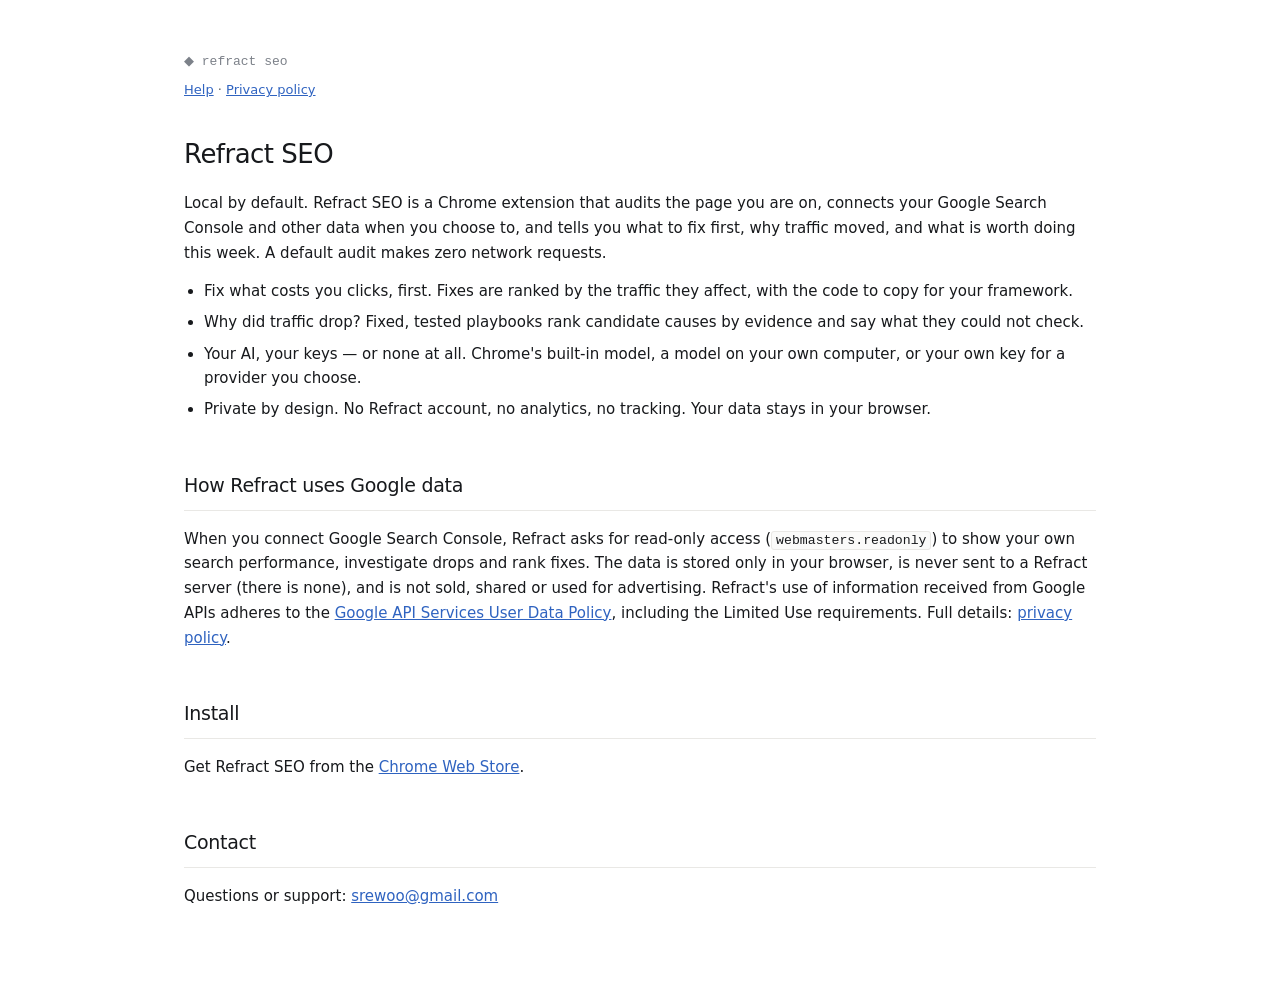
<file: index.html>
<!doctype html>
<html lang="en">
  <head>
    <meta charset="utf-8" />
    <meta name="viewport" content="width=device-width,initial-scale=1" />
    <title>Refract SEO — the SEO assistant that stays on your machine</title>
    <meta name="description" content="Refract SEO is a Chrome extension that audits the page you are on, explains your Search Console data and tells you what to fix first. Local by default." />
    <link rel="icon" href="site/refract-seo/icon.png" />
    <link rel="stylesheet" href="site/refract-seo/help.css" />
  </head>
  <body>
    <header>
      <span class="mark">&#9670; refract seo</span>
      <p class="sub"><a href="site/refract-seo/help.html">Help</a> · <a href="site/refract-seo/privacy.html">Privacy policy</a></p>
    </header>
    <main>
      <h1>Refract SEO</h1>
      <p><strong>Local by default.</strong> Refract SEO is a Chrome extension that audits the page you are on, connects your Google Search Console and other data when you choose to, and tells you what to fix first, why traffic moved, and what is worth doing this week. A default audit makes zero network requests.</p>
      <ul>
        <li><strong>Fix what costs you clicks, first.</strong> Fixes are ranked by the traffic they affect, with the code to copy for your framework.</li>
        <li><strong>Why did traffic drop?</strong> Fixed, tested playbooks rank candidate causes by evidence and say what they could not check.</li>
        <li><strong>Your AI, your keys — or none at all.</strong> Chrome's built-in model, a model on your own computer, or your own key for a provider you choose.</li>
        <li><strong>Private by design.</strong> No Refract account, no analytics, no tracking. Your data stays in your browser.</li>
      </ul>
      <h2 id="google-data">How Refract uses Google data</h2>
      <p>When you connect Google Search Console, Refract asks for read-only access (<code>webmasters.readonly</code>) to show your own search performance, investigate drops and rank fixes. The data is stored only in your browser, is never sent to a Refract server (there is none), and is not sold, shared or used for advertising. Refract's use of information received from Google APIs adheres to the <a href="https://developers.google.com/terms/api-services-user-data-policy" target="_blank" rel="noopener">Google API Services User Data Policy</a>, including the Limited Use requirements. Full details: <a href="site/refract-seo/privacy.html">privacy policy</a>.</p>
      <h2 id="install">Install</h2>
      <p>Get Refract SEO from the <a href="https://chromewebstore.google.com/detail/gdoeifncbiempdonipllfidelkaehkdg" target="_blank" rel="noopener">Chrome Web Store</a>.</p>
      <h2 id="contact">Contact</h2>
      <p>Questions or support: <a href="mailto:srewoo@gmail.com">srewoo@gmail.com</a></p>
    </main>
  </body>
</html>
</file>
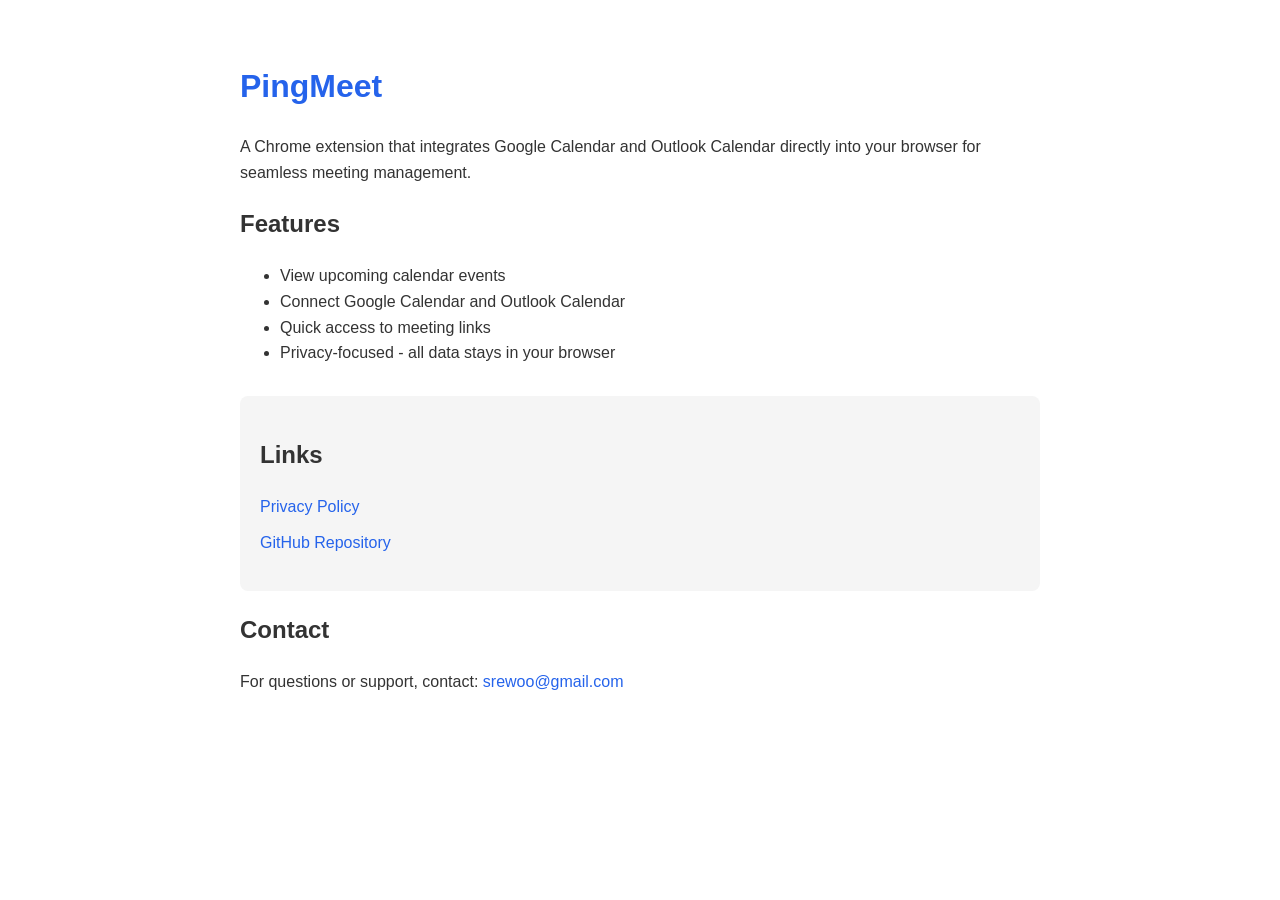
<file: pingmeet/index.html>
<!DOCTYPE html>
<html lang="en">
<head>
    <meta charset="UTF-8">
    <meta name="viewport" content="width=device-width, initial-scale=1.0">
    <meta name="google-site-verification" content="google839272f6c29a7b73" />
    <title>PingMeet - Calendar Integration Chrome Extension</title>
    <style>
        body {
            font-family: -apple-system, BlinkMacSystemFont, 'Segoe UI', Roboto, Oxygen, Ubuntu, sans-serif;
            max-width: 800px;
            margin: 0 auto;
            padding: 40px 21px;
            line-height: 1.6;
            color: #333;
        }
        h1 {
            color: #2563eb;
        }
        a {
            color: #2563eb;
            text-decoration: none;
        }
        a:hover {
            text-decoration: underline;
        }
        .links {
            margin-top: 30px;
            padding: 20px;
            background: #f5f5f5;
            border-radius: 8px;
        }
        .links ul {
            list-style: none;
            padding: 0;
        }
        .links li {
            margin: 10px 0;
        }
    </style>
</head>
<body>
    <h1>PingMeet</h1>
    <p>A Chrome extension that integrates Google Calendar and Outlook Calendar directly into your browser for seamless meeting management.</p>

    <h2>Features</h2>
    <ul>
        <li>View upcoming calendar events</li>
        <li>Connect Google Calendar and Outlook Calendar</li>
        <li>Quick access to meeting links</li>
        <li>Privacy-focused - all data stays in your browser</li>
    </ul>

    <div class="links">
        <h2>Links</h2>
        <ul>
            <li><a href="https://srewoo.github.io/pingmeet/privacy-policy.html">Privacy Policy</a></li>
            <li><a href="https://github.com/srewoo/PingMeet">GitHub Repository</a></li>
        </ul>
    </div>

    <h2>Contact</h2>
    <p>For questions or support, contact: <a href="mailto:srewoo@gmail.com">srewoo@gmail.com</a></p>
</body>
</html>
</file>
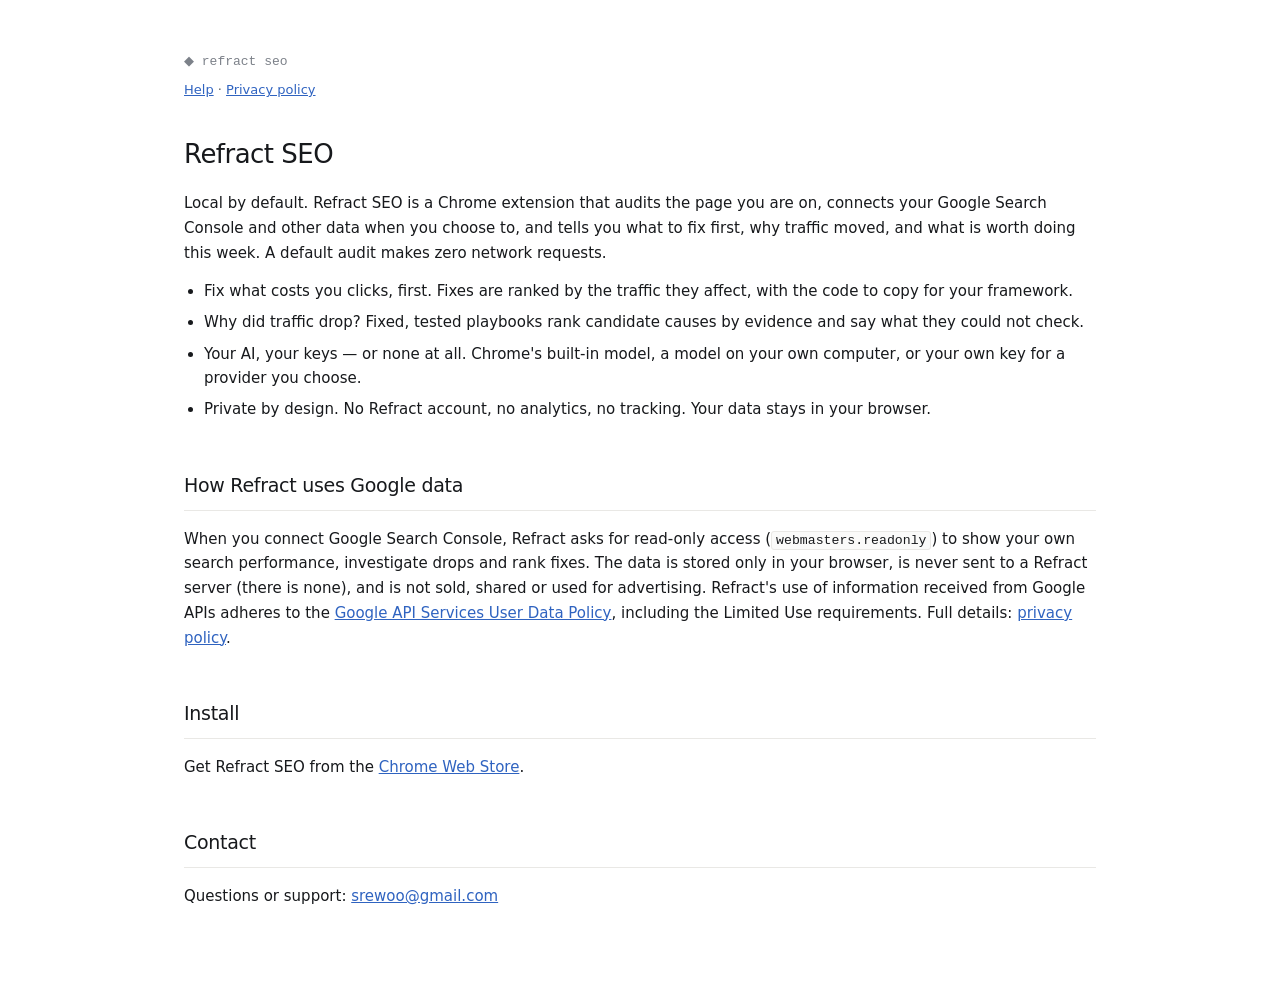
<file: site/refract-seo/index.html>
<!doctype html>
<html lang="en">
  <head>
    <meta charset="utf-8" />
    <meta name="viewport" content="width=device-width,initial-scale=1" />
    <title>Refract SEO — the SEO assistant that stays on your machine</title>
    <meta name="description" content="Refract SEO is a Chrome extension that audits the page you are on, explains your Search Console data and tells you what to fix first. Local by default." />
    <link rel="icon" href="icon.png" />
    <link rel="stylesheet" href="./help.css" />
  </head>
  <body>
    <header>
      <span class="mark">&#9670; refract seo</span>
      <p class="sub"><a href="help.html">Help</a> · <a href="privacy.html">Privacy policy</a></p>
    </header>
    <main>
      <h1>Refract SEO</h1>
      <p><strong>Local by default.</strong> Refract SEO is a Chrome extension that audits the page you are on, connects your Google Search Console and other data when you choose to, and tells you what to fix first, why traffic moved, and what is worth doing this week. A default audit makes zero network requests.</p>
      <ul>
        <li><strong>Fix what costs you clicks, first.</strong> Fixes are ranked by the traffic they affect, with the code to copy for your framework.</li>
        <li><strong>Why did traffic drop?</strong> Fixed, tested playbooks rank candidate causes by evidence and say what they could not check.</li>
        <li><strong>Your AI, your keys — or none at all.</strong> Chrome's built-in model, a model on your own computer, or your own key for a provider you choose.</li>
        <li><strong>Private by design.</strong> No Refract account, no analytics, no tracking. Your data stays in your browser.</li>
      </ul>
      <h2 id="google-data">How Refract uses Google data</h2>
      <p>When you connect Google Search Console, Refract asks for read-only access (<code>webmasters.readonly</code>) to show your own search performance, investigate drops and rank fixes. The data is stored only in your browser, is never sent to a Refract server (there is none), and is not sold, shared or used for advertising. Refract's use of information received from Google APIs adheres to the <a href="https://developers.google.com/terms/api-services-user-data-policy" target="_blank" rel="noopener">Google API Services User Data Policy</a>, including the Limited Use requirements. Full details: <a href="privacy.html">privacy policy</a>.</p>
      <h2 id="install">Install</h2>
      <p>Get Refract SEO from the <a href="https://chromewebstore.google.com/detail/gdoeifncbiempdonipllfidelkaehkdg" target="_blank" rel="noopener">Chrome Web Store</a>.</p>
      <h2 id="contact">Contact</h2>
      <p>Questions or support: <a href="mailto:srewoo@gmail.com">srewoo@gmail.com</a></p>
    </main>
  </body>
</html>
</file>
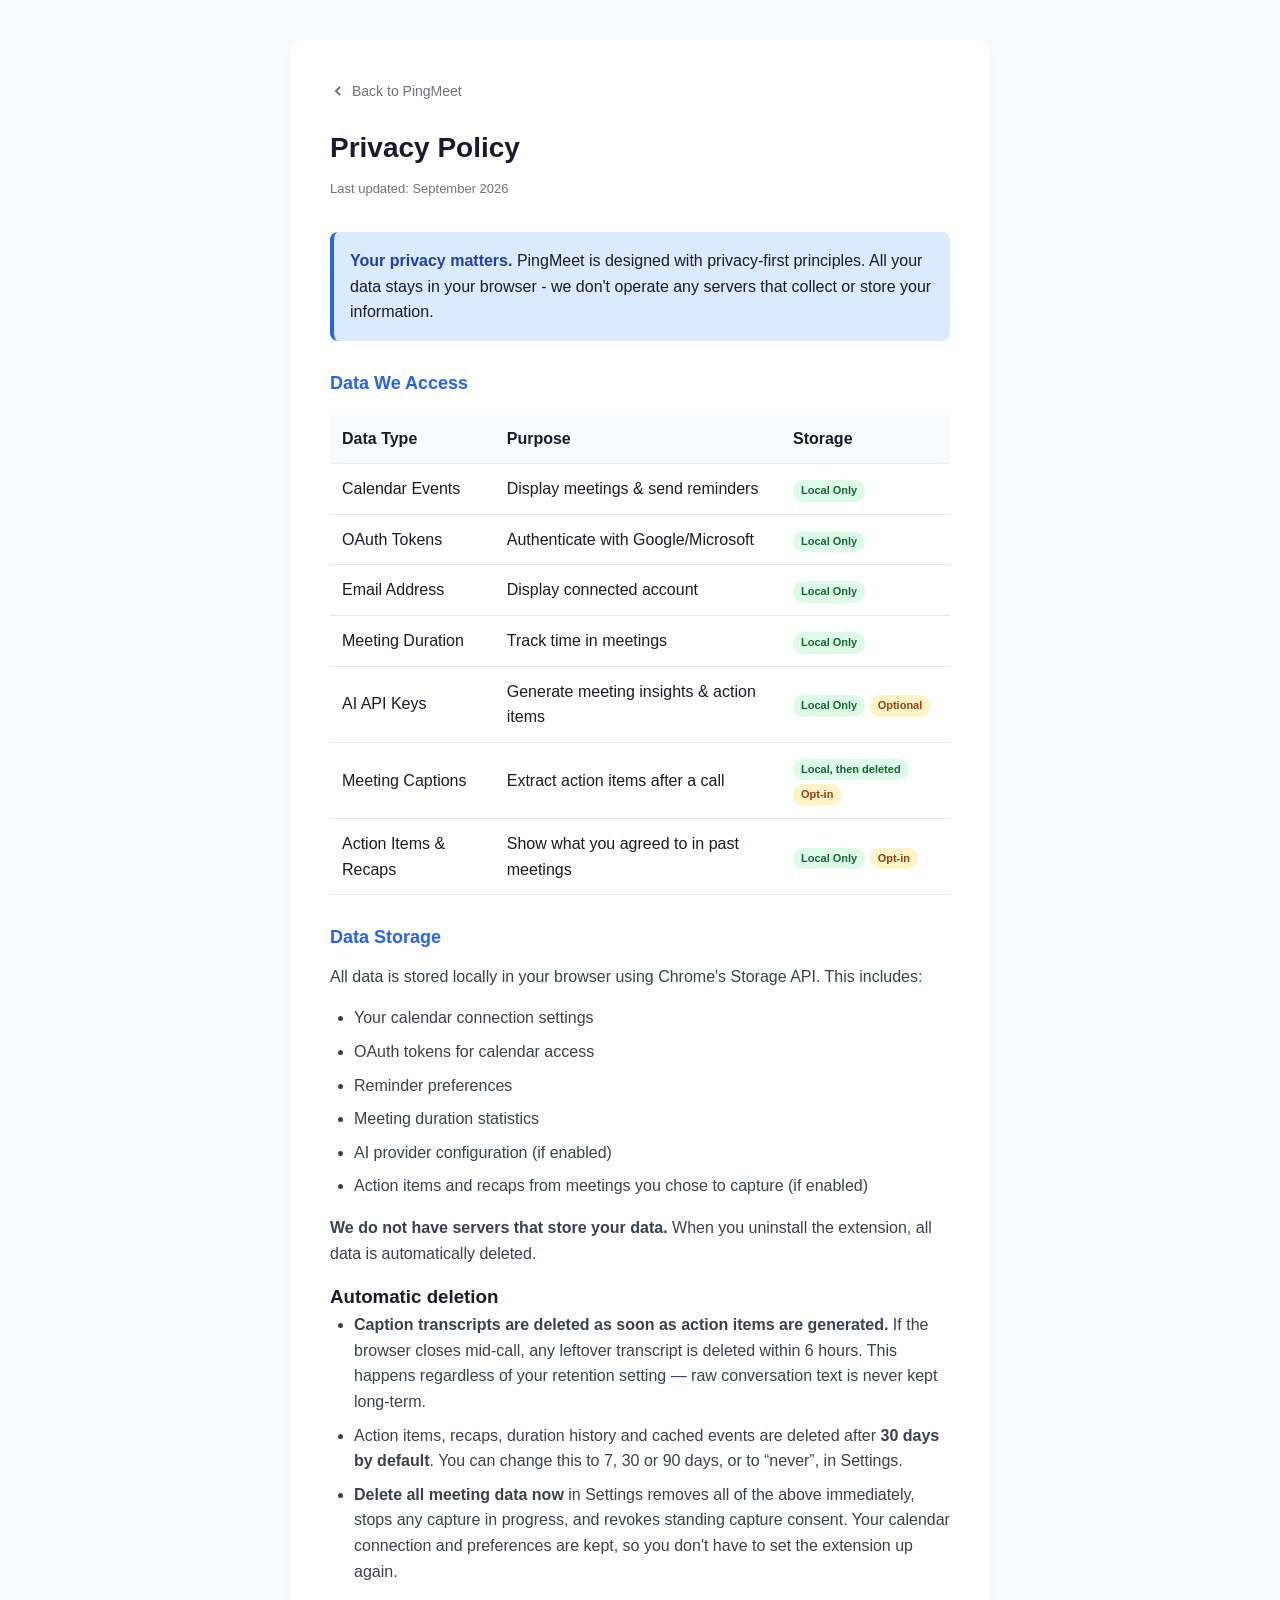
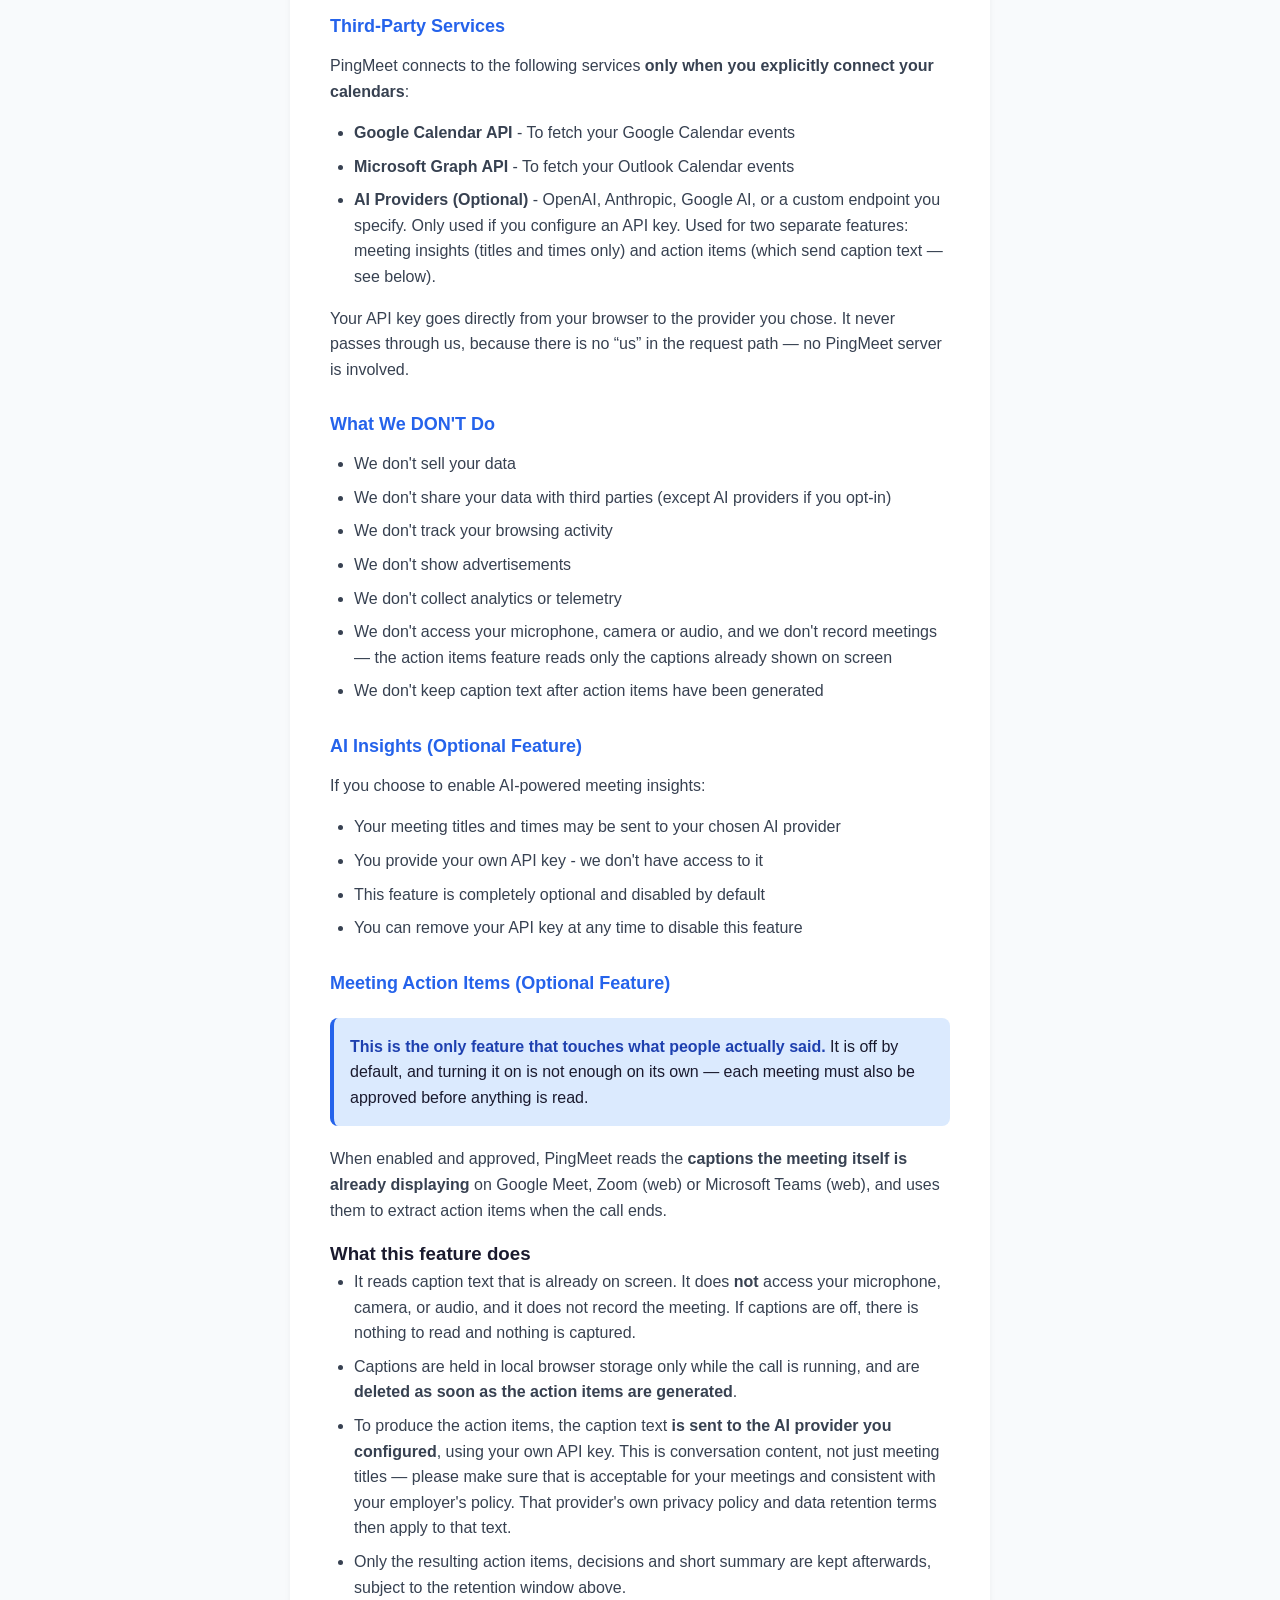
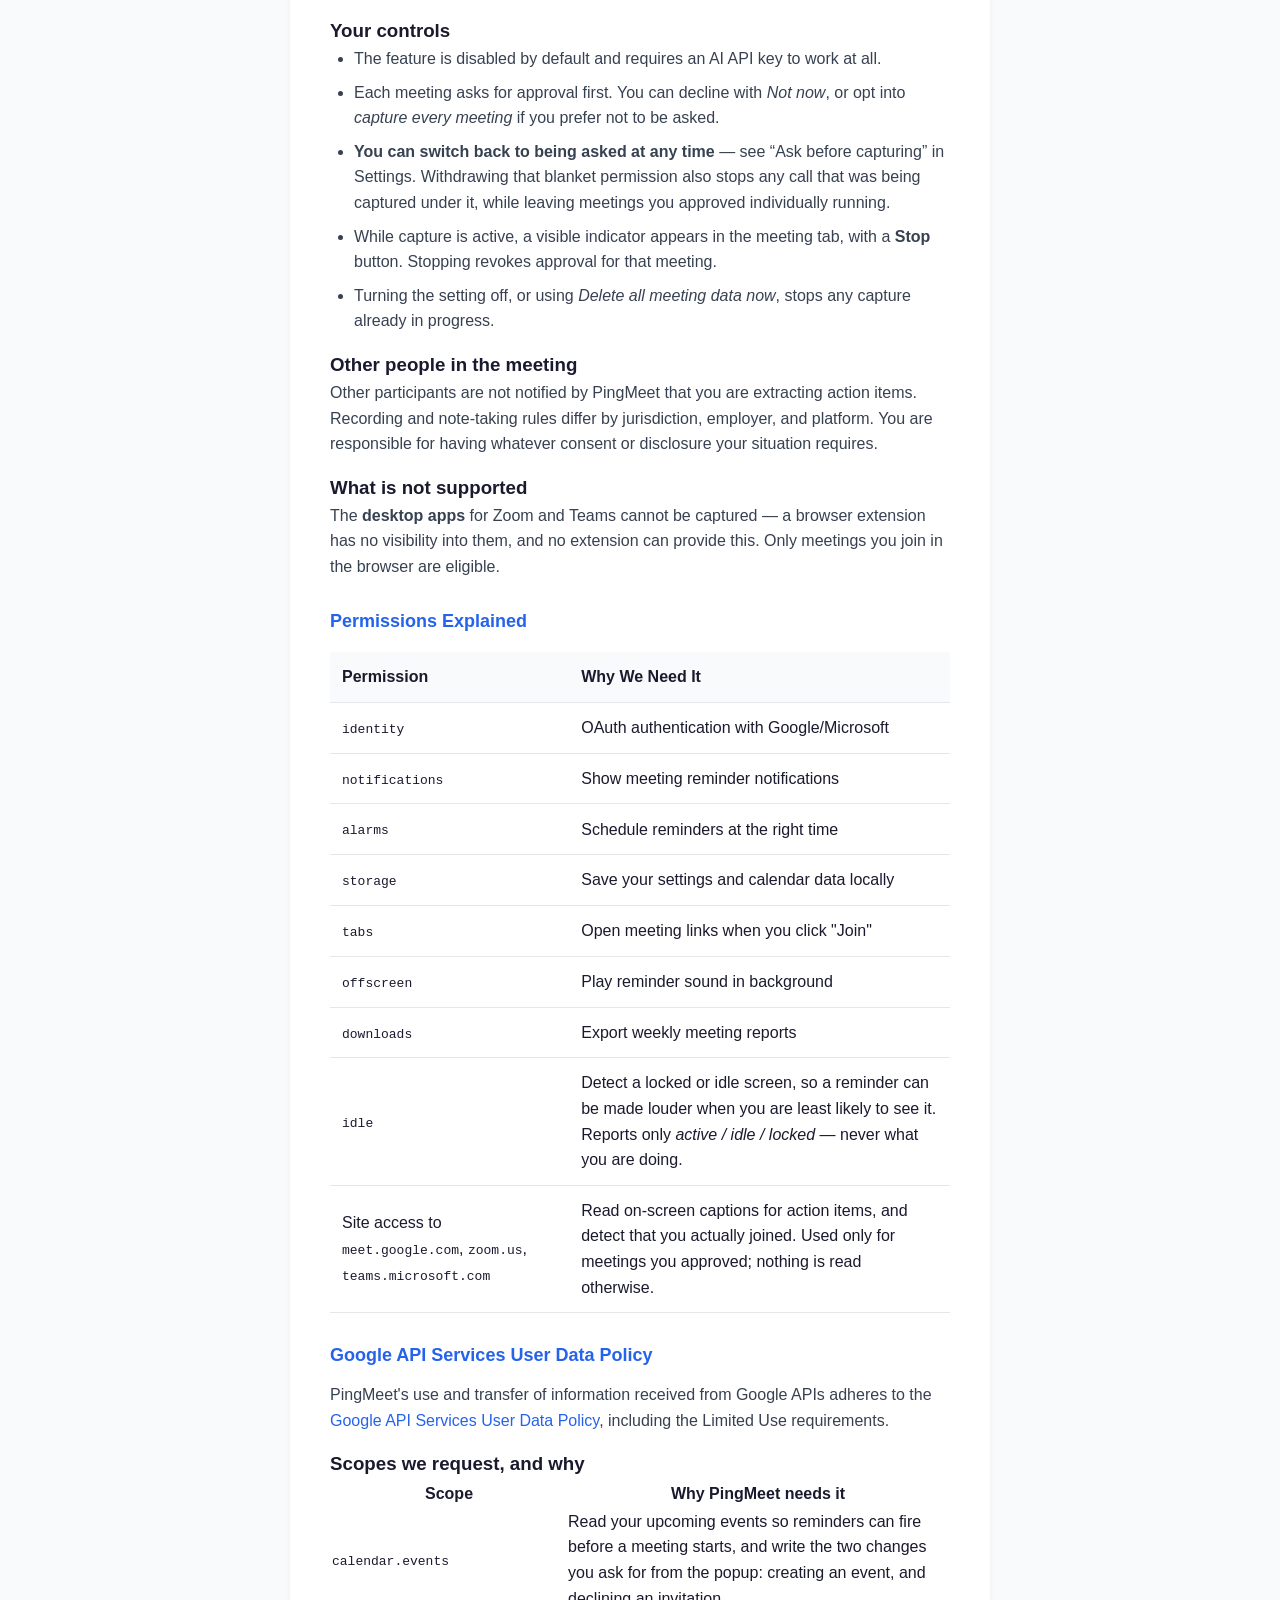
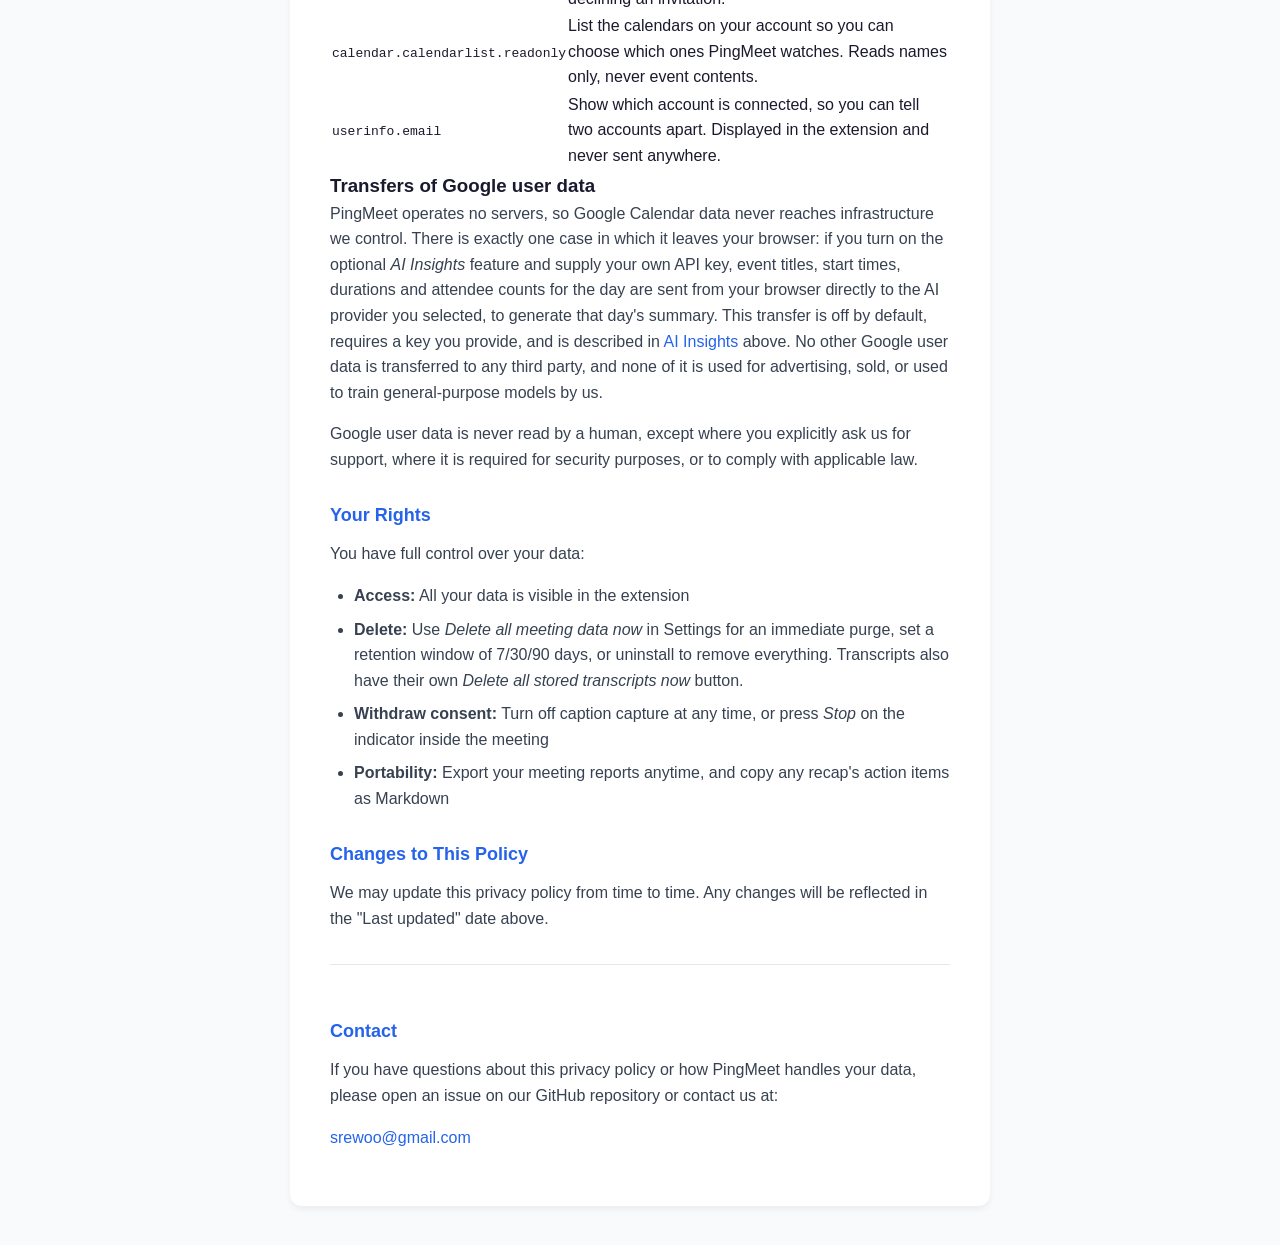
<file: pingmeet/privacy-policy.html>
<!doctype html>
<html lang="en">
  <head>
    <meta charset="UTF-8" />
    <meta name="viewport" content="width=device-width, initial-scale=1.0" />
    <title>PingMeet - Privacy Policy</title>
    <style>
      * {
        margin: 0;
        padding: 0;
        box-sizing: border-box;
      }

      body {
        font-family: -apple-system, BlinkMacSystemFont, 'Segoe UI', Roboto, sans-serif;
        background: #f8fafc;
        color: #1a1a2e;
        line-height: 1.6;
        padding: 40px 20px;
      }

      .container {
        max-width: 700px;
        margin: 0 auto;
        background: white;
        border-radius: 12px;
        box-shadow: 0 4px 6px rgba(0, 0, 0, 0.05);
        padding: 40px;
      }

      h1 {
        font-size: 28px;
        font-weight: 700;
        margin-bottom: 8px;
        color: #1a1a2e;
      }

      .last-updated {
        font-size: 13px;
        color: #6b7280;
        margin-bottom: 32px;
      }

      h2 {
        font-size: 18px;
        font-weight: 600;
        margin-top: 28px;
        margin-bottom: 12px;
        color: #2563eb;
      }

      p {
        margin-bottom: 16px;
        color: #374151;
      }

      ul {
        margin: 0 0 16px 24px;
        color: #374151;
      }

      li {
        margin-bottom: 8px;
      }

      .highlight {
        background: #dbeafe;
        padding: 16px;
        border-radius: 8px;
        margin: 20px 0;
        border-left: 4px solid #2563eb;
      }

      .highlight strong {
        color: #1e40af;
      }

      .data-table {
        width: 100%;
        border-collapse: collapse;
        margin: 16px 0;
      }

      .data-table th,
      .data-table td {
        padding: 12px;
        text-align: left;
        border-bottom: 1px solid #e5e7eb;
      }

      .data-table th {
        background: #f8fafc;
        font-weight: 600;
        color: #1a1a2e;
      }

      .badge {
        display: inline-block;
        padding: 2px 8px;
        border-radius: 12px;
        font-size: 11px;
        font-weight: 600;
      }

      .badge.local {
        background: #dcfce7;
        color: #166534;
      }

      .badge.optional {
        background: #fef3c7;
        color: #92400e;
      }

      .contact {
        margin-top: 32px;
        padding-top: 24px;
        border-top: 1px solid #e5e7eb;
      }

      a {
        color: #2563eb;
        text-decoration: none;
      }

      a:hover {
        text-decoration: underline;
      }

      .back-link {
        display: inline-flex;
        align-items: center;
        gap: 6px;
        margin-bottom: 24px;
        font-size: 14px;
        color: #6b7280;
      }

      .back-link:hover {
        color: #2563eb;
      }
    </style>
  </head>
  <body>
    <div class="container">
      <a href="https://srewoo.github.io/pingmeet/" class="back-link">
        <svg
          width="16"
          height="16"
          viewBox="0 0 16 16"
          fill="none"
          stroke="currentColor"
          stroke-width="2"
        >
          <path d="M10 12L6 8l4-4" />
        </svg>
        Back to PingMeet
      </a>

      <h1>Privacy Policy</h1>
      <p class="last-updated">Last updated: September 2026</p>

      <div class="highlight">
        <strong>Your privacy matters.</strong> PingMeet is designed with privacy-first principles.
        All your data stays in your browser - we don't operate any servers that collect or store
        your information.
      </div>

      <h2>Data We Access</h2>
      <table class="data-table">
        <thead>
          <tr>
            <th>Data Type</th>
            <th>Purpose</th>
            <th>Storage</th>
          </tr>
        </thead>
        <tbody>
          <tr>
            <td>Calendar Events</td>
            <td>Display meetings & send reminders</td>
            <td><span class="badge local">Local Only</span></td>
          </tr>
          <tr>
            <td>OAuth Tokens</td>
            <td>Authenticate with Google/Microsoft</td>
            <td><span class="badge local">Local Only</span></td>
          </tr>
          <tr>
            <td>Email Address</td>
            <td>Display connected account</td>
            <td><span class="badge local">Local Only</span></td>
          </tr>
          <tr>
            <td>Meeting Duration</td>
            <td>Track time in meetings</td>
            <td><span class="badge local">Local Only</span></td>
          </tr>
          <tr>
            <td>AI API Keys</td>
            <td>Generate meeting insights &amp; action items</td>
            <td>
              <span class="badge local">Local Only</span>
              <span class="badge optional">Optional</span>
            </td>
          </tr>
          <tr>
            <td>Meeting Captions</td>
            <td>Extract action items after a call</td>
            <td>
              <span class="badge local">Local, then deleted</span>
              <span class="badge optional">Opt-in</span>
            </td>
          </tr>
          <tr>
            <td>Action Items &amp; Recaps</td>
            <td>Show what you agreed to in past meetings</td>
            <td>
              <span class="badge local">Local Only</span>
              <span class="badge optional">Opt-in</span>
            </td>
          </tr>
        </tbody>
      </table>

      <h2>Data Storage</h2>
      <p>All data is stored locally in your browser using Chrome's Storage API. This includes:</p>
      <ul>
        <li>Your calendar connection settings</li>
        <li>OAuth tokens for calendar access</li>
        <li>Reminder preferences</li>
        <li>Meeting duration statistics</li>
        <li>AI provider configuration (if enabled)</li>
        <li>Action items and recaps from meetings you chose to capture (if enabled)</li>
      </ul>
      <p>
        <strong>We do not have servers that store your data.</strong> When you uninstall the
        extension, all data is automatically deleted.
      </p>

      <h3>Automatic deletion</h3>
      <ul>
        <li>
          <strong>Caption transcripts are deleted as soon as action items are generated.</strong>
          If the browser closes mid-call, any leftover transcript is deleted within 6 hours. This
          happens regardless of your retention setting — raw conversation text is never kept
          long-term.
        </li>
        <li>
          Action items, recaps, duration history and cached events are deleted after
          <strong>30 days by default</strong>. You can change this to 7, 30 or 90 days, or to
          &ldquo;never&rdquo;, in Settings.
        </li>
        <li>
          <strong>Delete all meeting data now</strong> in Settings removes all of the above
          immediately, stops any capture in progress, and revokes standing capture consent. Your
          calendar connection and preferences are kept, so you don't have to set the extension up
          again.
        </li>
      </ul>

      <h2>Third-Party Services</h2>
      <p>
        PingMeet connects to the following services
        <strong>only when you explicitly connect your calendars</strong>:
      </p>
      <ul>
        <li><strong>Google Calendar API</strong> - To fetch your Google Calendar events</li>
        <li><strong>Microsoft Graph API</strong> - To fetch your Outlook Calendar events</li>
        <li>
          <strong>AI Providers (Optional)</strong> - OpenAI, Anthropic, Google AI, or a custom
          endpoint you specify. Only used if you configure an API key. Used for two separate
          features: meeting insights (titles and times only) and action items (which send caption
          text &mdash; see below).
        </li>
      </ul>
      <p>
        Your API key goes directly from your browser to the provider you chose. It never passes
        through us, because there is no &ldquo;us&rdquo; in the request path &mdash; no PingMeet
        server is involved.
      </p>

      <h2>What We DON'T Do</h2>
      <ul>
        <li>We don't sell your data</li>
        <li>We don't share your data with third parties (except AI providers if you opt-in)</li>
        <li>We don't track your browsing activity</li>
        <li>We don't show advertisements</li>
        <li>We don't collect analytics or telemetry</li>
        <li>
          We don't access your microphone, camera or audio, and we don't record meetings &mdash; the
          action items feature reads only the captions already shown on screen
        </li>
        <li>We don't keep caption text after action items have been generated</li>
      </ul>

      <h2 id="ai-insights">AI Insights (Optional Feature)</h2>
      <p>If you choose to enable AI-powered meeting insights:</p>
      <ul>
        <li>Your meeting titles and times may be sent to your chosen AI provider</li>
        <li>You provide your own API key - we don't have access to it</li>
        <li>This feature is completely optional and disabled by default</li>
        <li>You can remove your API key at any time to disable this feature</li>
      </ul>

      <h2>Meeting Action Items (Optional Feature)</h2>
      <div class="highlight">
        <strong>This is the only feature that touches what people actually said.</strong> It is off
        by default, and turning it on is not enough on its own &mdash; each meeting must also be
        approved before anything is read.
      </div>
      <p>
        When enabled and approved, PingMeet reads the
        <strong>captions the meeting itself is already displaying</strong> on Google Meet, Zoom
        (web) or Microsoft Teams (web), and uses them to extract action items when the call ends.
      </p>

      <h3>What this feature does</h3>
      <ul>
        <li>
          It reads caption text that is already on screen. It does
          <strong>not</strong> access your microphone, camera, or audio, and it does not record the
          meeting. If captions are off, there is nothing to read and nothing is captured.
        </li>
        <li>
          Captions are held in local browser storage only while the call is running, and are
          <strong>deleted as soon as the action items are generated</strong>.
        </li>
        <li>
          To produce the action items, the caption text
          <strong>is sent to the AI provider you configured</strong>, using your own API key. This
          is conversation content, not just meeting titles &mdash; please make sure that is
          acceptable for your meetings and consistent with your employer's policy. That provider's
          own privacy policy and data retention terms then apply to that text.
        </li>
        <li>
          Only the resulting action items, decisions and short summary are kept afterwards, subject
          to the retention window above.
        </li>
      </ul>

      <h3>Your controls</h3>
      <ul>
        <li>The feature is disabled by default and requires an AI API key to work at all.</li>
        <li>
          Each meeting asks for approval first. You can decline with <em>Not now</em>, or opt into
          <em>capture every meeting</em> if you prefer not to be asked.
        </li>
        <li>
          <strong>You can switch back to being asked at any time</strong> &mdash; see &ldquo;Ask
          before capturing&rdquo; in Settings. Withdrawing that blanket permission also stops any
          call that was being captured under it, while leaving meetings you approved individually
          running.
        </li>
        <li>
          While capture is active, a visible indicator appears in the meeting tab, with a
          <strong>Stop</strong> button. Stopping revokes approval for that meeting.
        </li>
        <li>
          Turning the setting off, or using <em>Delete all meeting data now</em>, stops any capture
          already in progress.
        </li>
      </ul>

      <h3>Other people in the meeting</h3>
      <p>
        Other participants are not notified by PingMeet that you are extracting action items.
        Recording and note-taking rules differ by jurisdiction, employer, and platform. You are
        responsible for having whatever consent or disclosure your situation requires.
      </p>

      <h3>What is not supported</h3>
      <p>
        The <strong>desktop apps</strong> for Zoom and Teams cannot be captured &mdash; a browser
        extension has no visibility into them, and no extension can provide this. Only meetings you
        join in the browser are eligible.
      </p>

      <h2>Permissions Explained</h2>
      <table class="data-table">
        <thead>
          <tr>
            <th>Permission</th>
            <th>Why We Need It</th>
          </tr>
        </thead>
        <tbody>
          <tr>
            <td><code>identity</code></td>
            <td>OAuth authentication with Google/Microsoft</td>
          </tr>
          <tr>
            <td><code>notifications</code></td>
            <td>Show meeting reminder notifications</td>
          </tr>
          <tr>
            <td><code>alarms</code></td>
            <td>Schedule reminders at the right time</td>
          </tr>
          <tr>
            <td><code>storage</code></td>
            <td>Save your settings and calendar data locally</td>
          </tr>
          <tr>
            <td><code>tabs</code></td>
            <td>Open meeting links when you click "Join"</td>
          </tr>
          <tr>
            <td><code>offscreen</code></td>
            <td>Play reminder sound in background</td>
          </tr>
          <tr>
            <td><code>downloads</code></td>
            <td>Export weekly meeting reports</td>
          </tr>
          <tr>
            <td><code>idle</code></td>
            <td>
              Detect a locked or idle screen, so a reminder can be made louder when you are least
              likely to see it. Reports only <em>active / idle / locked</em> &mdash; never what you
              are doing.
            </td>
          </tr>
          <tr>
            <td>
              Site access to <code>meet.google.com</code>, <code>zoom.us</code>,
              <code>teams.microsoft.com</code>
            </td>
            <td>
              Read on-screen captions for action items, and detect that you actually joined. Used
              only for meetings you approved; nothing is read otherwise.
            </td>
          </tr>
        </tbody>
      </table>

      <h2>Google API Services User Data Policy</h2>
      <p>
        PingMeet's use and transfer of information received from Google APIs adheres to the
        <a
          href="https://developers.google.com/terms/api-services-user-data-policy"
          target="_blank"
          rel="noopener noreferrer"
          >Google API Services User Data Policy</a
        >, including the Limited Use requirements.
      </p>
      <h3>Scopes we request, and why</h3>
      <table>
        <thead>
          <tr>
            <th>Scope</th>
            <th>Why PingMeet needs it</th>
          </tr>
        </thead>
        <tbody>
          <tr>
            <td><code>calendar.events</code></td>
            <td>
              Read your upcoming events so reminders can fire before a meeting starts, and write the
              two changes you ask for from the popup: creating an event, and declining an
              invitation.
            </td>
          </tr>
          <tr>
            <td><code>calendar.calendarlist.readonly</code></td>
            <td>
              List the calendars on your account so you can choose which ones PingMeet watches.
              Reads names only, never event contents.
            </td>
          </tr>
          <tr>
            <td><code>userinfo.email</code></td>
            <td>
              Show which account is connected, so you can tell two accounts apart. Displayed in the
              extension and never sent anywhere.
            </td>
          </tr>
        </tbody>
      </table>
      <h3>Transfers of Google user data</h3>
      <p>
        PingMeet operates no servers, so Google Calendar data never reaches infrastructure we
        control. There is exactly one case in which it leaves your browser: if you turn on the
        optional <em>AI Insights</em> feature and supply your own API key, event titles, start
        times, durations and attendee counts for the day are sent from your browser directly to the
        AI provider you selected, to generate that day's summary. This transfer is off by default,
        requires a key you provide, and is described in
        <a href="#ai-insights">AI Insights</a> above. No other Google user data is transferred to
        any third party, and none of it is used for advertising, sold, or used to train
        general-purpose models by us.
      </p>
      <p>
        Google user data is never read by a human, except where you explicitly ask us for support,
        where it is required for security purposes, or to comply with applicable law.
      </p>

      <h2>Your Rights</h2>
      <p>You have full control over your data:</p>
      <ul>
        <li><strong>Access:</strong> All your data is visible in the extension</li>
        <li>
          <strong>Delete:</strong> Use <em>Delete all meeting data now</em> in Settings for an
          immediate purge, set a retention window of 7/30/90 days, or uninstall to remove
          everything. Transcripts also have their own <em>Delete all stored transcripts now</em>
          button.
        </li>
        <li>
          <strong>Withdraw consent:</strong> Turn off caption capture at any time, or press
          <em>Stop</em> on the indicator inside the meeting
        </li>
        <li>
          <strong>Portability:</strong> Export your meeting reports anytime, and copy any recap's
          action items as Markdown
        </li>
      </ul>

      <h2>Changes to This Policy</h2>
      <p>
        We may update this privacy policy from time to time. Any changes will be reflected in the
        "Last updated" date above.
      </p>

      <div class="contact">
        <h2>Contact</h2>
        <p>
          If you have questions about this privacy policy or how PingMeet handles your data, please
          open an issue on our GitHub repository or contact us at:
        </p>
        <p><a href="mailto:srewoo@gmail.com">srewoo@gmail.com</a></p>
      </div>
    </div>
  </body>
</html>
</file>
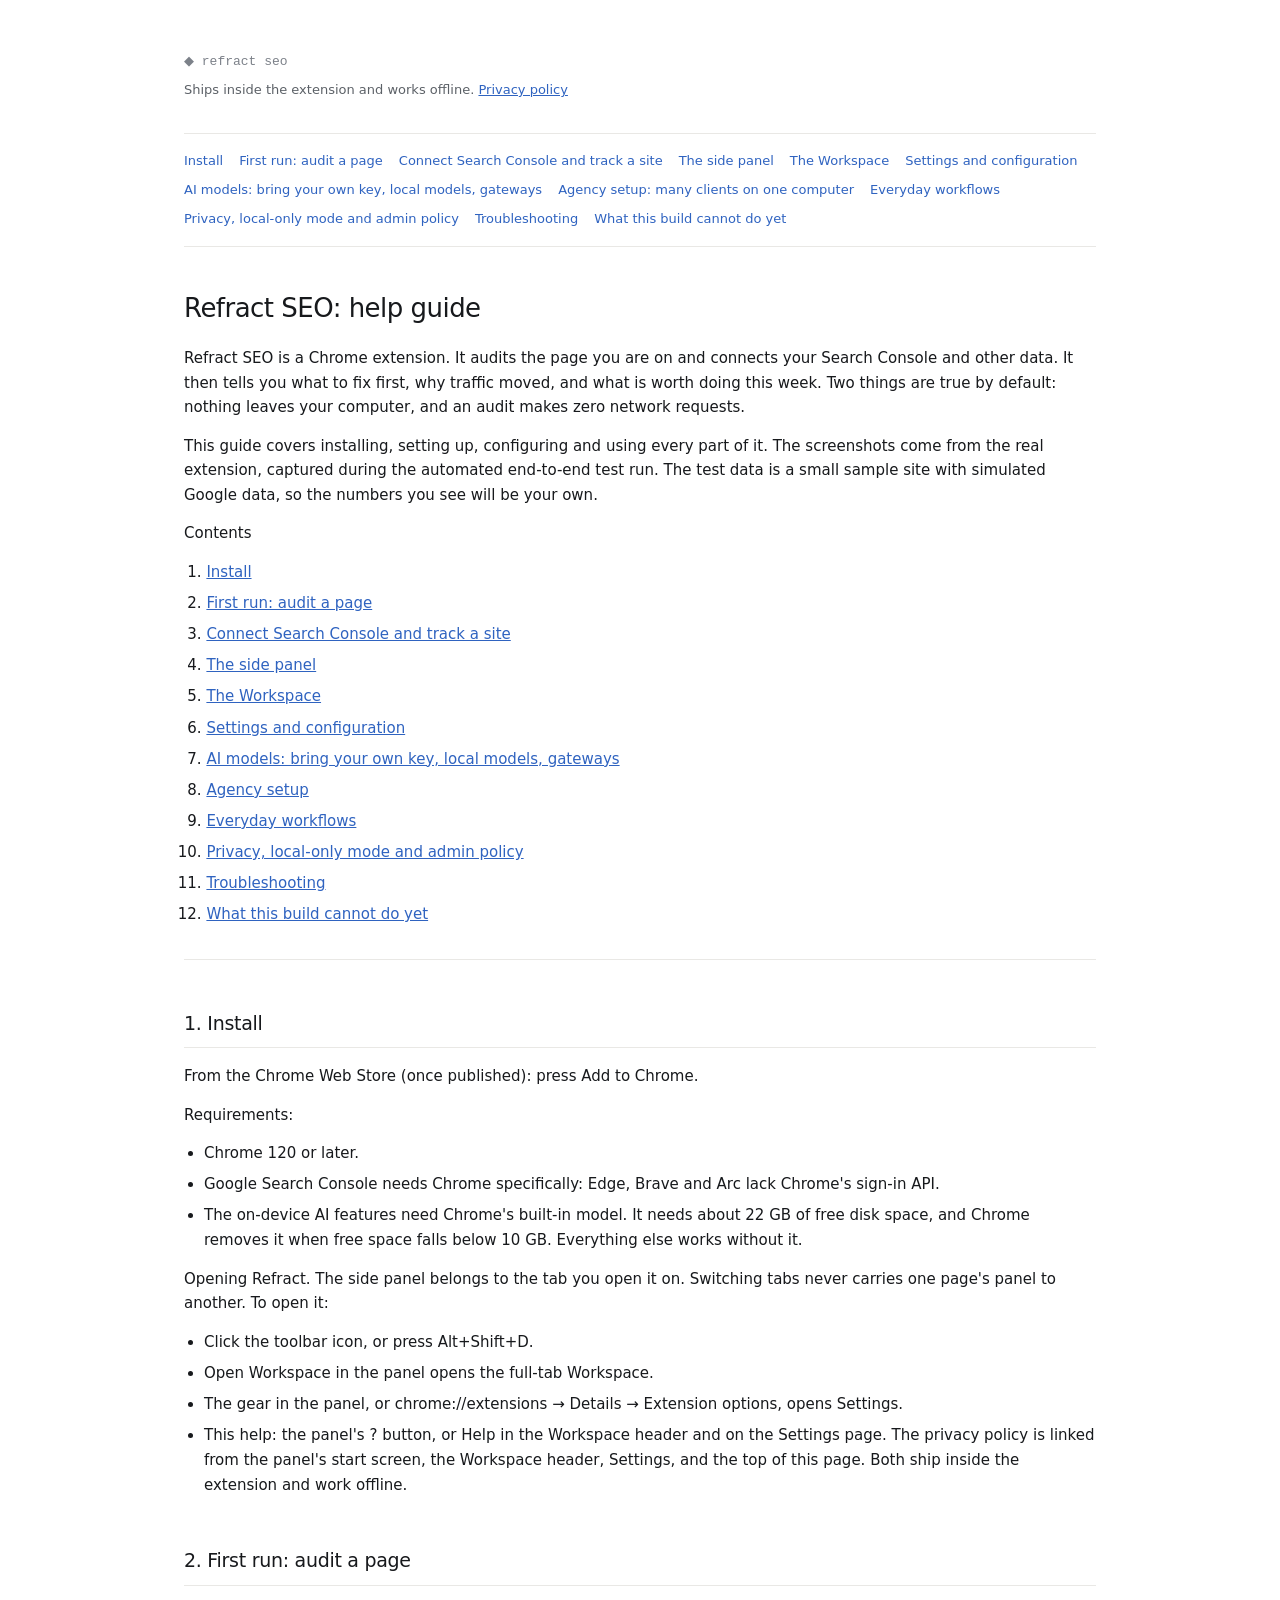
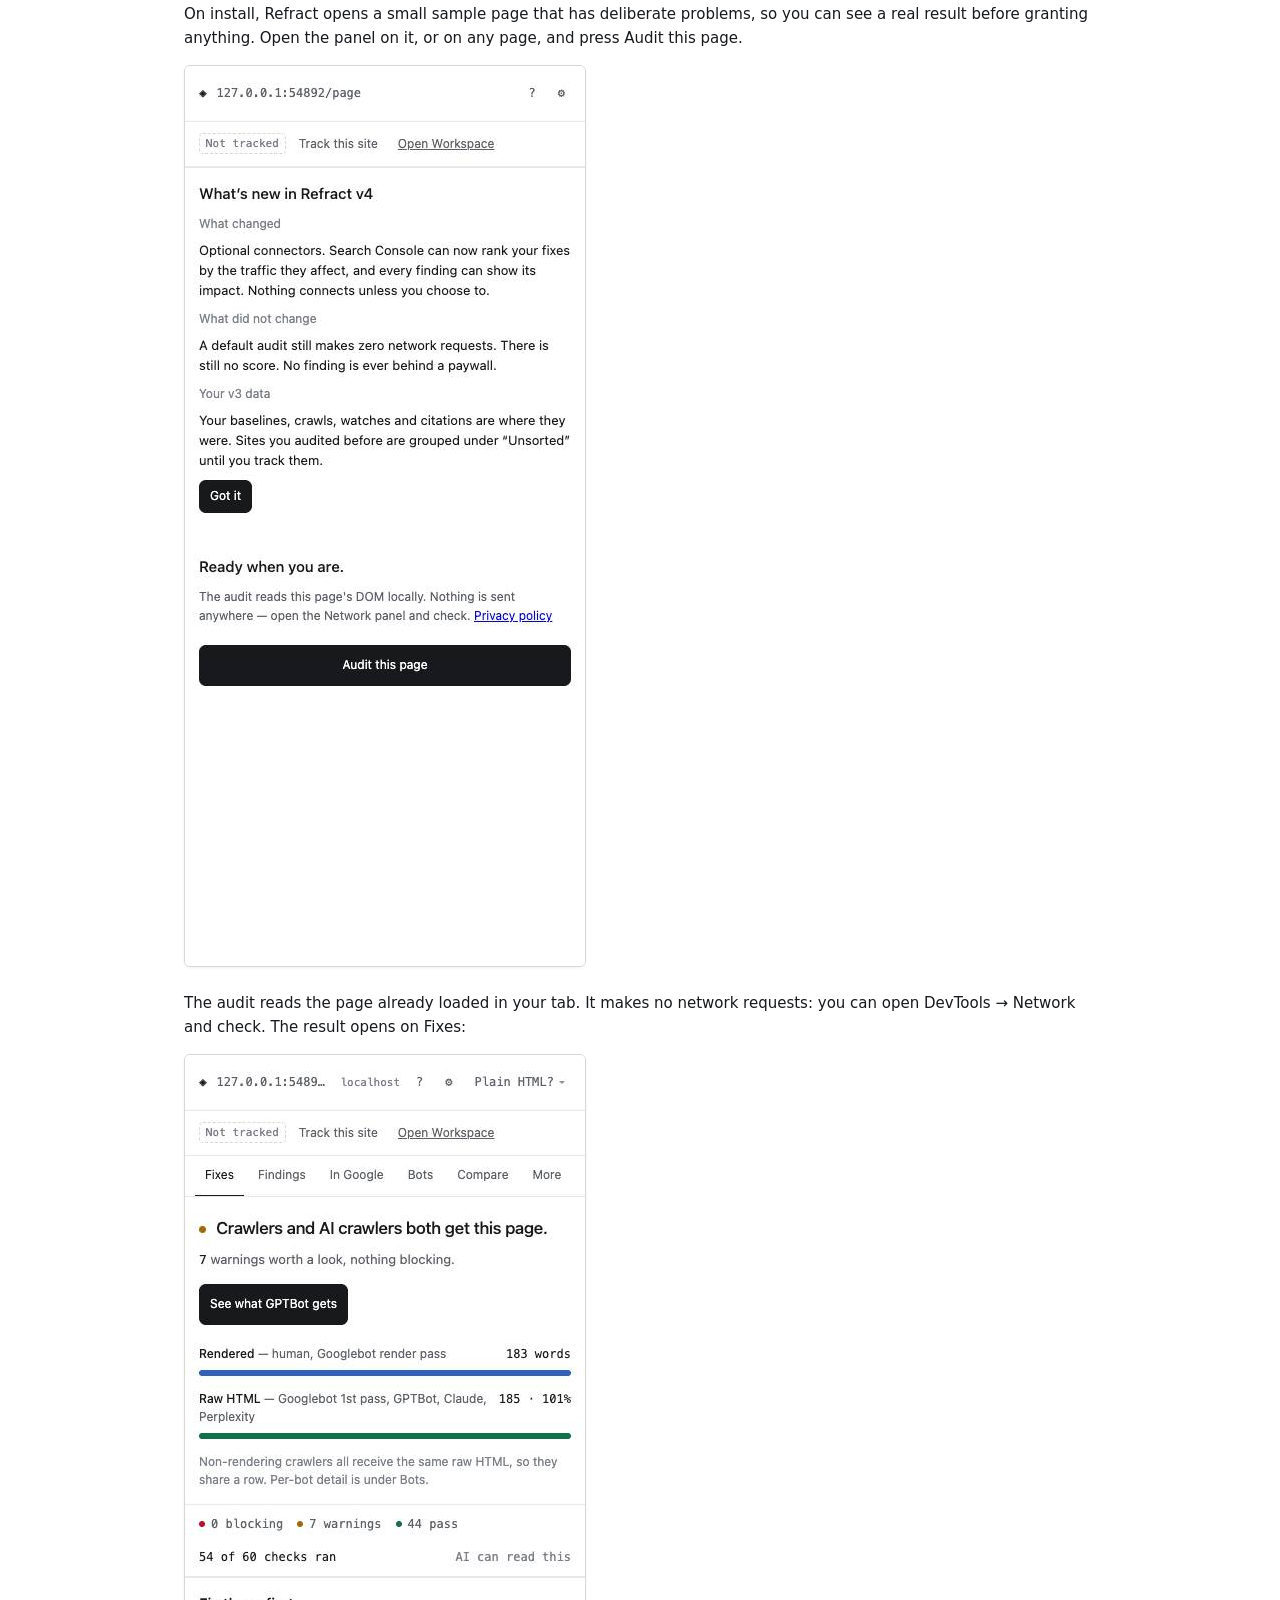
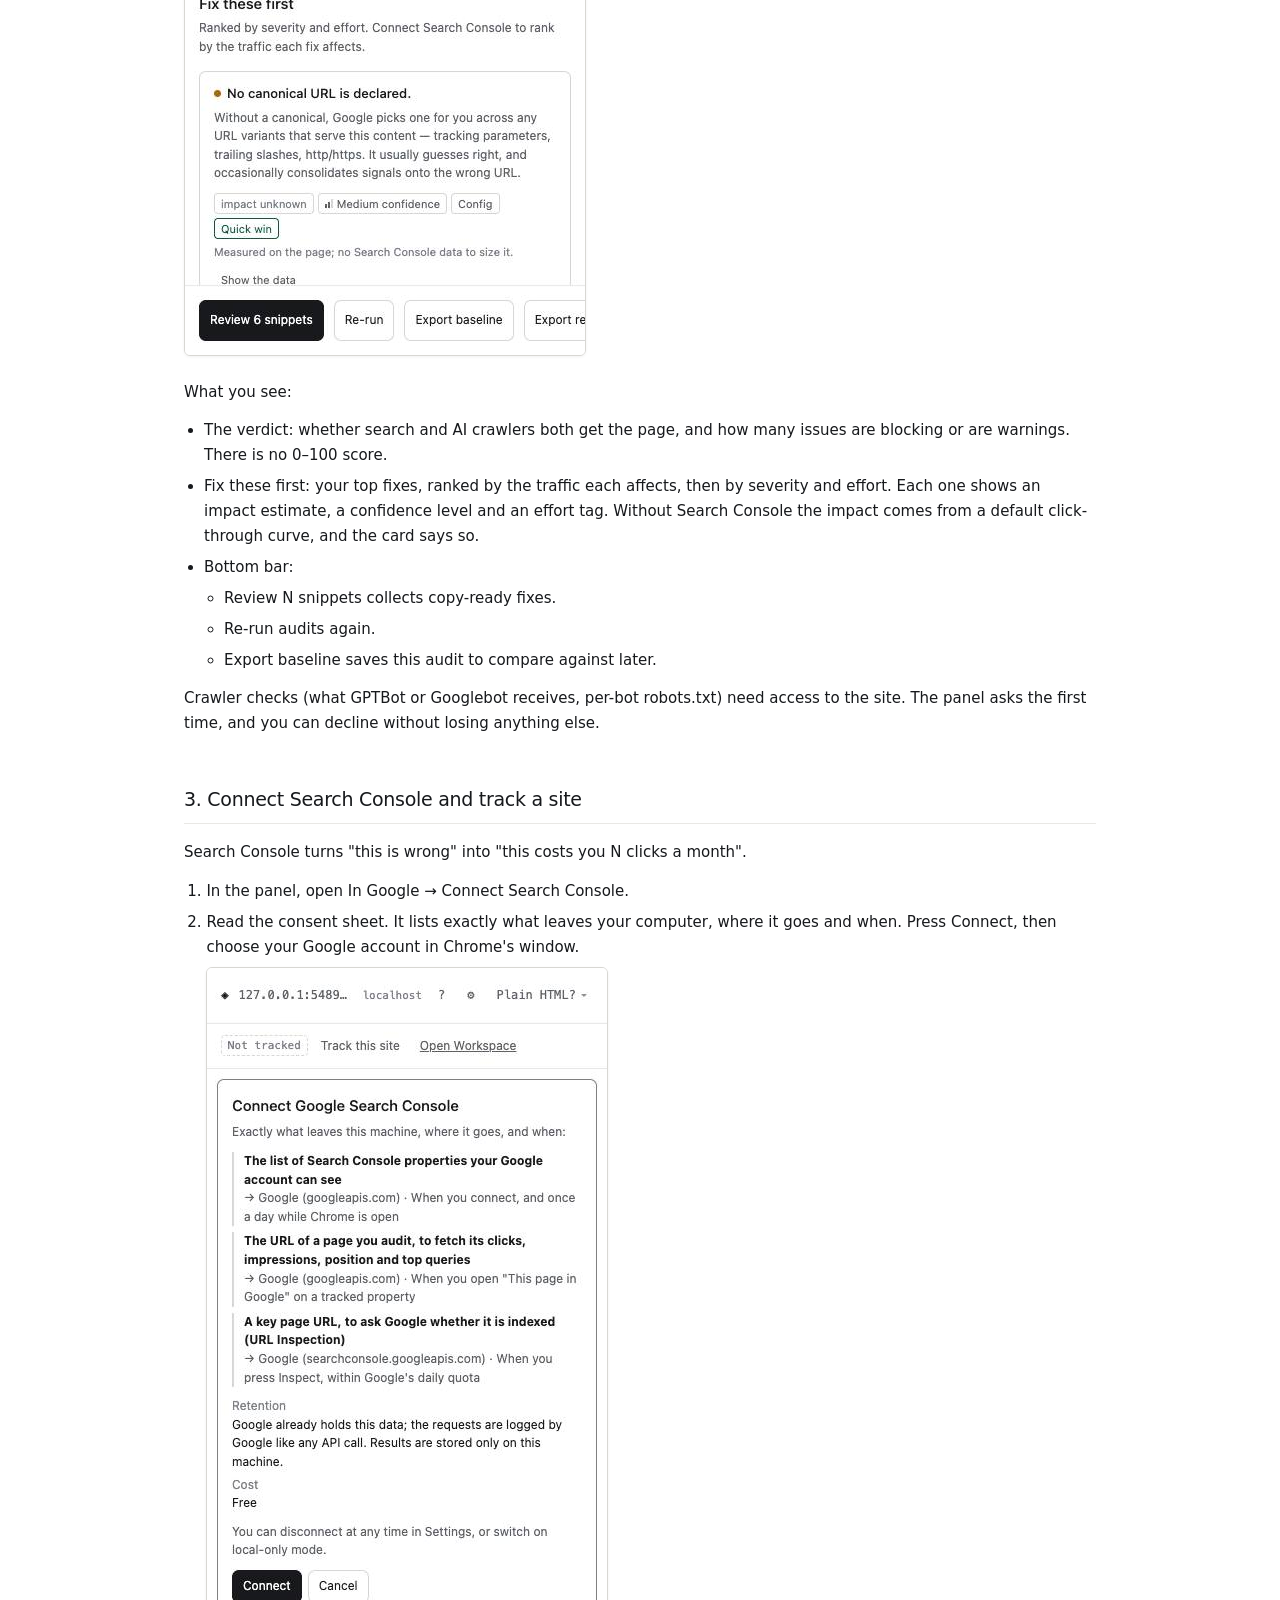
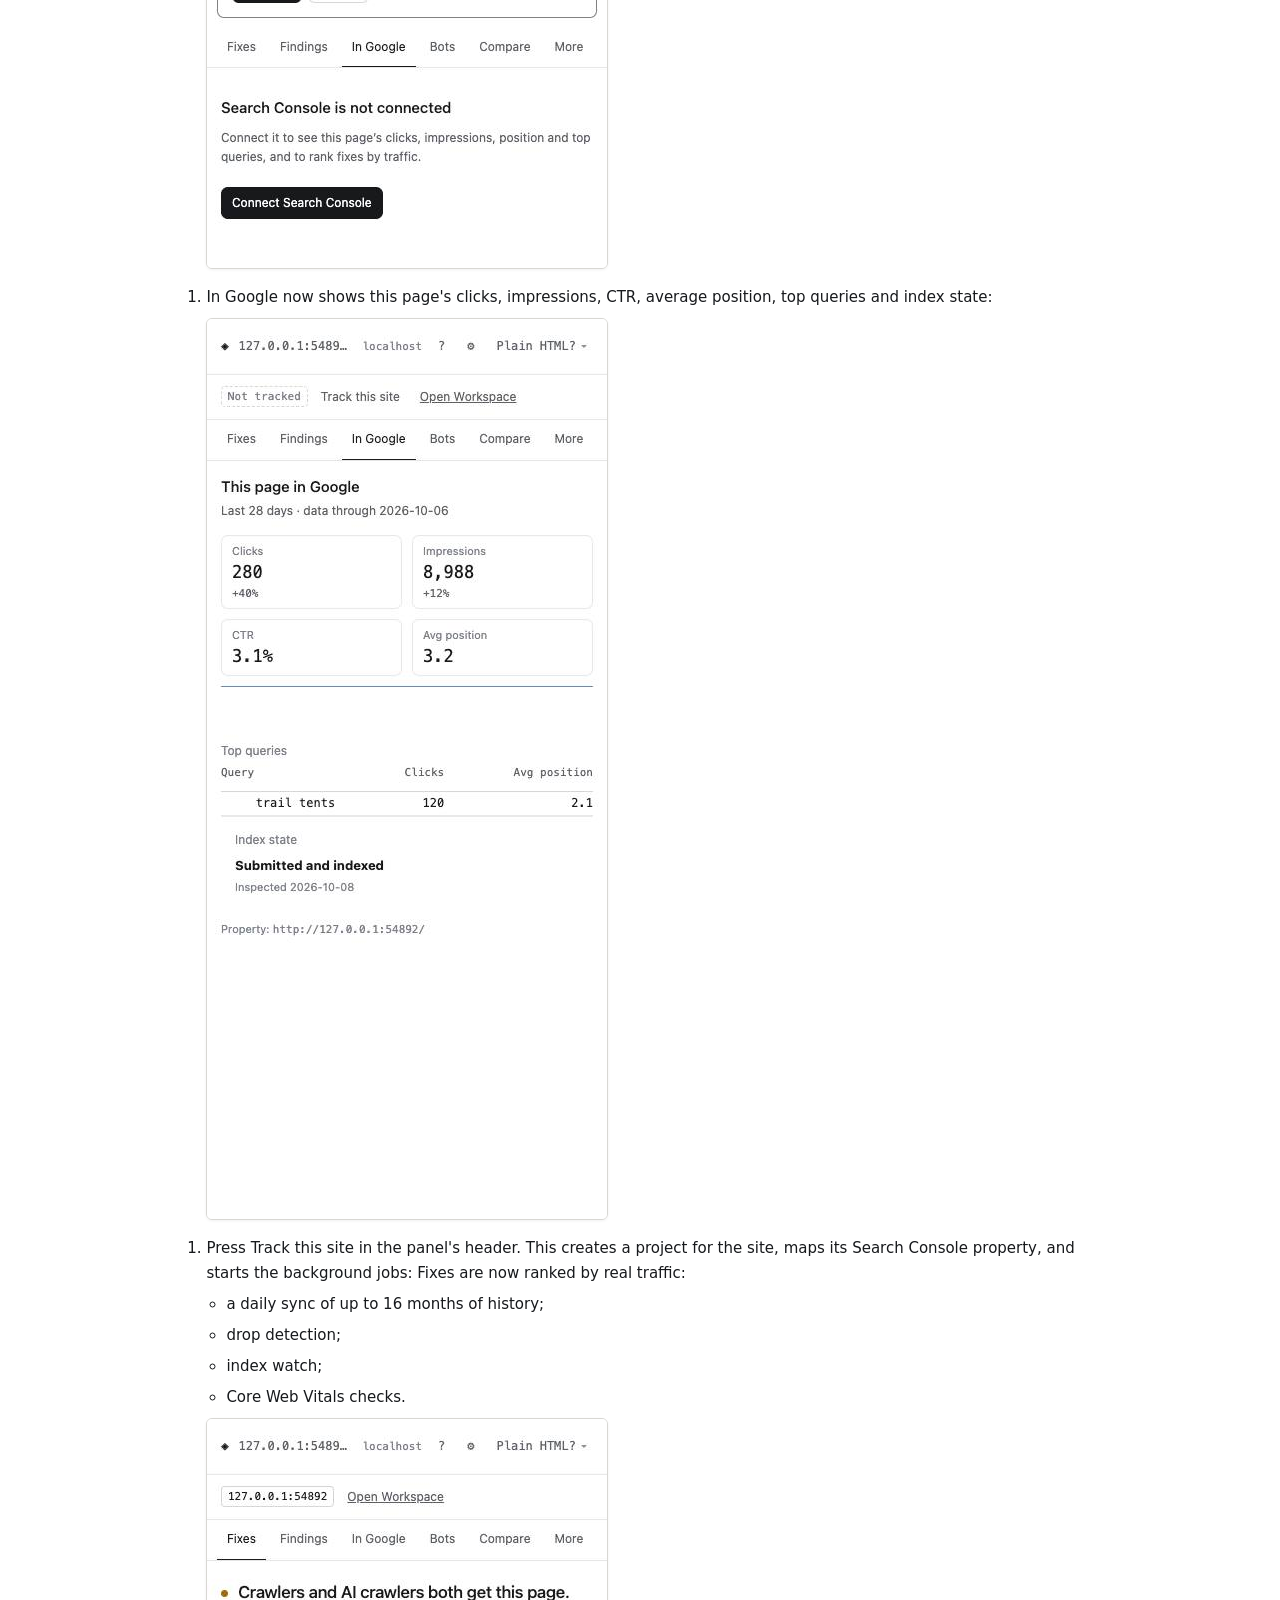
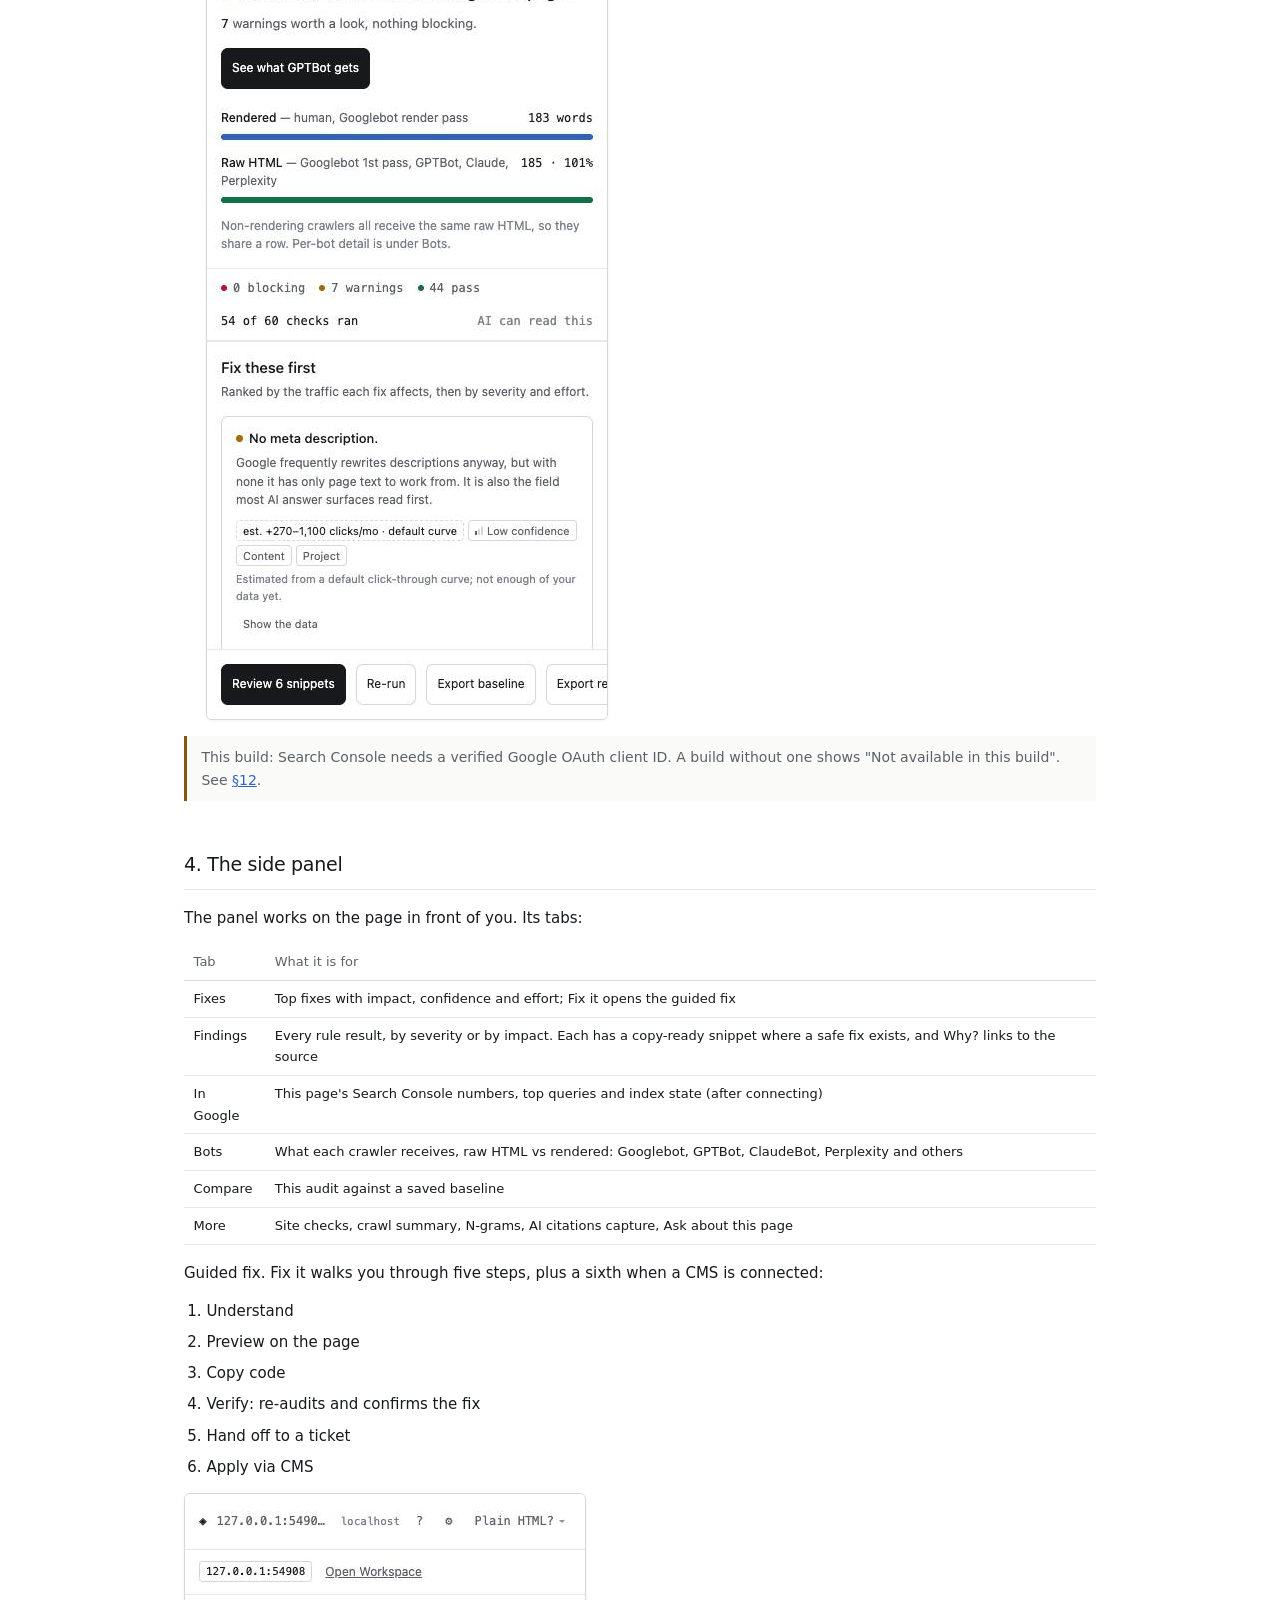
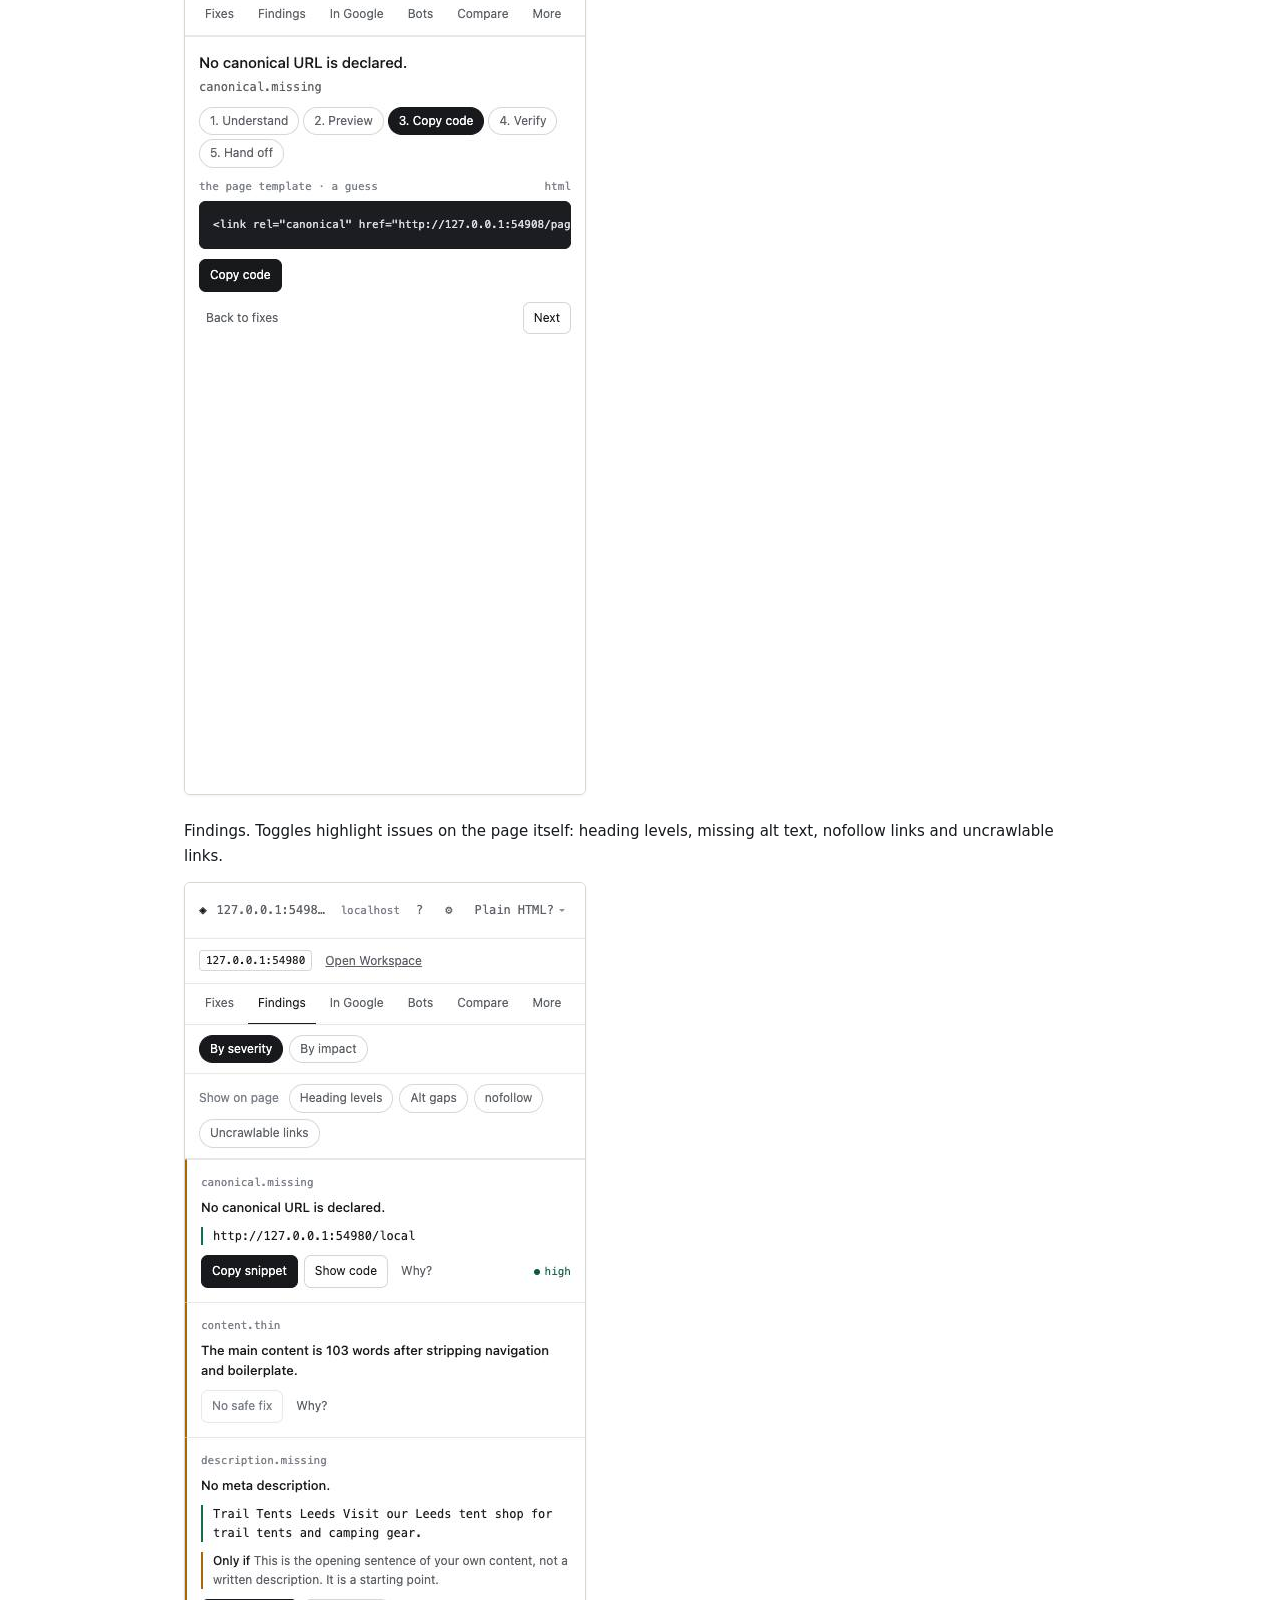
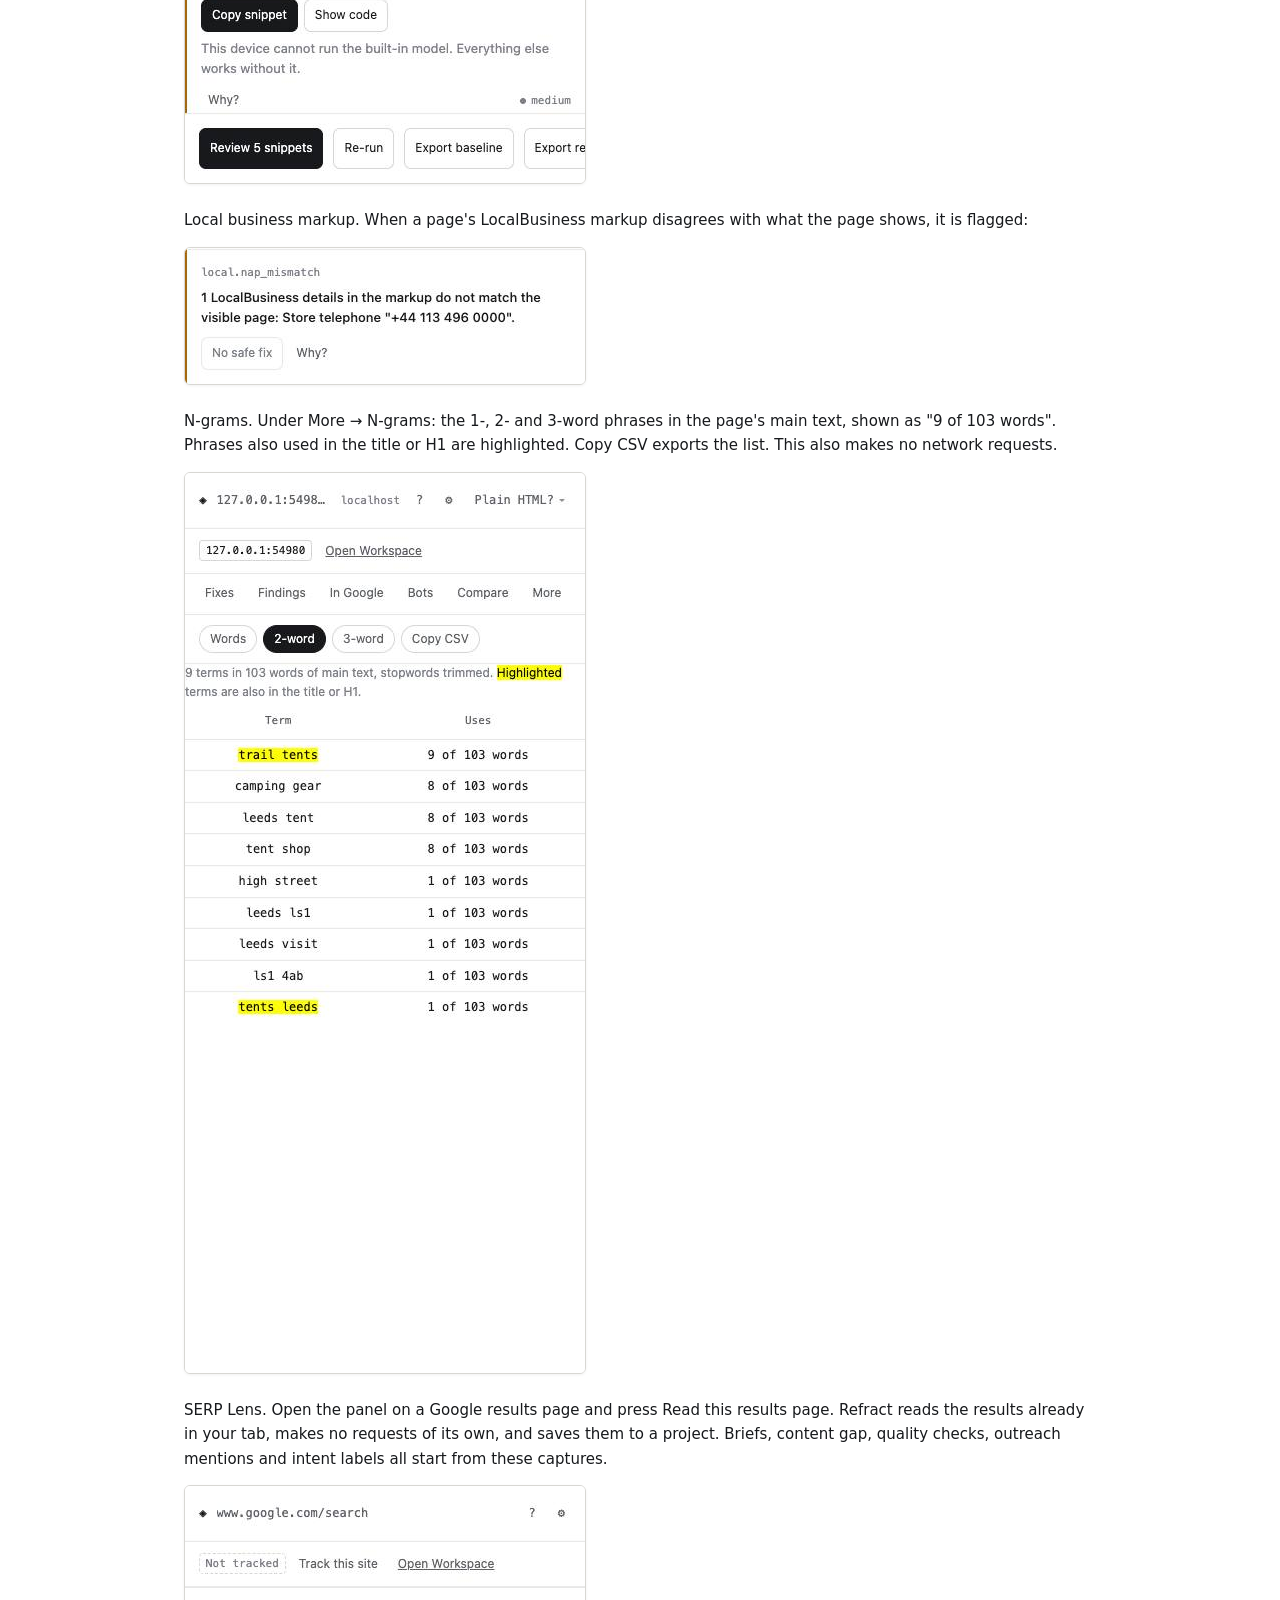
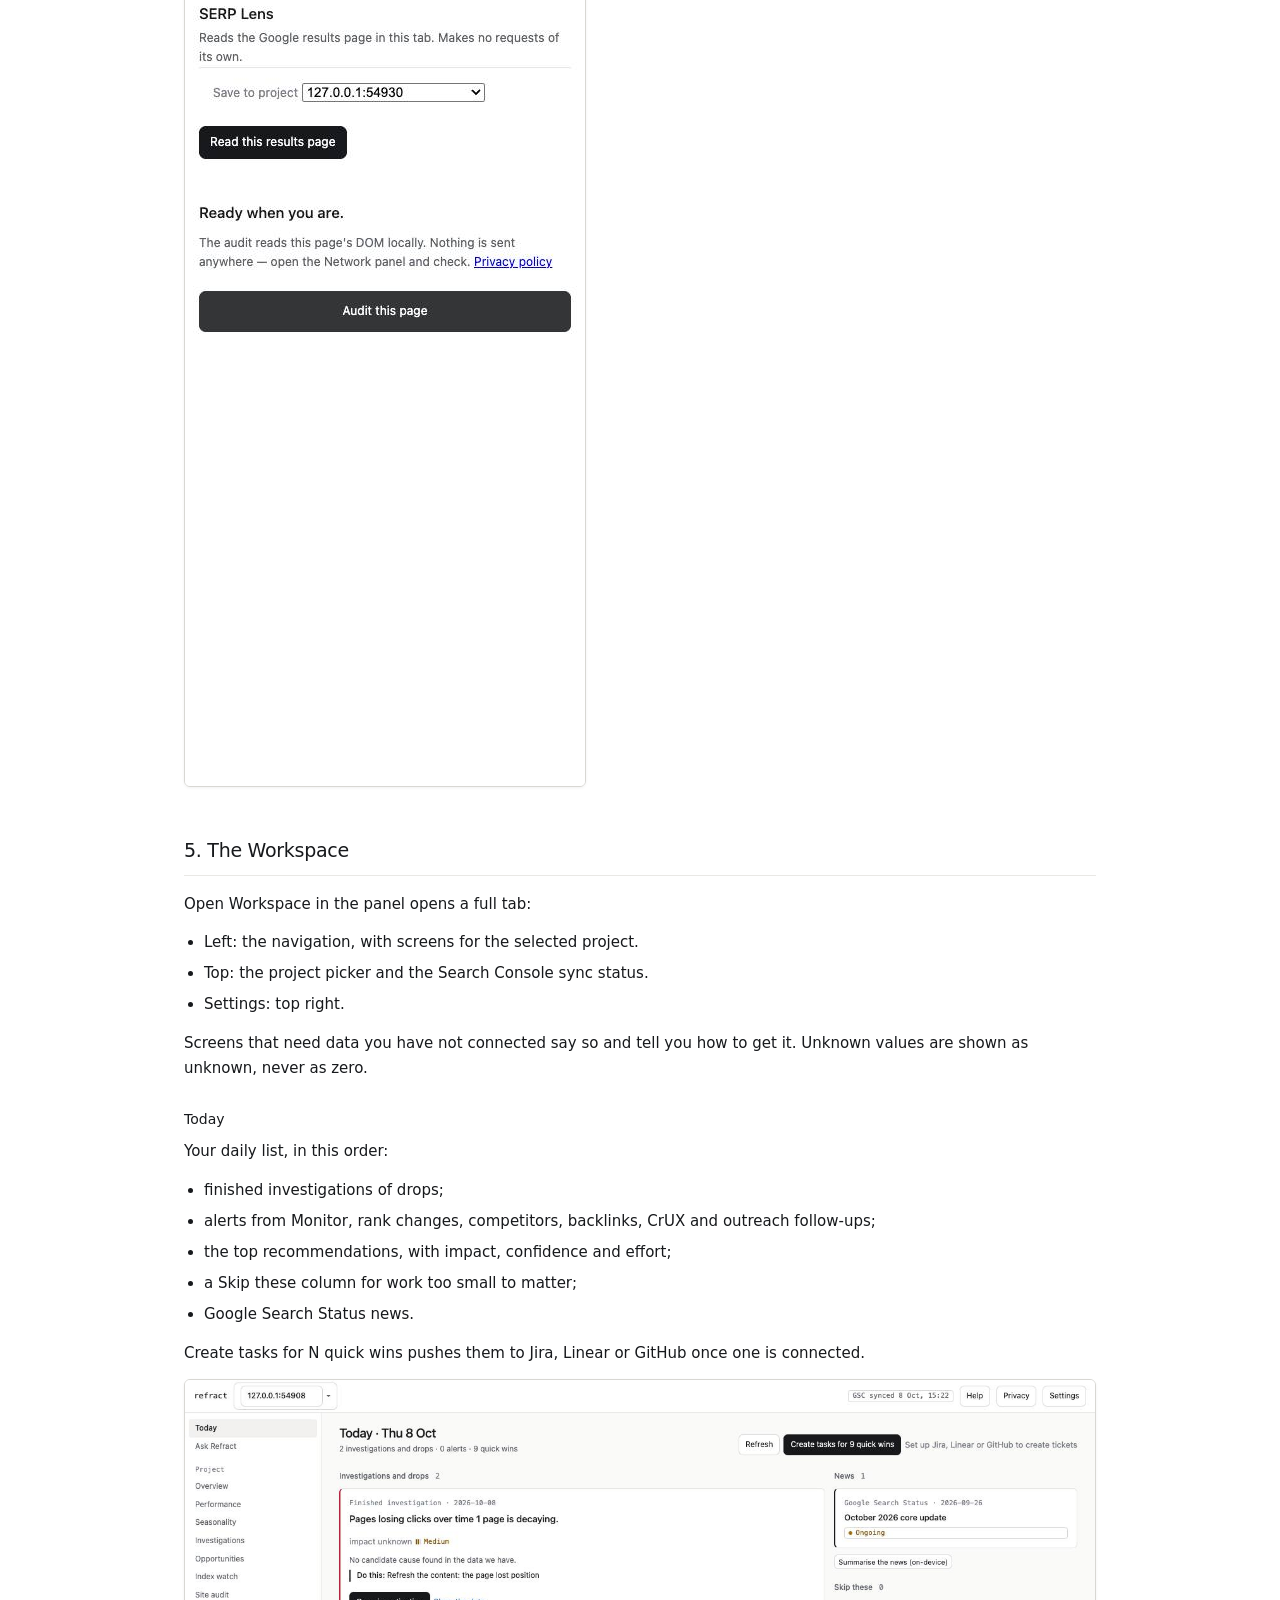
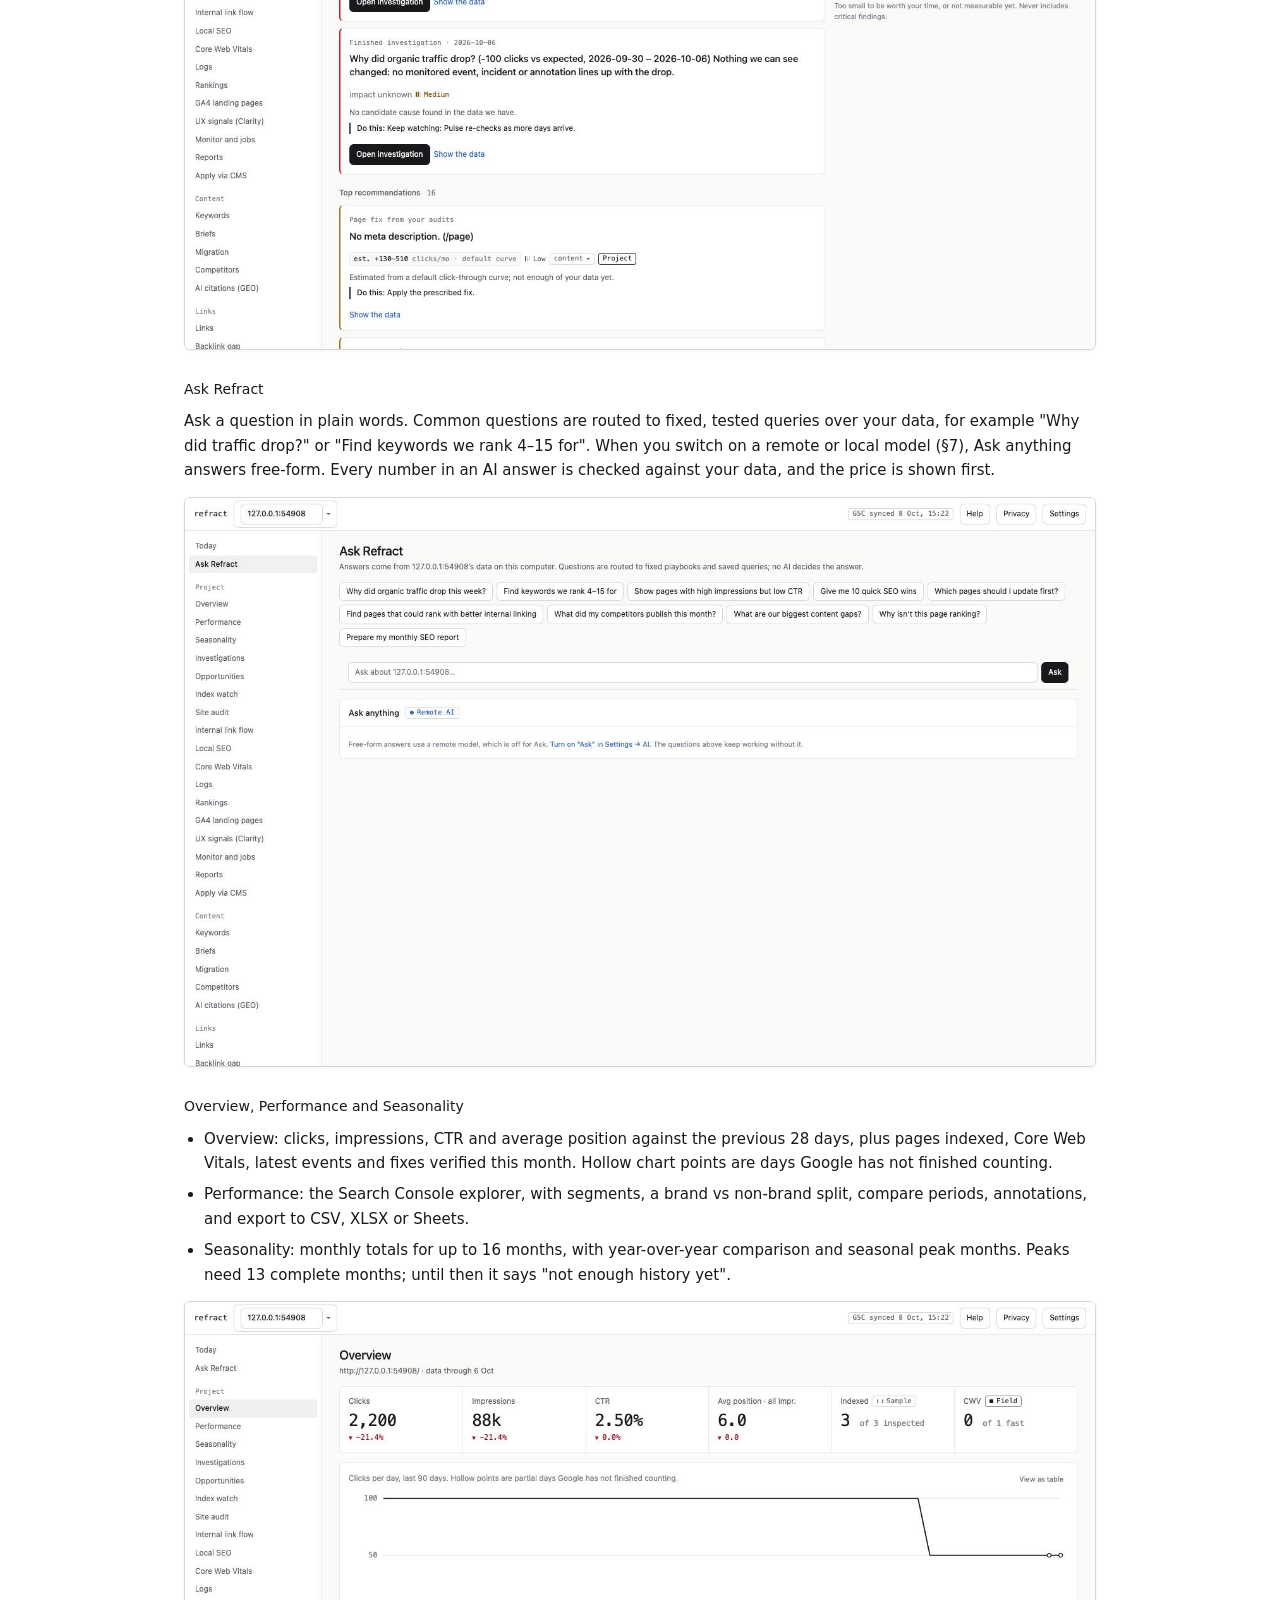
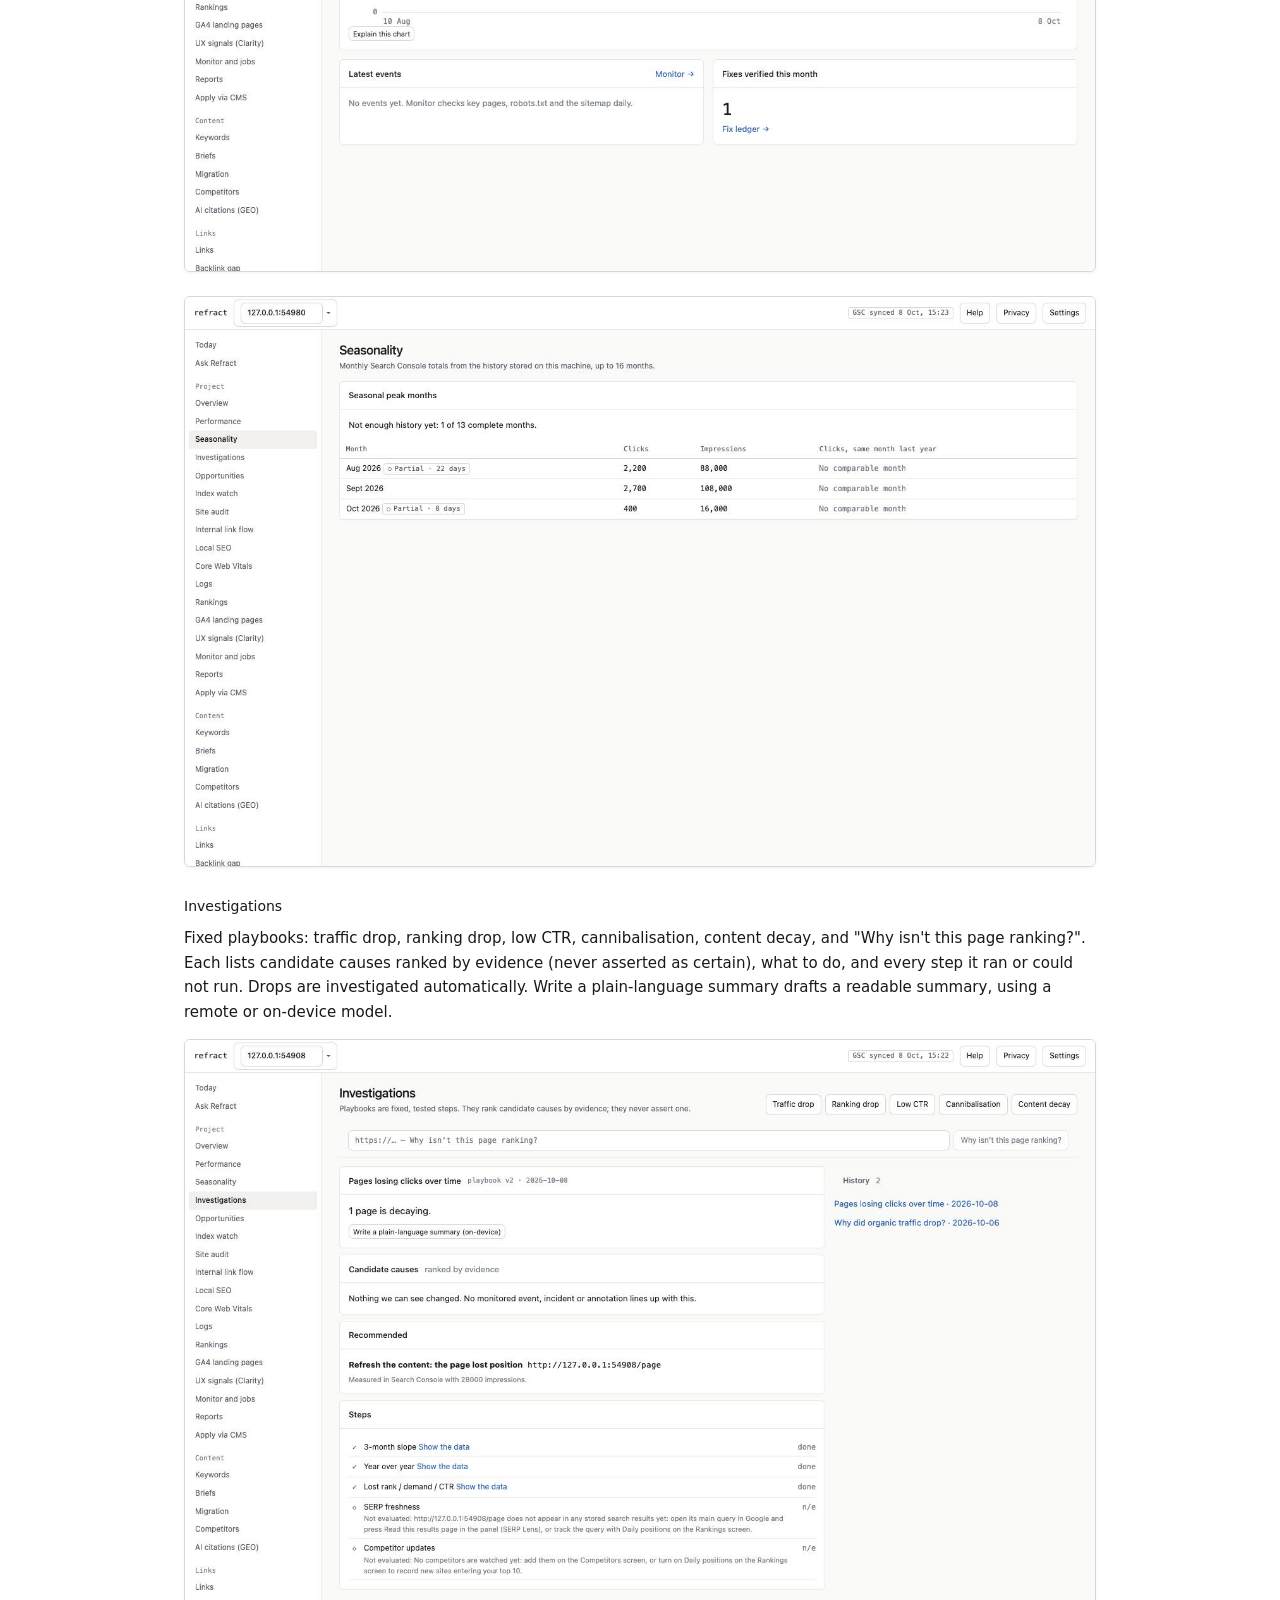
<file: site/refract-seo/help.html>
<!doctype html>
<html lang="en">
  <head>
    <meta charset="utf-8" />
    <meta name="viewport" content="width=device-width,initial-scale=1" />
    <title>Refract SEO — help</title>
    <!-- Generated by scripts/build-docs.mjs from docs/*.md: edit the Markdown, not this file. -->
    <link rel="stylesheet" href="./help.css" />
  </head>
  <body>
    <header>
      <span class="mark">&#9670; refract seo</span>
      <p class="sub">Ships inside the extension and works offline. <a href="privacy.html">Privacy policy</a></p>
    </header>
    <nav aria-label="On this page">
      <a href="#1-install">Install</a>
      <a href="#2-first-run-audit-a-page">First run: audit a page</a>
      <a href="#3-connect-search-console-and-track-a-site">Connect Search Console and track a site</a>
      <a href="#4-the-side-panel">The side panel</a>
      <a href="#5-the-workspace">The Workspace</a>
      <a href="#6-settings-and-configuration">Settings and configuration</a>
      <a href="#7-ai-models-bring-your-own-key-local-models-gateways">AI models: bring your own key, local models, gateways</a>
      <a href="#8-agency-setup-many-clients-on-one-computer">Agency setup: many clients on one computer</a>
      <a href="#9-everyday-workflows">Everyday workflows</a>
      <a href="#10-privacy-local-only-mode-and-admin-policy">Privacy, local-only mode and admin policy</a>
      <a href="#11-troubleshooting">Troubleshooting</a>
      <a href="#12-what-this-build-cannot-do-yet">What this build cannot do yet</a>
    </nav>
    <main>
<h1 id="refract-seo-help-guide">Refract SEO: help guide</h1>
<p>Refract SEO is a Chrome extension. It audits the page you are on and connects your Search Console and other data. It then tells you what to fix first, why traffic moved, and what is worth doing this week. Two things are true by default: nothing leaves your computer, and an audit makes zero network requests.</p>
<p>This guide covers installing, setting up, configuring and using every part of it. The screenshots come from the real extension, captured during the automated end-to-end test run. The test data is a small sample site with simulated Google data, so the numbers you see will be your own.</p>
<p><strong>Contents</strong></p>
<ol><li><a href="#1-install">Install</a></li><li><a href="#2-first-run-audit-a-page">First run: audit a page</a></li><li><a href="#3-connect-search-console-and-track-a-site">Connect Search Console and track a site</a></li><li><a href="#4-the-side-panel">The side panel</a></li><li><a href="#5-the-workspace">The Workspace</a></li><li><a href="#6-settings-and-configuration">Settings and configuration</a></li><li><a href="#7-ai-models-bring-your-own-key-local-models-gateways">AI models: bring your own key, local models, gateways</a></li><li><a href="#8-agency-setup-many-clients-on-one-computer">Agency setup</a></li><li><a href="#9-everyday-workflows">Everyday workflows</a></li><li><a href="#10-privacy-local-only-mode-and-admin-policy">Privacy, local-only mode and admin policy</a></li><li><a href="#11-troubleshooting">Troubleshooting</a></li><li><a href="#12-what-this-build-cannot-do-yet">What this build cannot do yet</a></li></ol>
<hr>
<h2 id="1-install">1. Install</h2>
<p><strong>From the Chrome Web Store</strong> (once published): press <strong>Add to Chrome</strong>.</p>
<p><strong>Requirements:</strong></p>
<ul><li>Chrome 120 or later.</li><li>Google Search Console needs <strong>Chrome</strong> specifically: Edge, Brave and Arc lack Chrome's sign-in API.</li><li>The on-device AI features need Chrome's built-in model. It needs about 22 GB of free disk space, and Chrome removes it when free space falls below 10 GB. Everything else works without it.</li></ul>
<p><strong>Opening Refract.</strong> The side panel belongs to the tab you open it on. Switching tabs never carries one page's panel to another. To open it:</p>
<ul><li>Click the toolbar icon, or press <strong>Alt+Shift+D</strong>.</li><li><strong>Open Workspace</strong> in the panel opens the full-tab Workspace.</li><li>The <strong>gear</strong> in the panel, or <strong>chrome://extensions → Details → Extension options</strong>, opens Settings.</li><li><strong>This help:</strong> the panel's <strong>?</strong> button, or <strong>Help</strong> in the Workspace header and on the Settings page. The <strong>privacy policy</strong> is linked from the panel's start screen, the Workspace header, Settings, and the top of this page. Both ship inside the extension and work offline.</li></ul>
<h2 id="2-first-run-audit-a-page">2. First run: audit a page</h2>
<p>On install, Refract opens a small sample page that has deliberate problems, so you can see a real result before granting anything. Open the panel on it, or on any page, and press <strong>Audit this page</strong>.</p>
<figure><img src="help/img/01-whats-new.jpg" alt="What's new in Refract v4, then &quot;Audit this page&quot;" loading="lazy"></figure>
<p>The audit reads the page already loaded in your tab. <strong>It makes no network requests</strong>: you can open DevTools → Network and check. The result opens on <strong>Fixes</strong>:</p>
<figure><img src="help/img/02-top-fixes-no-gsc.jpg" alt="Top fixes before Search Console is connected" loading="lazy"></figure>
<p>What you see:</p>
<ul><li><strong>The verdict:</strong> whether search and AI crawlers both get the page, and how many issues are blocking or are warnings. There is no 0–100 score.</li><li><strong>Fix these first:</strong> your top fixes, ranked by the traffic each affects, then by severity and effort. Each one shows an impact estimate, a confidence level and an effort tag. Without Search Console the impact comes from a default click-through curve, and the card says so.</li><li><strong>Bottom bar:</strong><ul><li><strong>Review N snippets</strong> collects copy-ready fixes.</li><li><strong>Re-run</strong> audits again.</li><li><strong>Export baseline</strong> saves this audit to compare against later.</li></ul></li></ul>
<p>Crawler checks (what GPTBot or Googlebot receives, per-bot robots.txt) need access to the site. The panel asks the first time, and you can decline without losing anything else.</p>
<h2 id="3-connect-search-console-and-track-a-site">3. Connect Search Console and track a site</h2>
<p>Search Console turns &quot;this is wrong&quot; into &quot;this costs you N clicks a month&quot;.</p>
<ol><li>In the panel, open <strong>In Google</strong> → <strong>Connect Search Console</strong>.</li><li>Read the consent sheet. It lists exactly what leaves your computer, where it goes and when. Press <strong>Connect</strong>, then choose your Google account in Chrome's window.<p><img src="help/img/03-consent.jpg" alt="Connect Search Console: what leaves this machine" loading="lazy"></p></li></ol>
<ol><li><strong>In Google</strong> now shows this page's clicks, impressions, CTR, average position, top queries and index state:<p><img src="help/img/04-in-google.jpg" alt="This page in Google" loading="lazy"></p></li></ol>
<ol><li>Press <strong>Track this site</strong> in the panel's header. This creates a <strong>project</strong> for the site, maps its Search Console property, and starts the background jobs: Fixes are now ranked by real traffic:<ul><li>a daily sync of up to 16 months of history;</li><li>drop detection;</li><li>index watch;</li><li>Core Web Vitals checks.</li></ul><p><img src="help/img/05-top-fixes-gsc.jpg" alt="Top fixes ranked by Search Console traffic" loading="lazy"></p></li></ol>
<blockquote><strong>This build:</strong> Search Console needs a verified Google OAuth client ID. A build without one shows &quot;Not available in this build&quot;. See <a href="#12-what-this-build-cannot-do-yet">§12</a>.</blockquote>
<h2 id="4-the-side-panel">4. The side panel</h2>
<p>The panel works on the page in front of you. Its tabs:</p>
<div class="table"><table><thead><tr><th>Tab</th><th>What it is for</th></tr></thead><tbody><tr><td><strong>Fixes</strong></td><td>Top fixes with impact, confidence and effort; <strong>Fix it</strong> opens the guided fix</td></tr><tr><td><strong>Findings</strong></td><td>Every rule result, by severity or by impact. Each has a copy-ready snippet where a safe fix exists, and <strong>Why?</strong> links to the source</td></tr><tr><td><strong>In Google</strong></td><td>This page's Search Console numbers, top queries and index state (after connecting)</td></tr><tr><td><strong>Bots</strong></td><td>What each crawler receives, raw HTML vs rendered: Googlebot, GPTBot, ClaudeBot, Perplexity and others</td></tr><tr><td><strong>Compare</strong></td><td>This audit against a saved baseline</td></tr><tr><td><strong>More</strong></td><td>Site checks, crawl summary, <strong>N-grams</strong>, AI citations capture, Ask about this page</td></tr></tbody></table></div>
<p><strong>Guided fix.</strong> <strong>Fix it</strong> walks you through five steps, plus a sixth when a CMS is connected:</p>
<ol><li><strong>Understand</strong></li><li><strong>Preview</strong> on the page</li><li><strong>Copy code</strong></li><li><strong>Verify</strong>: re-audits and confirms the fix</li><li><strong>Hand off</strong> to a ticket</li><li><strong>Apply via CMS</strong></li></ol>
<figure><img src="help/img/p1-01-guided-fix.jpg" alt="Guided fix: copy the code" loading="lazy"></figure>
<p><strong>Findings.</strong> Toggles highlight issues on the page itself: heading levels, missing alt text, nofollow links and uncrawlable links.</p>
<figure><img src="help/img/panel-findings.jpg" alt="Findings, by severity" loading="lazy"></figure>
<p><strong>Local business markup.</strong> When a page's LocalBusiness markup disagrees with what the page shows, it is flagged:</p>
<figure><img src="help/img/panel-nap-mismatch.jpg" alt="LocalBusiness phone does not match the page" loading="lazy"></figure>
<p><strong>N-grams.</strong> Under <strong>More → N-grams</strong>: the 1-, 2- and 3-word phrases in the page's main text, shown as &quot;9 of 103 words&quot;. Phrases also used in the title or H1 are highlighted. <strong>Copy CSV</strong> exports the list. This also makes no network requests.</p>
<figure><img src="help/img/panel-ngrams.jpg" alt="N-grams of the main text" loading="lazy"></figure>
<p><strong>SERP Lens.</strong> Open the panel on a Google results page and press <strong>Read this results page</strong>. Refract reads the results already in your tab, makes no requests of its own, and saves them to a project. Briefs, content gap, quality checks, outreach mentions and intent labels all start from these captures.</p>
<figure><img src="help/img/panel-serp-lens.jpg" alt="SERP Lens on a Google results page" loading="lazy"></figure>
<h2 id="5-the-workspace">5. The Workspace</h2>
<p><strong>Open Workspace</strong> in the panel opens a full tab:</p>
<ul><li><strong>Left:</strong> the navigation, with screens for the selected project.</li><li><strong>Top:</strong> the project picker and the Search Console sync status.</li><li><strong>Settings:</strong> top right.</li></ul>
<p>Screens that need data you have not connected say so and tell you how to get it. Unknown values are shown as unknown, never as zero.</p>
<h3 id="today">Today</h3>
<p>Your daily list, in this order:</p>
<ul><li>finished investigations of drops;</li><li>alerts from Monitor, rank changes, competitors, backlinks, CrUX and outreach follow-ups;</li><li>the top recommendations, with impact, confidence and effort;</li><li>a <strong>Skip these</strong> column for work too small to matter;</li><li>Google Search Status news.</li></ul>
<p><strong>Create tasks for N quick wins</strong> pushes them to Jira, Linear or GitHub once one is connected.</p>
<figure><img src="help/img/ws-today.jpg" alt="Today" loading="lazy"></figure>
<h3 id="ask-refract">Ask Refract</h3>
<p>Ask a question in plain words. Common questions are routed to fixed, tested queries over your data, for example &quot;Why did traffic drop?&quot; or &quot;Find keywords we rank 4–15 for&quot;. When you switch on a remote or local model (§7), <strong>Ask anything</strong> answers free-form. Every number in an AI answer is checked against your data, and the price is shown first.</p>
<figure><img src="help/img/ws-ask.jpg" alt="Ask Refract" loading="lazy"></figure>
<h3 id="overview-performance-and-seasonality">Overview, Performance and Seasonality</h3>
<ul><li><strong>Overview:</strong> clicks, impressions, CTR and average position against the previous 28 days, plus pages indexed, Core Web Vitals, latest events and fixes verified this month. Hollow chart points are days Google has not finished counting.</li><li><strong>Performance:</strong> the Search Console explorer, with segments, a brand vs non-brand split, compare periods, annotations, and export to CSV, XLSX or Sheets.</li><li><strong>Seasonality:</strong> monthly totals for up to 16 months, with year-over-year comparison and seasonal peak months. Peaks need 13 complete months; until then it says &quot;not enough history yet&quot;.</li></ul>
<figure><img src="help/img/ws-overview.jpg" alt="Overview" loading="lazy"></figure>
<figure><img src="help/img/ws-seasonality.jpg" alt="Seasonality" loading="lazy"></figure>
<h3 id="investigations">Investigations</h3>
<p>Fixed playbooks: traffic drop, ranking drop, low CTR, cannibalisation, content decay, and &quot;Why isn't this page ranking?&quot;. Each lists candidate causes ranked by evidence (never asserted as certain), what to do, and every step it ran or could not run. Drops are investigated automatically. <strong>Write a plain-language summary</strong> drafts a readable summary, using a remote or on-device model.</p>
<figure><img src="help/img/ws-investigations.jpg" alt="Investigations" loading="lazy"></figure>
<h3 id="opportunities">Opportunities</h3>
<p>From Search Console, the last 28 days, with an estimated impact for each row:</p>
<ul><li><strong>Striking distance:</strong> queries at positions 4–20.</li><li><strong>Low CTR:</strong> pages earning fewer clicks than expected for their position.</li><li><strong>Cannibalisation:</strong> several of your pages competing for one query.</li><li><strong>Decay:</strong> pages losing clicks over time.</li></ul>
<p>Each row has one-click actions: <strong>Rewrite title</strong> (on-device) and <strong>Create task</strong>.</p>
<figure><img src="help/img/ws-opportunities.jpg" alt="Opportunities" loading="lazy"></figure>
<h3 id="index-watch-core-web-vitals-rankings">Index watch, Core Web Vitals, Rankings</h3>
<ul><li><strong>Index watch:</strong> samples your URLs through Google's URL Inspection, within its daily quota. It reconciles the sitemap, crawl, inspected URLs and Search Console.</li><li><strong>Core Web Vitals:</strong> field data (real users, 28 days) and lab data side by side, always labelled. The <strong>CrUX History</strong> trend below needs an optional API key (§6), and it alerts after 3 poor periods in a row.</li><li><strong>Rankings:</strong> the free view is average position from Search Console. The paid view is daily positions with SERP features and competitors, from DataForSEO; it shows the daily and monthly cost before you turn it on.</li></ul>
<figure><img src="help/img/ws-index-watch.jpg" alt="Index watch" loading="lazy"></figure>
<figure><img src="help/img/ws-cwv-crux.jpg" alt="Core Web Vitals with CrUX History" loading="lazy"></figure>
<figure><img src="help/img/ws-rankings-paid.jpg" alt="Rankings: daily positions (paid)" loading="lazy"></figure>
<h3 id="site-audit">Site audit</h3>
<p>Crawl your site, up to 25,000 pages. The crawl obeys robots.txt and Retry-After, runs at 1 request a second (up to 5 when Search Console confirms you own the site), and survives a browser restart. Results show:</p>
<ul><li>checks across the site, with CSV and XLSX export;</li><li>duplicate URL clusters and true orphans;</li><li>structured data by template;</li><li>images without alt text, with on-device suggestions.</li></ul>
<p>Tabs:</p>
<ul><li><strong>List mode:</strong> check a pasted list of URLs.</li><li><strong>Rendered sample:</strong> 3 pages per template, rendered and compared with the raw HTML.</li><li><strong>E-commerce:</strong> faceted URL explosion, out-of-stock handling, and product schema at scale.</li></ul>
<figure><img src="help/img/ws-site-audit.jpg" alt="Site audit" loading="lazy"></figure>
<figure><img src="help/img/ws-rendered-sample.jpg" alt="Rendered sample" loading="lazy"></figure>
<figure><img src="help/img/ws-ecommerce.jpg" alt="E-commerce checks" loading="lazy"></figure>
<h3 id="internal-link-flow-and-local-seo">Internal link flow and Local SEO</h3>
<ul><li><strong>Internal link flow:</strong> from your latest complete crawl, how internal link equity spreads. Each page shows &quot;N× the median page&quot;, inlinks and click depth. Flags mark important pages that are underlinked, &quot;equity sinks&quot; (lots of internal links, no clicks) and orphans. An incomplete crawl is not evaluated.</li><li><strong>Local SEO:</strong> the distinct phone numbers and addresses across your pages (national and international spellings count once), where the markup disagrees with the page, and location templates you mark. Google Business Profile is not connected (§12).</li></ul>
<figure><img src="help/img/ws-link-flow.jpg" alt="Internal link flow" loading="lazy"></figure>
<figure><img src="help/img/ws-local.jpg" alt="Local SEO" loading="lazy"></figure>
<h3 id="logs">Logs</h3>
<p>Drop an access log (Apache/nginx combined or common, IIS W3C, or JSON lines; plain or <code>.gz</code>, any size). It is parsed on your computer and only counts are kept. You get hits by bot, status mix, templates, top URLs, and crawl vs Search Console clicks. Press <strong>Fetch crawler IP lists</strong> to verify Googlebot and Bingbot against their published IP ranges. Until then, bot hits show as &quot;not checked&quot;, and a fake Googlebot never counts as Google.</p>
<figure><img src="help/img/ws-logs.jpg" alt="Logs" loading="lazy"></figure>
<h3 id="ga4-and-ux-signals-clarity">GA4 and UX signals (Clarity)</h3>
<ul><li><strong>GA4 landing pages:</strong> sessions, engaged sessions, key events and revenue by organic landing page, beside Search Console clicks, plus a channel breakdown. Revenue the property does not report shows as &quot;not reported&quot;, never $0.</li><li><strong>UX signals (Clarity):</strong> per page, rage clicks, dead clicks, quick backs and scroll, as &quot;in N of M sessions&quot;. It needs a Clarity token (§6).</li></ul>
<figure><img src="help/img/ws-ga4.jpg" alt="GA4 landing pages" loading="lazy"></figure>
<figure><img src="help/img/ws-clarity.jpg" alt="UX signals from Microsoft Clarity" loading="lazy"></figure>
<h3 id="monitor-and-jobs-reports-apply-via-cms">Monitor and jobs, Reports, Apply via CMS</h3>
<ul><li><strong>Monitor and jobs:</strong><ul><li>daily checks of key pages, robots.txt and the sitemap;</li><li>optional <strong>hourly key-page checks</strong>, which run only while Chrome is open;</li><li>every background job with its last run, next run and result.</li></ul></li><li><strong>Reports:</strong> monthly or weekly client reports from your template, with white-label and an executive summary that stays a draft until you approve it. Exports to <strong>Print / Save as PDF</strong>, HTML, CSV, XLSX and Sheets.</li><li><strong>Apply via CMS:</strong> open title, meta description and alt-text fixes for the project, each applied through WordPress, Shopify or Webflow one approved change at a time, then <strong>Verify</strong>.</li></ul>
<figure><img src="help/img/ws-monitor-hourly.jpg" alt="Monitor and jobs" loading="lazy"></figure>
<figure><img src="help/img/ws-reports-v2.jpg" alt="Reports" loading="lazy"></figure>
<figure><img src="help/img/ws-cms-queue.jpg" alt="Apply via CMS" loading="lazy"></figure>
<h3 id="content-keywords-briefs-migration-competitors-ai-citations">Content: Keywords, Briefs, Migration, Competitors, AI citations</h3>
<ul><li><strong>Keywords:</strong><ul><li><strong>Mine Search Console</strong> (free), import a keyword CSV, or <strong>Research seed</strong> and <strong>Enrich</strong> via DataForSEO (cost shown first).</li><li><strong>Clusters</strong> groups keywords and maps each group to a page, or says a new page is needed.</li></ul></li><li><strong>Briefs:</strong> built from the top 10 results of a SERP Lens capture, with headings, questions, entities and a word range. Tabs: <strong>Content gap</strong>, <strong>Refresh brief</strong>, <strong>Quality check</strong>, <strong>Internal links</strong>. Export as Markdown or to Google Docs.</li><li><strong>Migration:</strong> map old URLs to new ones (by path and slug, with optional AI suggestions), approve, validate the redirects against the live site, export the redirect file, then watch old and new URLs for 90 days after launch.</li><li><strong>Competitors:</strong> competitor pages changing, new domains entering your results, and visibility on shared keywords.</li><li><strong>AI citations (GEO):</strong> prompt sets run against answer engines (Anthropic, Perplexity, OpenAI, Gemini), priced before you schedule them. Results read like &quot;your site cited in 1 of 2 answers&quot;. Captures you make in the panel are counted for free.</li></ul>
<figure><img src="help/img/ws-keywords.jpg" alt="Keywords" loading="lazy"></figure>
<figure><img src="help/img/ws-keyword-clusters.jpg" alt="Keyword clusters" loading="lazy"></figure>
<figure><img src="help/img/ws-briefs.jpg" alt="Briefs" loading="lazy"></figure>
<figure><img src="help/img/ws-migration.jpg" alt="Migration" loading="lazy"></figure>
<figure><img src="help/img/ws-competitors.jpg" alt="Competitors" loading="lazy"></figure>
<figure><img src="help/img/ws-geo.jpg" alt="AI citations (GEO)" loading="lazy"></figure>
<h3 id="links-links-backlink-gap-broken-links-disavow-outreach">Links: Links, Backlink gap, Broken links, Disavow, Outreach</h3>
<ul><li><strong>Links:</strong><ul><li><strong>Sources:</strong> import Ahrefs, Ahrefs Webmaster Tools, Semrush or Search Console &quot;Top linking sites&quot; CSVs; pull Bing inbound links (free); or pull DataForSEO backlinks (opt-in, monthly minimum).</li><li><strong>Each snapshot:</strong> new and lost referring domains, anchor mix and quality flags. Lost links to pages with clicks raise alerts. <strong>Re-check</strong> confirms whether a link is really gone.</li></ul></li><li><strong>Backlink gap:</strong> domains linking to two or more of your competitors but not to you.</li><li><strong>Broken links:</strong> dead pages on competitor or industry sites that others still link to.</li><li><strong>Disavow:</strong> risk flags for your review. Only domains you tick, with a reason, go into <code>disavow.txt</code>, which is checked against Google's format before download. You can also check an existing file.</li><li><strong>Outreach:</strong> prospects from Backlink gap, Broken links and unlinked brand mentions. Their status runs prospect → drafted → sent → replied → won or lost, with follow-up reminders on Today. Email drafts are AI-written, priced first and editable. <strong>You send them yourself</strong>: Refract never sends email and never looks up contacts.</li></ul>
<figure><img src="help/img/ws-links.jpg" alt="Links" loading="lazy"></figure>
<figure><img src="help/img/ws-backlink-gap.jpg" alt="Backlink gap" loading="lazy"></figure>
<figure><img src="help/img/ws-broken-links.jpg" alt="Broken links" loading="lazy"></figure>
<figure><img src="help/img/ws-disavow.jpg" alt="Disavow" loading="lazy"></figure>
<figure><img src="help/img/ws-outreach.jpg" alt="Outreach pipeline" loading="lazy"></figure>
<figure><img src="help/img/ws-outreach-mentions.jpg" alt="Find unlinked mentions" loading="lazy"></figure>
<h3 id="all-projects-projects-priorities-fix-ledger">All projects: Projects, Priorities, Fix ledger</h3>
<ul><li><strong>Projects:</strong> every tracked site, grouped by client folder. You can export a project to a file, import one (as a copy, or replacing an existing project), and open a project's settings: name, segments, brand terms, market, key pages, crawl cap and rate, and client folder.</li><li><strong>Priorities:</strong> one ranking of recommendations across all projects, filterable by client folder.</li><li><strong>Fix ledger:</strong> every fix you opened, its ticket, when it was verified, and the traffic before and after.</li></ul>
<figure><img src="help/img/ws-projects-folders.jpg" alt="Projects in client folders" loading="lazy"></figure>
<figure><img src="help/img/ws-project-editor.jpg" alt="Project settings" loading="lazy"></figure>
<figure><img src="help/img/ws-priorities-folders.jpg" alt="Priorities across clients" loading="lazy"></figure>
<figure><img src="help/img/ws-ledger.jpg" alt="Fix ledger" loading="lazy"></figure>
<h2 id="6-settings-and-configuration">6. Settings and configuration</h2>
<p>Open Settings from the panel's gear or the Workspace's <strong>Settings</strong> button. Every connector is <strong>off until you connect it</strong>, and each card lists exactly what leaves your computer, where it goes and when.</p>
<h3 id="connectors">Connectors</h3>
<div class="table"><table><thead><tr><th>Card</th><th>What it unlocks</th><th>What you need</th><th>Where it is set</th></tr></thead><tbody><tr><td><strong>Google Search Console</strong></td><td>Clicks, queries, impact ranking, index state, all GSC screens</td><td>A Google account with access to the property</td><td><strong>Connect</strong> in the card, or In Google in the panel</td></tr><tr><td><strong>Google Analytics 4</strong></td><td>Landing-page sessions, key events and revenue</td><td>GA4 access on the same Google account</td><td><strong>Connect GA4</strong>, then choose the property</td></tr><tr><td><strong>PageSpeed Insights</strong></td><td>Field and lab Core Web Vitals</td><td>Nothing; an optional Cloud API key raises the shared quota</td><td>Key field</td></tr><tr><td><strong>Slack / Microsoft Teams</strong></td><td>Alerts, a daily Today digest, a weekly summary</td><td>An incoming-webhook URL</td><td>Paste the URL → <strong>Save</strong> → <strong>Send a test</strong></td></tr><tr><td><strong>Google Sheets and Docs</strong></td><td>Export any table to Sheets; briefs to Google Docs</td><td>Nothing; Refract only sees the files it creates</td><td>Connects on first export</td></tr><tr><td><strong>Google Search Status / SEO news feeds</strong></td><td>Google incident news on Today; your own RSS/Atom feeds</td><td>Nothing / feed URLs</td><td>Paste feed URLs</td></tr><tr><td><strong>DataForSEO</strong></td><td>Volume, difficulty, intent, daily positions, SERP features, backlinks</td><td>A DataForSEO login, or Refract Credits</td><td>Login + API password → <strong>Save and test</strong>; monthly stop limit</td></tr><tr><td><strong>Bing Webmaster Tools</strong></td><td>Bing queries and pages; free inbound links</td><td>Bing API key</td><td>Key → <strong>Save key</strong> → <strong>Test</strong></td></tr><tr><td><strong>Jira / Linear / GitHub</strong></td><td>Push fixes as tickets; the link is stored in the fix ledger</td><td>API token + project/team/repo</td><td>Token fields → <strong>Test</strong></td></tr><tr><td><strong>CMS write-back</strong></td><td>Apply titles, meta descriptions and alt text</td><td>WordPress application password, Shopify Admin token, or Webflow token</td><td>Per project: CMS, site, credentials → <strong>Save</strong></td></tr><tr><td><strong>AI answer engines (GEO)</strong></td><td>Scheduled AI citation tracking</td><td>Perplexity / OpenAI / Gemini keys (Anthropic comes from §7)</td><td>Key per engine</td></tr><tr><td><strong>Chrome UX Report History</strong></td><td>25-period field trend and regression alerts</td><td>Google Cloud API key</td><td>Key field</td></tr><tr><td><strong>Microsoft Clarity</strong></td><td>UX signals per page</td><td>Clarity → Settings → Data Export → API token</td><td>Per project token</td></tr></tbody></table></div>
<figure><img src="help/img/settings-connectors.jpg" alt="Connectors: Search Console connected" loading="lazy"></figure>
<figure><img src="help/img/settings-dataforseo.jpg" alt="DataForSEO" loading="lazy"></figure>
<figure><img src="help/img/settings-cms-write-back.jpg" alt="CMS write-back" loading="lazy"></figure>
<figure><img src="help/img/settings-microsoft-clarity.jpg" alt="Microsoft Clarity" loading="lazy"></figure>
<p>When you save a key, Chrome may ask for permission to reach that service's address. Refract asks only for the exact address, at the moment you press the button.</p>
<h3 id="projects">Projects</h3>
<p>Settings → <strong>Projects</strong> maps each project to its Search Console property and sets <strong>brand terms</strong>, which are used to split brand from non-brand queries. The rest of a project's settings live in the Workspace: <strong>Projects → Settings</strong> on a project card. That covers segments (regex page groups), market (country and language), key pages, crawl cap and rate, and client folder.</p>
<figure><img src="help/img/settings-projects.jpg" alt="Settings: projects" loading="lazy"></figure>
<h3 id="spend-and-budget">Spend and budget</h3>
<p>Every paid service (Anthropic, Credits, DataForSEO, Perplexity, OpenAI, Gemini, OpenRouter and any other model provider you add) shows this month's estimated spend and takes a <strong>monthly stop</strong>. When the next call could pass the stop, Refract refuses to make it. It cannot cap your provider's own billing, so set limits there too.</p>
<figure><img src="help/img/settings-spend-and-budget.jpg" alt="Spend and budget" loading="lazy"></figure>
<h3 id="background-jobs-notifications-privacy">Background jobs, notifications, privacy</h3>
<ul><li><strong>Background jobs:</strong> what runs and when: the Search Console sync, drop detection, index watch, Core Web Vitals, rank alerts, monitor, reports, links, GEO, CrUX and Clarity. <strong>Run due jobs now</strong> runs them immediately. Jobs run only while Chrome is open. When you have been away, they catch up and are marked late.</li><li><strong>Notifications:</strong> off by default. Optionally tells you when a page you audit gains a new blocking issue.</li><li><strong>Privacy and data:</strong> local-only mode (§10), and deleting all v4 data.</li></ul>
<figure><img src="help/img/settings-background-jobs.jpg" alt="Background jobs" loading="lazy"></figure>
<figure><img src="help/img/settings-privacy-and-data.jpg" alt="Privacy and data" loading="lazy"></figure>
<h2 id="7-ai-models-bring-your-own-key-local-models-gateways">7. AI models: bring your own key, local models, gateways</h2>
<p>Refract never needs AI to work: audits, investigations, opportunities, briefs and reports are all deterministic. AI only words things: summaries, email drafts, section drafts, free-form answers. For those, you choose the model, task by task.</p>
<h3 id="where-models-can-come-from">Where models can come from</h3>
<div class="table"><table><thead><tr><th>Provider</th><th>Examples</th><th>Leaves your computer?</th><th>Cost</th></tr></thead><tbody><tr><td><strong>Chrome built-in model</strong></td><td>Gemini Nano in Chrome</td><td>No</td><td>Free</td></tr><tr><td><strong>Local model server</strong></td><td>Ollama, LM Studio, llama.cpp, vLLM on <code>localhost</code></td><td>No</td><td>Free</td></tr><tr><td><strong>Anthropic / OpenAI / Google Gemini</strong></td><td>Claude, GPT, Gemini with your own key</td><td>Yes</td><td>Your provider's price</td></tr><tr><td><strong>OpenRouter</strong></td><td>300+ models behind one key</td><td>Yes</td><td>OpenRouter's listed price</td></tr><tr><td><strong>Portkey</strong></td><td>Your Portkey gateway (provider slug or saved config)</td><td>Yes</td><td>Your provider's price</td></tr><tr><td><strong>Any OpenAI-compatible endpoint</strong></td><td>Azure OpenAI, Groq, Together… (https only)</td><td>Yes</td><td>You enter the price</td></tr><tr><td><strong>Refract Credits</strong></td><td>No key needed</td><td>Yes</td><td>Your Credits balance</td></tr></tbody></table></div>
<h3 id="set-up-a-provider">Set up a provider</h3>
<ol><li>Go to <strong>Settings → Model providers → Add a provider</strong>. Pick the kind, give it a label, and enter the base URL (for local, Portkey and custom) and the key. Keys stay on this computer and are never exported, logged or shown again.<p><img src="help/img/settings-ai-add-provider.jpg" alt="Add a provider" loading="lazy"></p></li></ol>
<ol><li>Press <strong>Test connection</strong>. Refract lists the provider's models with prices (from the provider, Refract's checked price list, or a price you enter), context size, JSON support and a quality class you can change. <strong>A paid model with no price cannot be used</strong> until you enter one.<p><img src="help/img/settings-ai-providers.jpg" alt="Model providers" loading="lazy"></p><p><img src="help/img/settings-ai-catalogue.jpg" alt="A provider's models and prices" loading="lazy"></p></li></ol>
<ol><li>Tick <strong>Use for AI tasks</strong> on the providers Auto may pick from. Reorder them with the arrows; ties go to the higher one.</li></ol>
<p><strong>Local models.</strong> Start your server first:</p>
<ul><li><strong>Ollama:</strong> <code>ollama serve</code>, then <code>ollama pull &lt;model&gt;</code>. The base URL is <code>http://localhost:11434/v1</code>.</li><li><strong>LM Studio:</strong> start the server. The base URL is <code>http://localhost:1234/v1</code>.</li></ul>
<p>A &quot;local&quot; address must be <code>localhost</code>, <code>127.0.0.1</code> or <code>[::1]</code>; anything else is refused. If the server answers with an error mentioning origin or CORS, allow Chrome extensions to call it: for Ollama, start it with <code>OLLAMA_ORIGINS=&quot;chrome-extension://*&quot;</code>; for LM Studio, enable CORS in its server settings.</p>
<h3 id="choose-which-model-runs-each-task">Choose which model runs each task</h3>
<p>In <strong>Which model runs each task</strong>, set each task to <strong>Auto</strong> or to a specific model, with an optional fallback.</p>
<ul><li><strong>Remote models allowed</strong> must be ticked before a task may use a model that leaves your computer. The Chrome built-in model and local models do not need it.</li><li><strong>Auto picks by:</strong><ul><li><strong>Private first:</strong> Chrome's model, then a local model, then the cheapest remote one.</li><li><strong>Cheapest:</strong> the lowest estimated cost.</li><li><strong>Best quality:</strong> the highest quality class, then cost.</li></ul></li><li>Auto only picks models that fit the task: enough context, JSON when needed, and the minimum quality shown under each task.</li><li><strong>Prices first:</strong> every AI button shows its price before anything is sent, for example &quot;about $0.021, up to $0.052 if the fallback runs&quot;.</li><li><strong>Fallback:</strong> at most once per call, after an error, a refusal or a cut-off answer.</li></ul>
<figure><img src="help/img/settings-ai-routing.jpg" alt="Which model runs each task" loading="lazy"></figure>
<p><strong>Number check.</strong> Every number in an AI answer must appear in the data Refract gave the model. An answer that invents a number is discarded, whichever model wrote it.</p>
<p><strong>Spend.</strong> Each provider has a monthly stop in <strong>Spend and budget</strong>. OpenRouter's reported cost is used when available; otherwise Refract records its estimate.</p>
<h2 id="8-agency-setup-many-clients-on-one-computer">8. Agency setup: many clients on one computer</h2>
<ol><li><strong>Projects:</strong> <strong>Track this site</strong> on each client site.</li><li><strong>Client folders:</strong> in <strong>Workspace → Projects</strong>, type a folder name on each project card. Projects groups by folder; Priorities filters by it.</li><li><strong>More Google accounts:</strong><ul><li>Add each client's Google account in <strong>Settings → Google accounts → Add Google account</strong>.</li><li>Bind each project to its account under <strong>Project accounts</strong>. Each project's jobs then use its own account.</li><li>An account that needs signing in again shows <strong>Re-authorise</strong>, and its jobs pause rather than fail.</li><li><strong>Connect Analytics</strong> adds GA4 access for that account.</li></ul><p><img src="help/img/settings-google-accounts.jpg" alt="Google accounts" loading="lazy"></p></li></ol>
<ol><li><strong>White-label reports:</strong> in <strong>Reports → Template</strong>, pick and order the sections, add your agency name, logo (PNG/JPEG/GIF/WebP, up to 200 KB) and accent colour, and set a weekly (Wednesday) or monthly (the 3rd) schedule. Scheduled reports arrive on Today as &quot;ready to review&quot;.</li><li><strong>Tickets:</strong> connect Jira, Linear or GitHub once; <strong>Create task</strong> and <strong>Create tasks for N quick wins</strong> work everywhere.</li><li><strong>Moving or sharing a project:</strong> <strong>Export project</strong> writes one file, with history optional. <strong>Import project file</strong> brings it in as a copy or replaces an existing one. Secrets, machine-wide settings and paid schedules never travel in the file.</li></ol>
<h2 id="9-everyday-workflows">9. Everyday workflows</h2>
<p><strong>&quot;Traffic dropped. Why?&quot;</strong></p>
<ol><li>Open <strong>Today</strong>. A finished drop investigation is pinned at the top.</li><li><strong>Open investigation</strong> to see the candidate causes ranked by evidence, the steps it ran, and what to do.</li><li>Or ask: Ask Refract → &quot;Why did traffic drop?&quot;</li></ol>
<p><strong>&quot;What should I do this week?&quot;</strong></p>
<ol><li><strong>Today → Top recommendations</strong>, sorted by impact × confidence ÷ effort.</li><li><strong>Create tasks for N quick wins</strong>.</li><li>Fix → <strong>Verify</strong>. The fix ledger records it, and measures the traffic change once enough days have passed.</li></ol>
<p><strong>&quot;Write content that can rank.&quot;</strong></p>
<ol><li>Search the query on Google, then panel → <strong>SERP Lens → Read this results page</strong>.</li><li><strong>Workspace → Briefs → Build brief</strong>, then <strong>Content gap</strong> and <strong>Quality check</strong> against your page.</li><li>Optionally draft sections with AI, priced first.</li><li><strong>Export Markdown</strong> or <strong>Export to Google Docs</strong>.</li></ol>
<p><strong>&quot;We're migrating the site.&quot;</strong></p>
<ol><li><strong>Migration</strong>: paste the old and new URL lists, or use crawls.</li><li>Approve the mappings, then <strong>Validate</strong> the redirects against the live site.</li><li>Export the redirect file.</li><li><strong>Launch</strong> to start the 90-day watch.</li></ol>
<p><strong>&quot;Monthly client report.&quot;</strong></p>
<ol><li><strong>Reports → Generate report</strong>.</li><li><strong>Draft with AI</strong> or write the summary yourself, then <strong>Approve summary</strong>.</li><li><strong>Print / Save as PDF</strong> or <strong>Download HTML</strong>.</li></ol>
<p><strong>&quot;Fix a title through WordPress.&quot;</strong></p>
<ol><li>Connect WordPress in <strong>Settings → CMS write-back</strong>.</li><li><strong>Apply via CMS</strong> (or the panel's Fix it → Apply via CMS): enter the new text and preview the change.</li><li><strong>Approve</strong>. It is written, then <strong>Verify</strong> re-reads the live page.</li></ol>
<p><strong>&quot;Find link opportunities.&quot;</strong></p>
<ol><li>Import competitors' backlink CSVs (tagged with each competitor) in <strong>Links</strong>.</li><li><strong>Backlink gap</strong> and <strong>Broken links</strong> list the opportunities. <strong>Add to outreach</strong> on any row.</li><li><strong>Outreach</strong>: draft, send it yourself, mark it sent. Refract confirms the win once the page links to you.</li></ol>
<h2 id="10-privacy-local-only-mode-and-admin-policy">10. Privacy, local-only mode and admin policy</h2>
<ul><li><strong>By default nothing leaves your computer.</strong> An audit makes zero network requests. Each connector, AI provider and paid service is off until you turn it on, and its card lists what it sends.</li><li><strong>Local-only mode</strong> (Settings → Privacy and data → <strong>Switch every connector off</strong>):<ul><li>Stops every connector and every scheduled job that would make a request.</li><li>Audits, crawls you start, SERP Lens, the Chrome built-in model and local models on <code>localhost</code> keep working, because nothing leaves the machine.</li></ul></li><li><strong>Managed policy for IT admins:</strong> set <code>localOnly: true</code> in the extension's managed storage policy (<code>chrome.storage.managed</code>, schema in <code>public/managed_schema.json</code>). Local-only mode is then forced on and cannot be turned off.</li><li><strong>Storage:</strong> everything (projects, Search Console history, crawls, reports, keys) lives in this Chrome profile's extension storage. <strong>Delete v4 data</strong> removes it.</li></ul>
<p>The full list of every request, its destination and its retention is in <a href="privacy.html">PRIVACY.md</a>.</p>
<h2 id="11-troubleshooting">11. Troubleshooting</h2>
<div class="table"><table><thead><tr><th>What you see</th><th>Why</th><th>What to do</th></tr></thead><tbody><tr><td>&quot;Not available in this build&quot; on Search Console or Google accounts</td><td>The build has no verified Google OAuth client</td><td>Use a build with a verified client ID (§12)</td></tr><tr><td>&quot;Local-only mode is on&quot;</td><td>Connectors are switched off, by you or by policy</td><td>Settings → Privacy and data, or ask your admin</td></tr><tr><td>The Chrome built-in model shows &quot;unavailable&quot;</td><td>Not enough disk space, or the model is not downloaded</td><td>Free about 22 GB, or use a local or remote model (§7)</td></tr><tr><td>A local model returns 403 or a CORS error</td><td>The server rejects requests from the extension's origin</td><td>Ollama: <code>OLLAMA_ORIGINS=&quot;chrome-extension://*&quot;</code>; LM Studio: enable CORS</td></tr><tr><td>&quot;Cannot be used until you enter a price&quot;</td><td>A paid model has no known price</td><td>Enter its price in the provider's model list</td></tr><tr><td>&quot;This call could take spend past your monthly stop&quot;</td><td>The monthly stop would be passed</td><td>Raise the stop in Spend and budget, or pick a cheaper model</td></tr><tr><td>Crawler checks or a feature say &quot;no access to this site&quot;</td><td>Chrome has not granted Refract access to that site</td><td>Press the button again and accept Chrome's prompt</td></tr><tr><td>Jobs show &quot;late&quot;</td><td>Chrome was closed when they were due</td><td>Nothing; they catch up when Chrome is open</td></tr><tr><td>Investigation steps say &quot;not evaluated&quot;</td><td>The data that step needs does not exist yet</td><td>Follow the step's hint, e.g. capture the query with SERP Lens</td></tr><tr><td>Weekly report missing a weekend</td><td>Search Console data trails by about 2 days</td><td>Weekly reports run on Wednesday for that reason</td></tr></tbody></table></div>
<h2 id="12-what-this-build-cannot-do-yet">12. What this build cannot do yet</h2>
<p>These need accounts or approvals, not code:</p>
<ul><li><strong>Search Console, GA4 and Sheets</strong> need a verified Google OAuth client ID in <code>public/manifest.json</code> (<code>oauth2.client_id</code>).</li><li><strong>More Google accounts</strong> need a Google <em>Web application</em> OAuth client (<code>src/accounts/config.ts</code>), with redirect <code>https://&lt;extension-id&gt;.chromiumapp.org/</code>.</li><li><strong>Refract Credits</strong> needs the relay (<code>relay/</code>) deployed at <code>credits.refract.seo</code>.</li><li><strong>Google Business Profile</strong> needs Google to approve API access for this app.</li><li><strong>API details marked &quot;verify&quot; in the code:</strong> They are tested against recorded response shapes, and should be checked against live accounts before release.<ul><li>DataForSEO paths and prices;</li><li>Bing, Clarity, the CMS platforms and the answer engines;</li><li>OpenAI and Gemini prices;</li><li>Portkey's model-list header.</li></ul></li></ul>
    </main>
  </body>
</html>
</file>
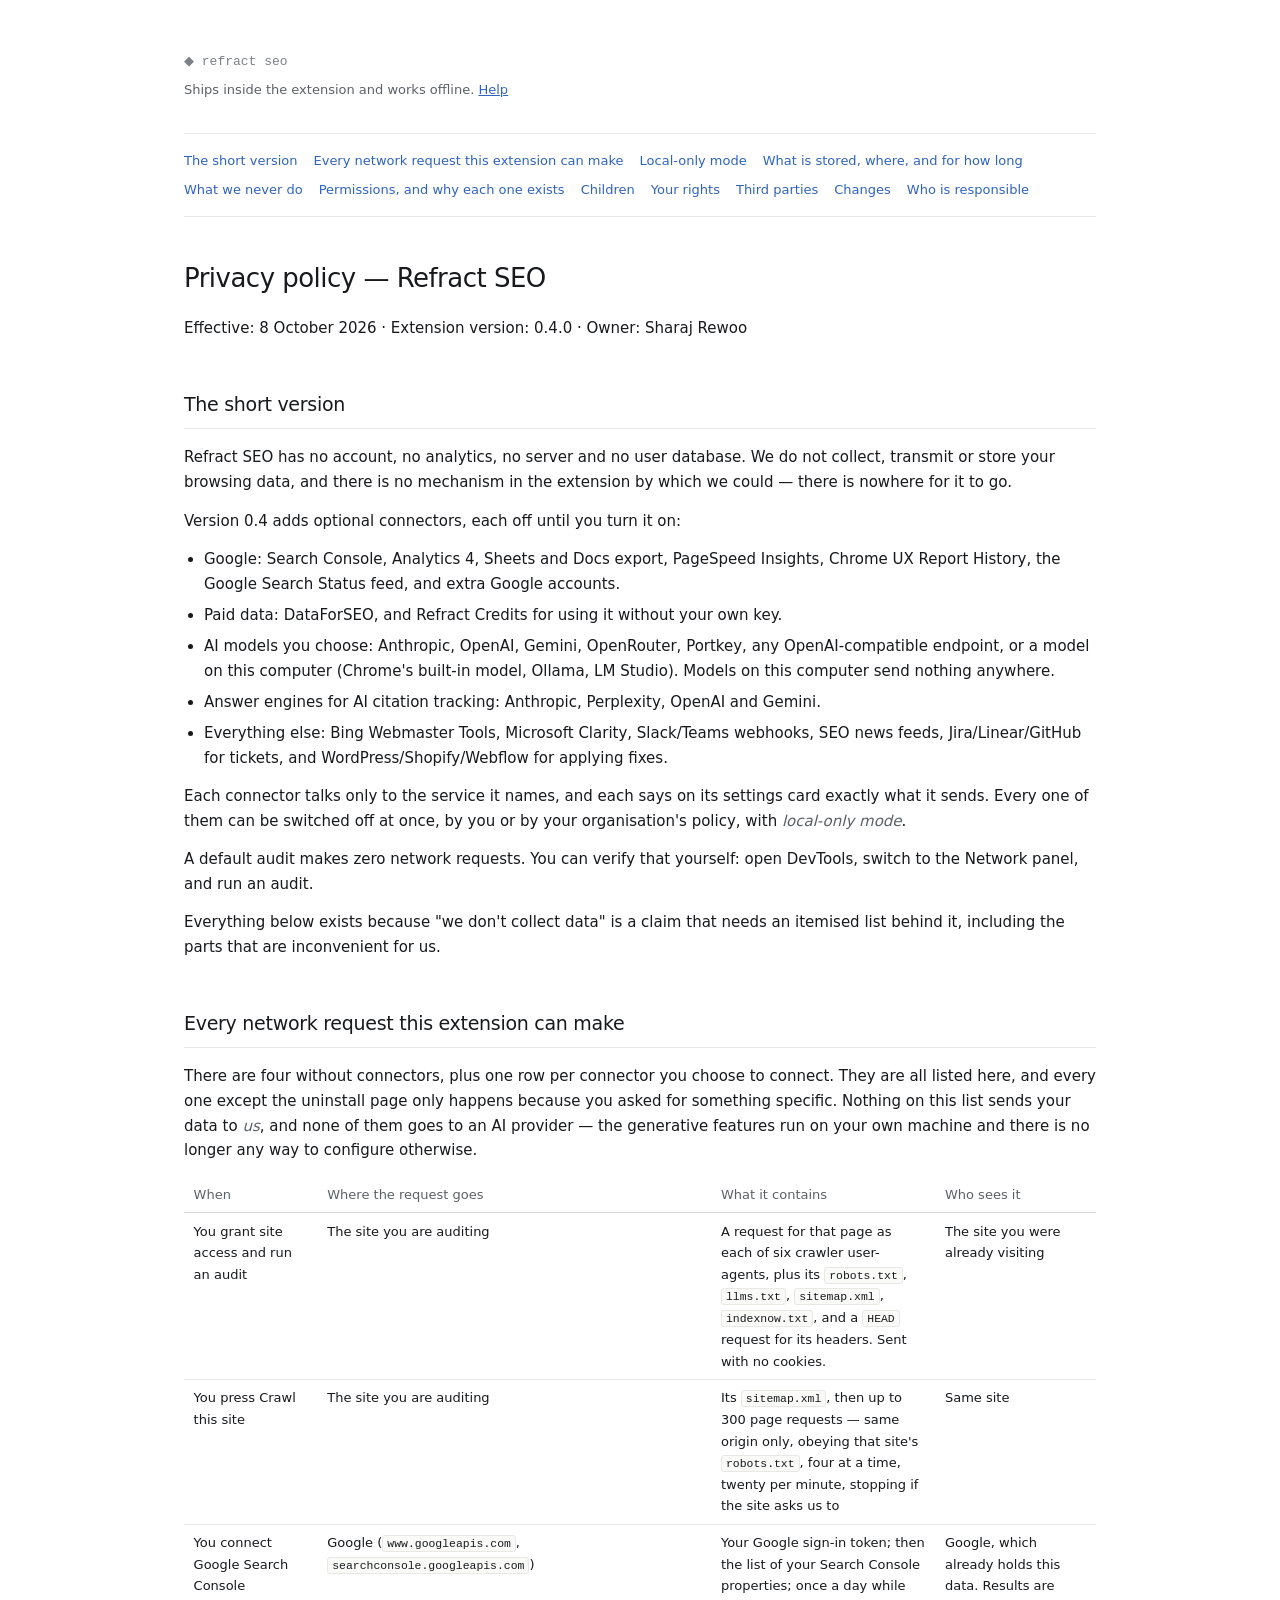
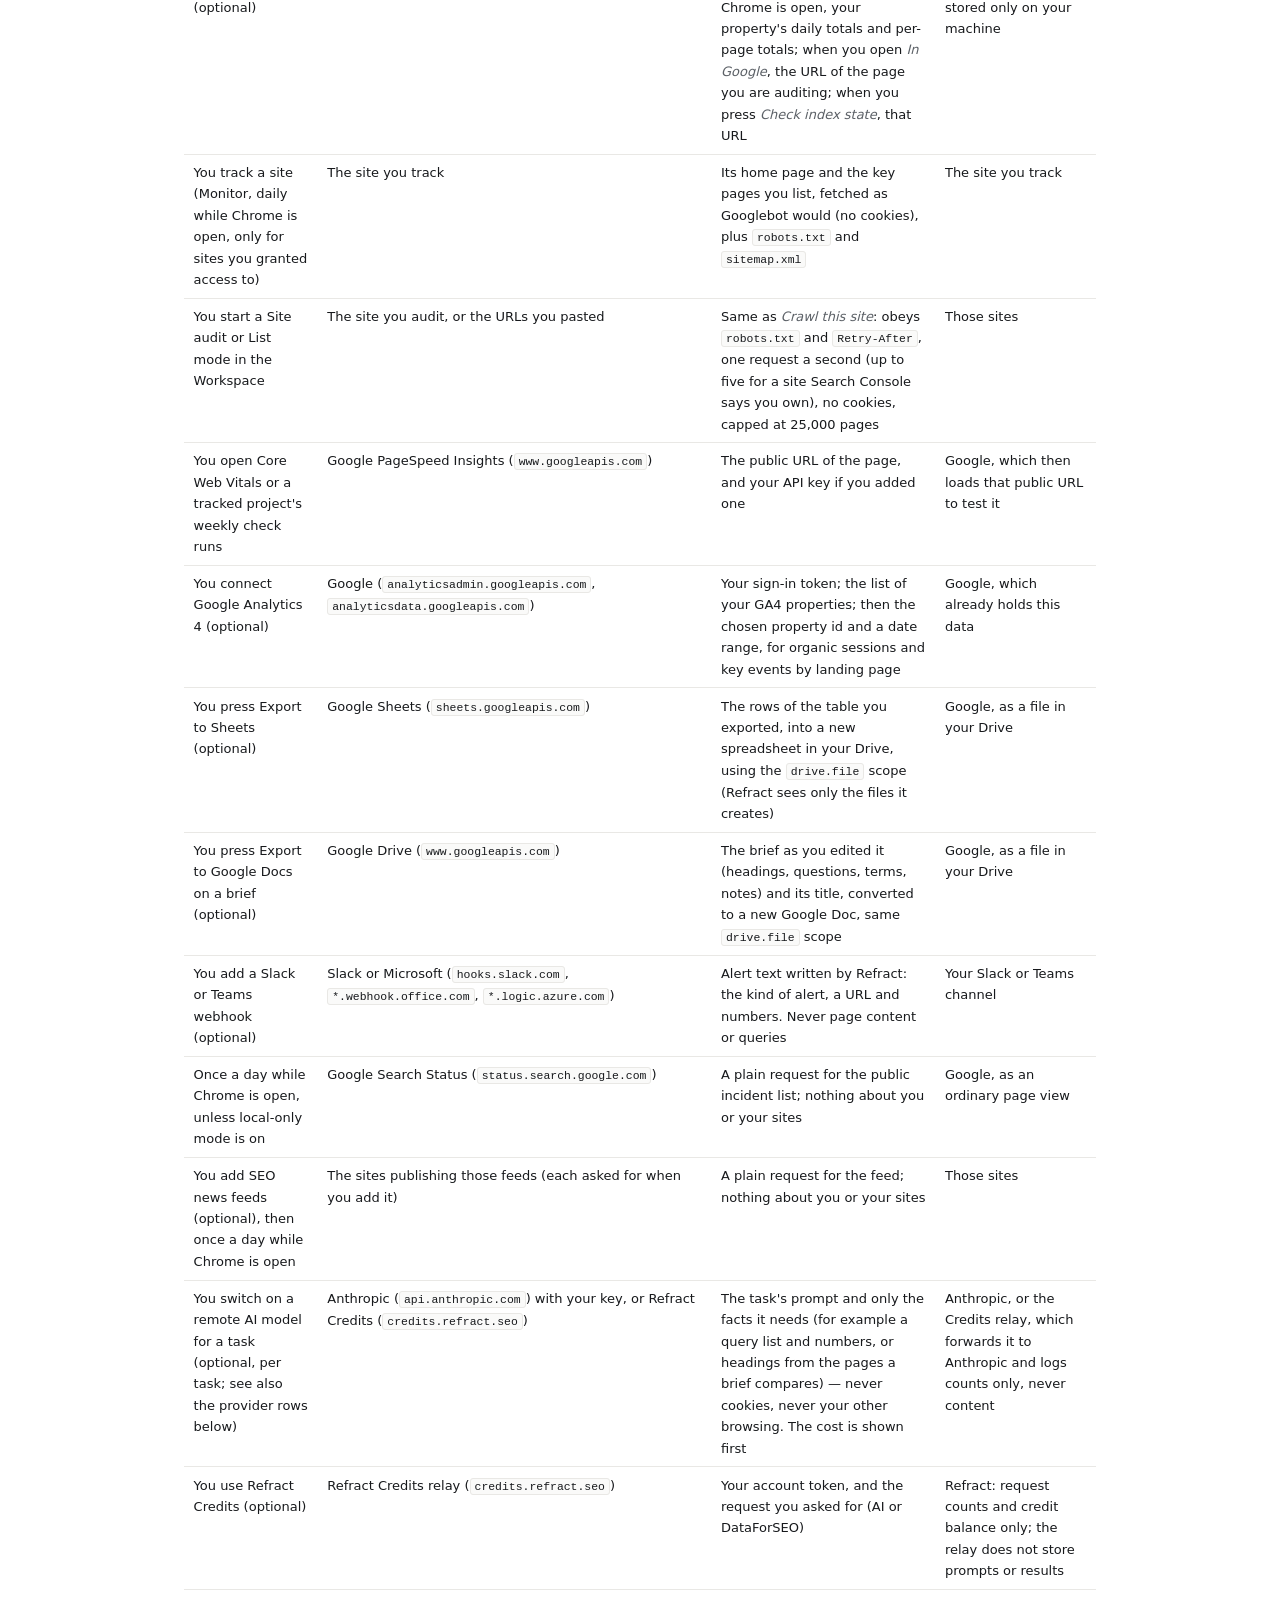
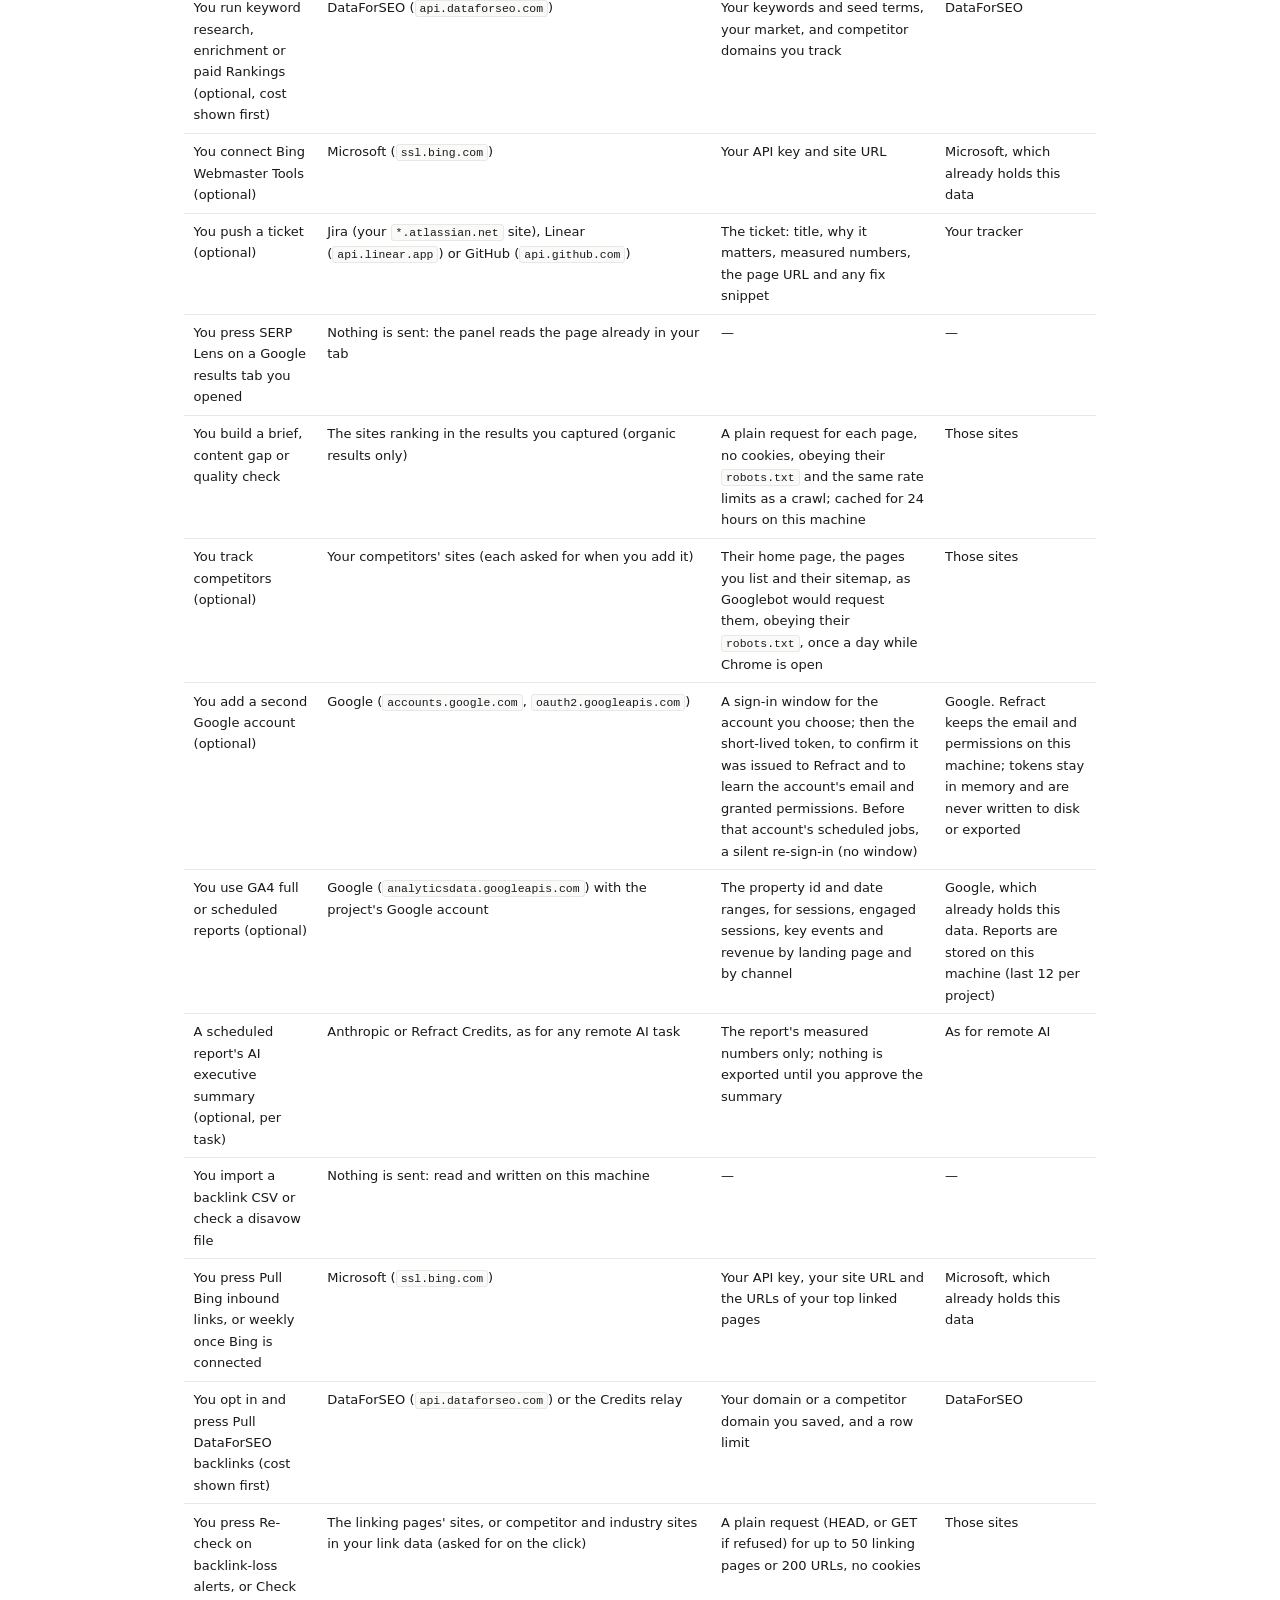
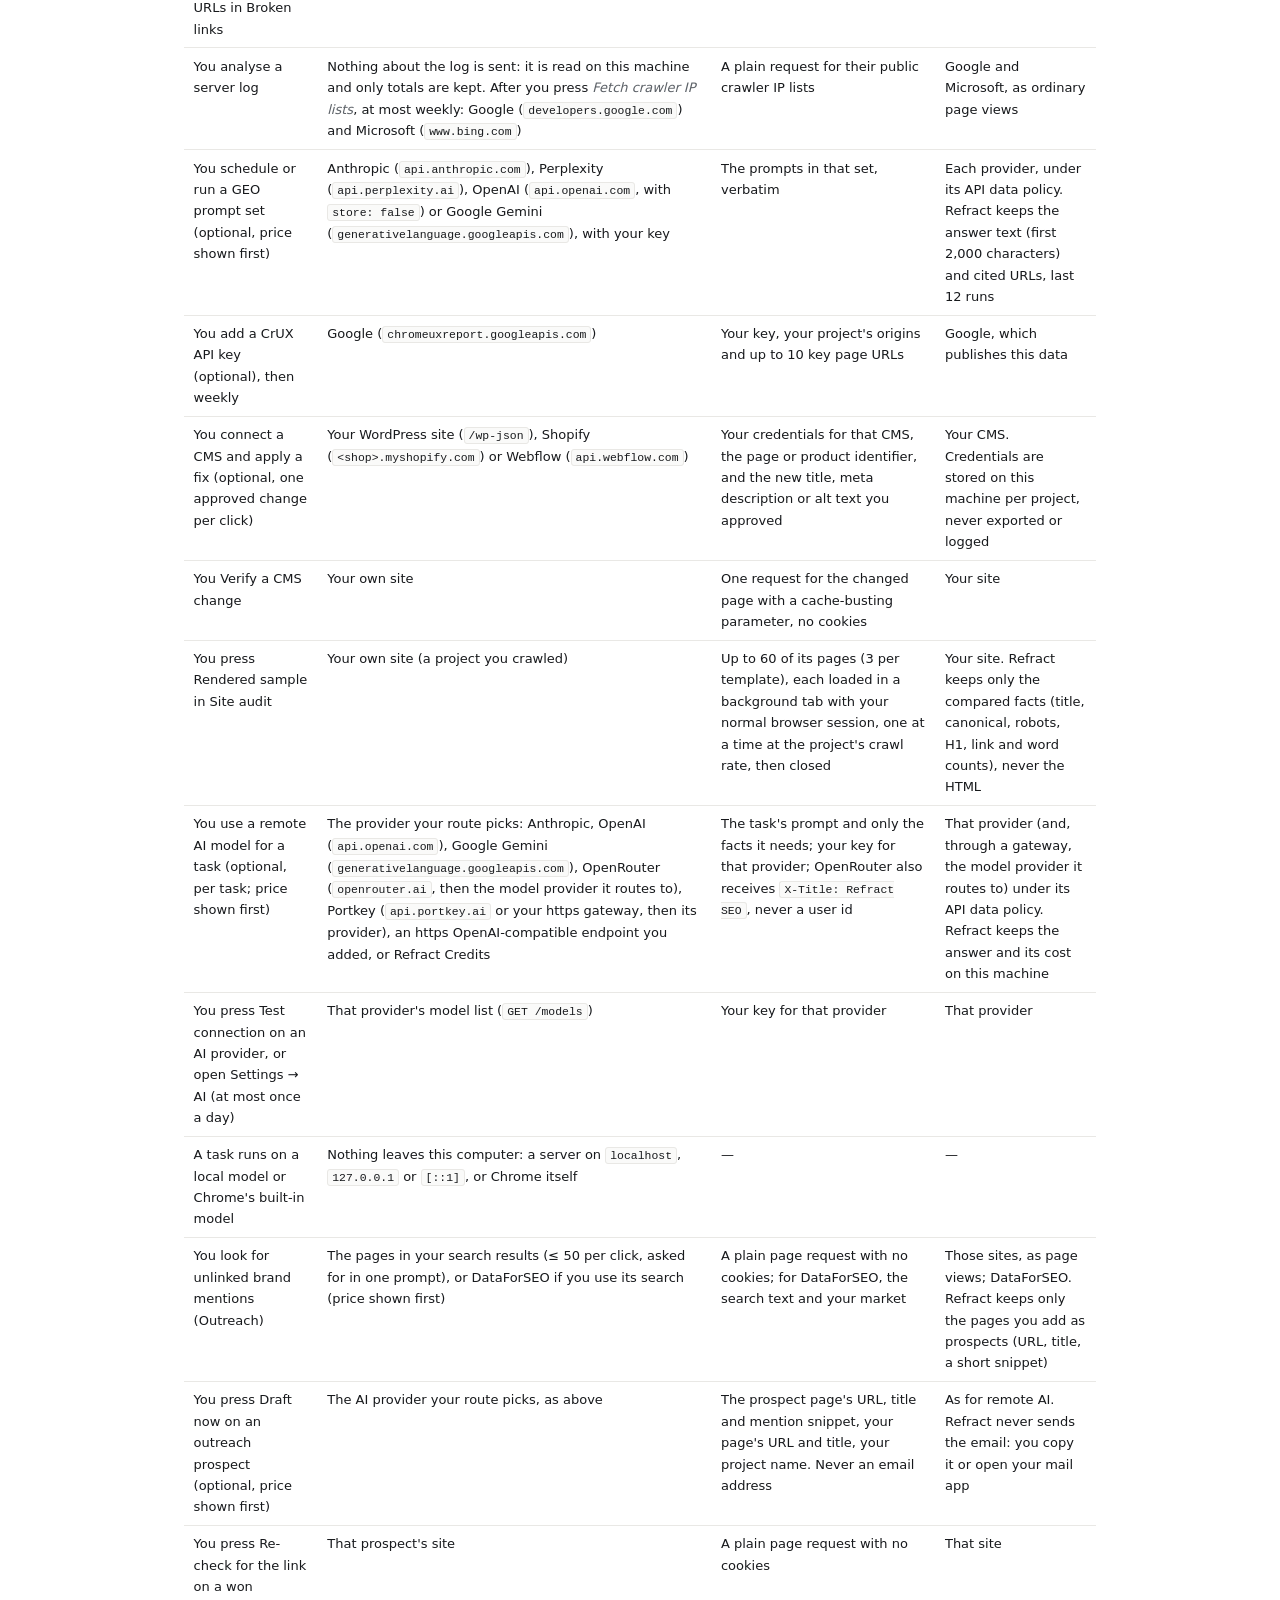
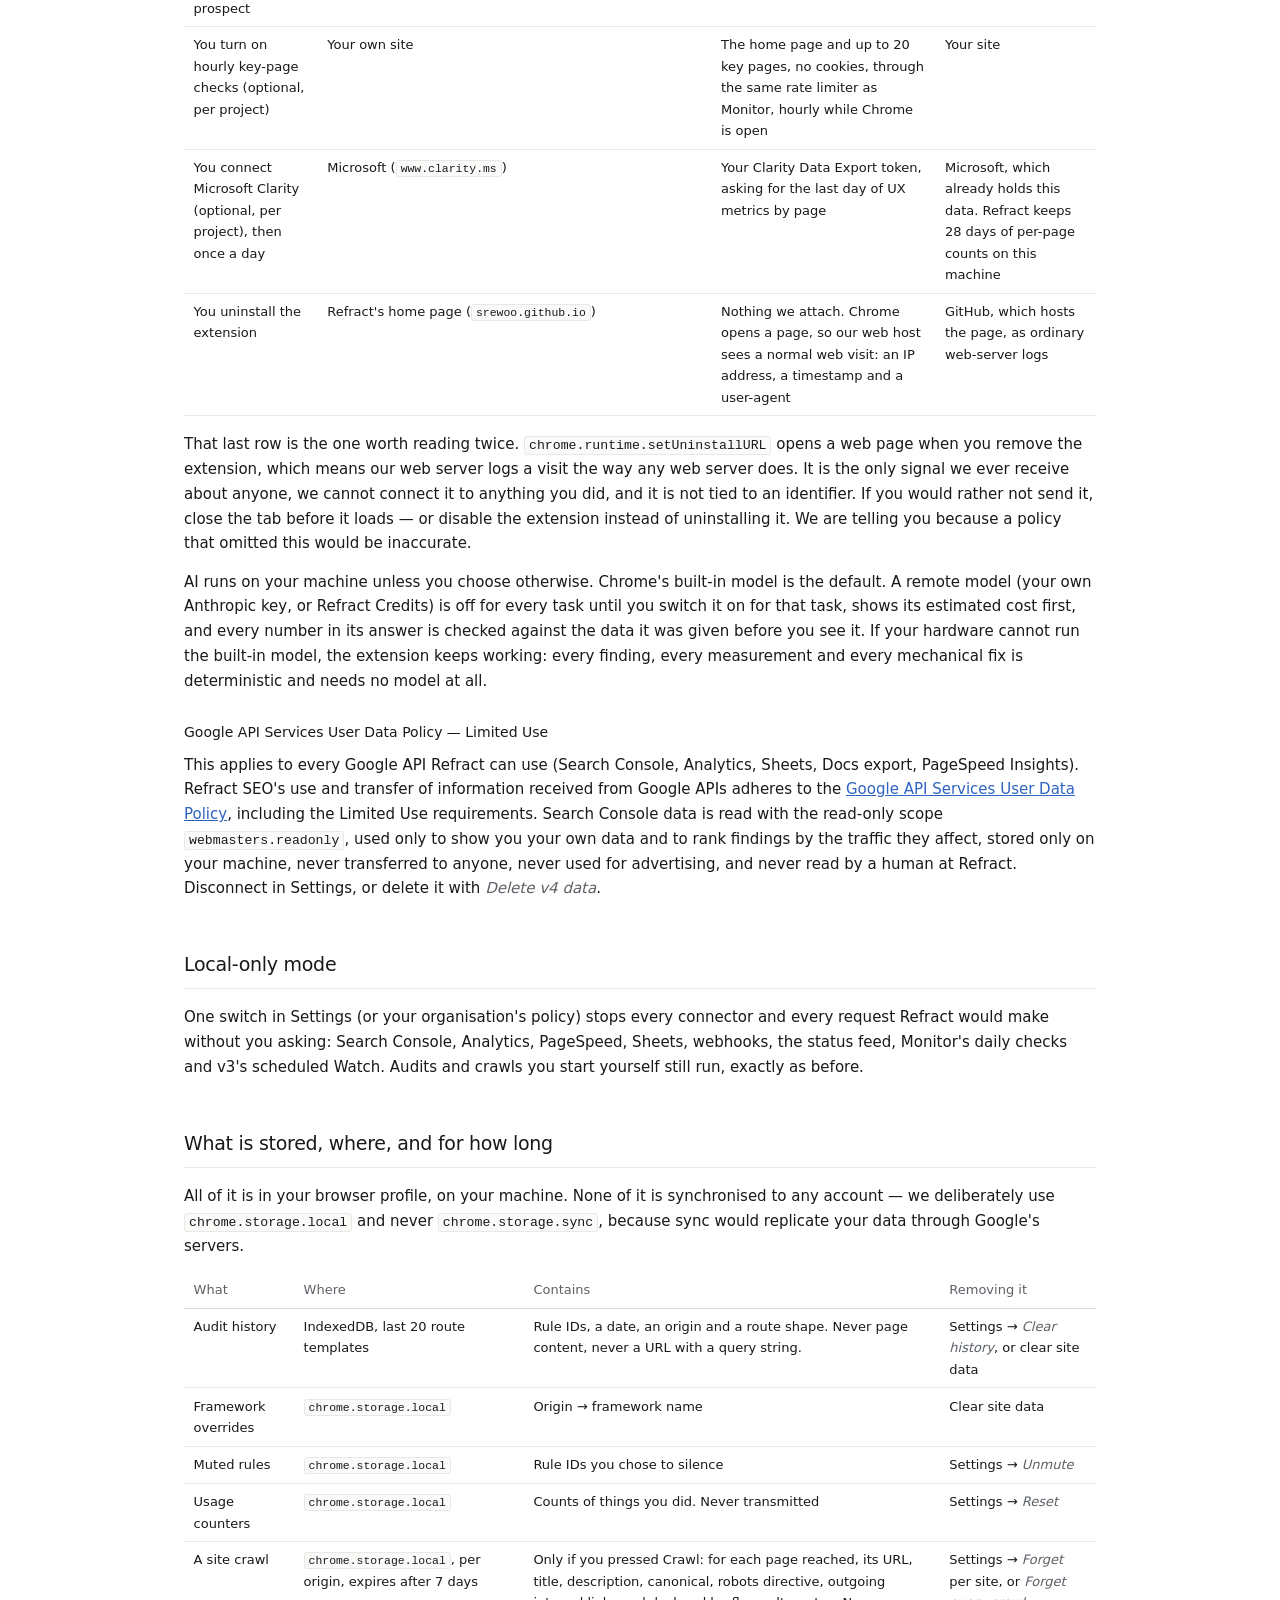
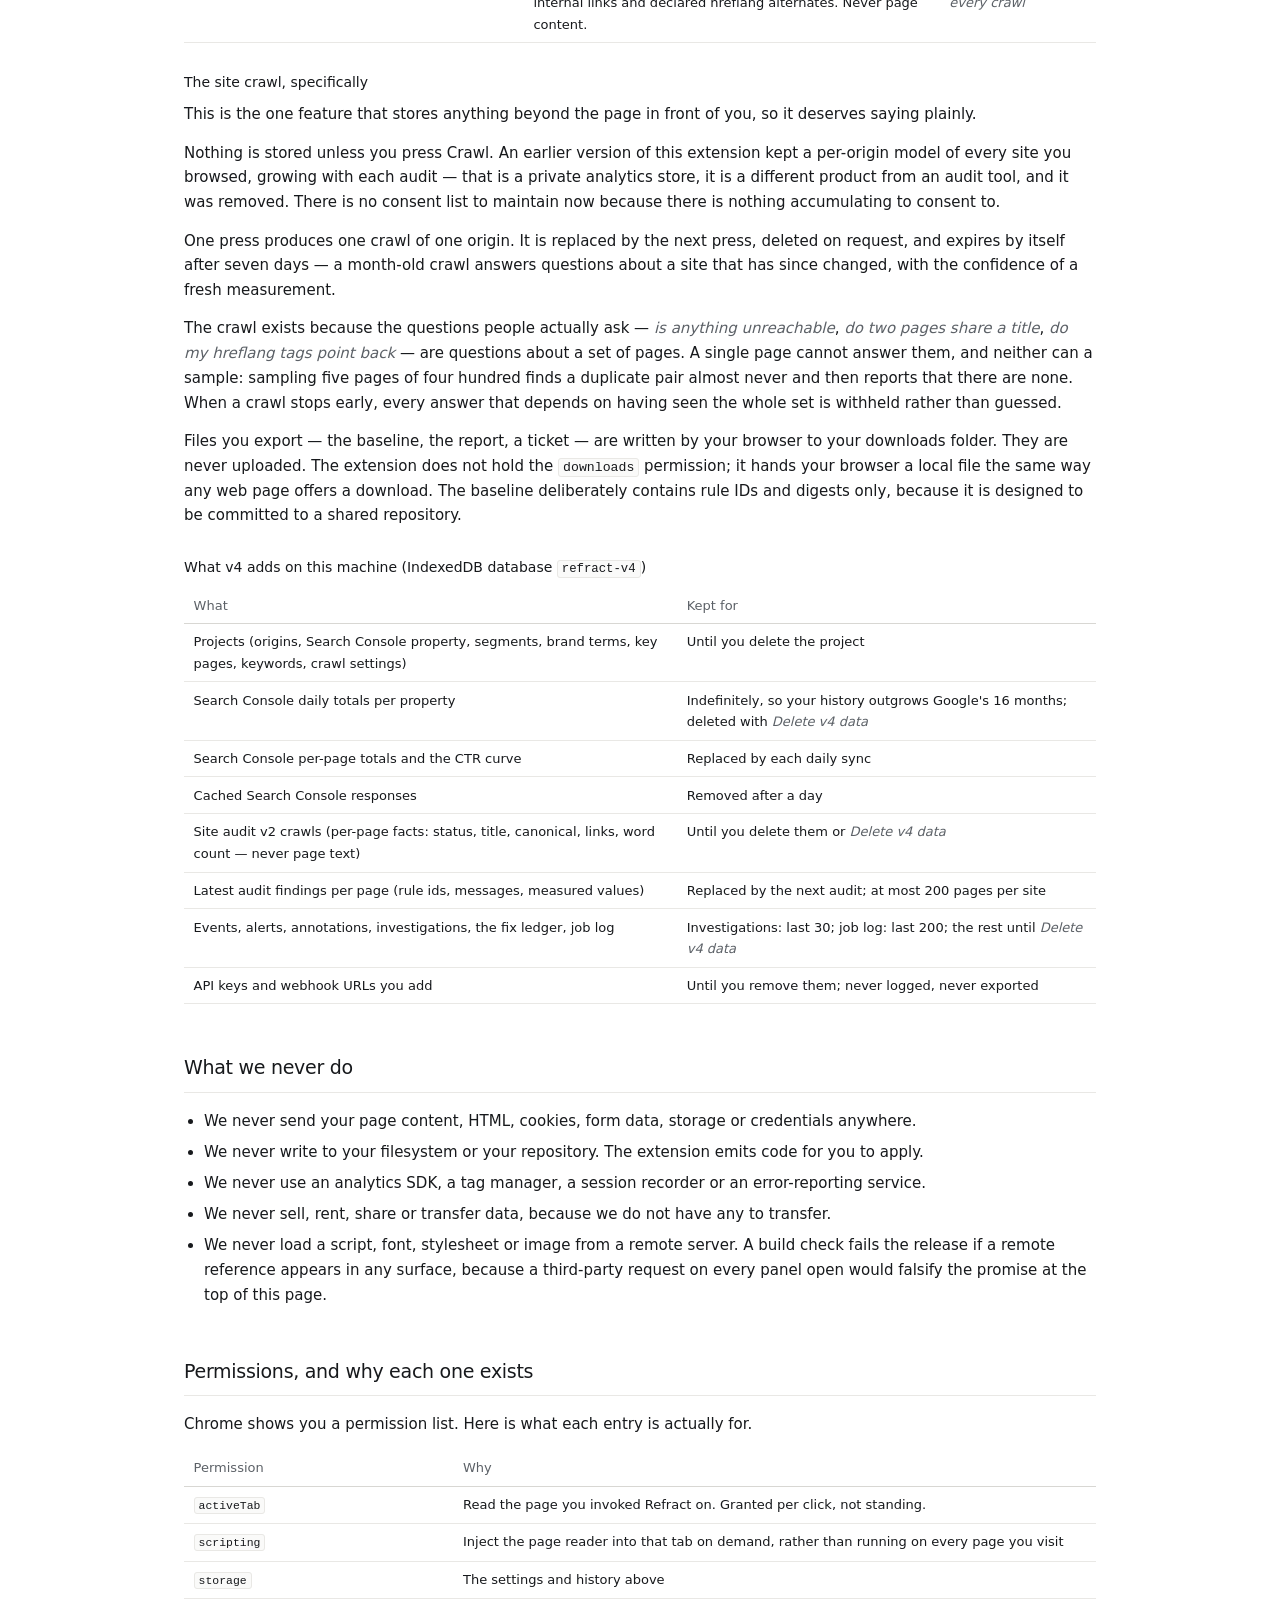
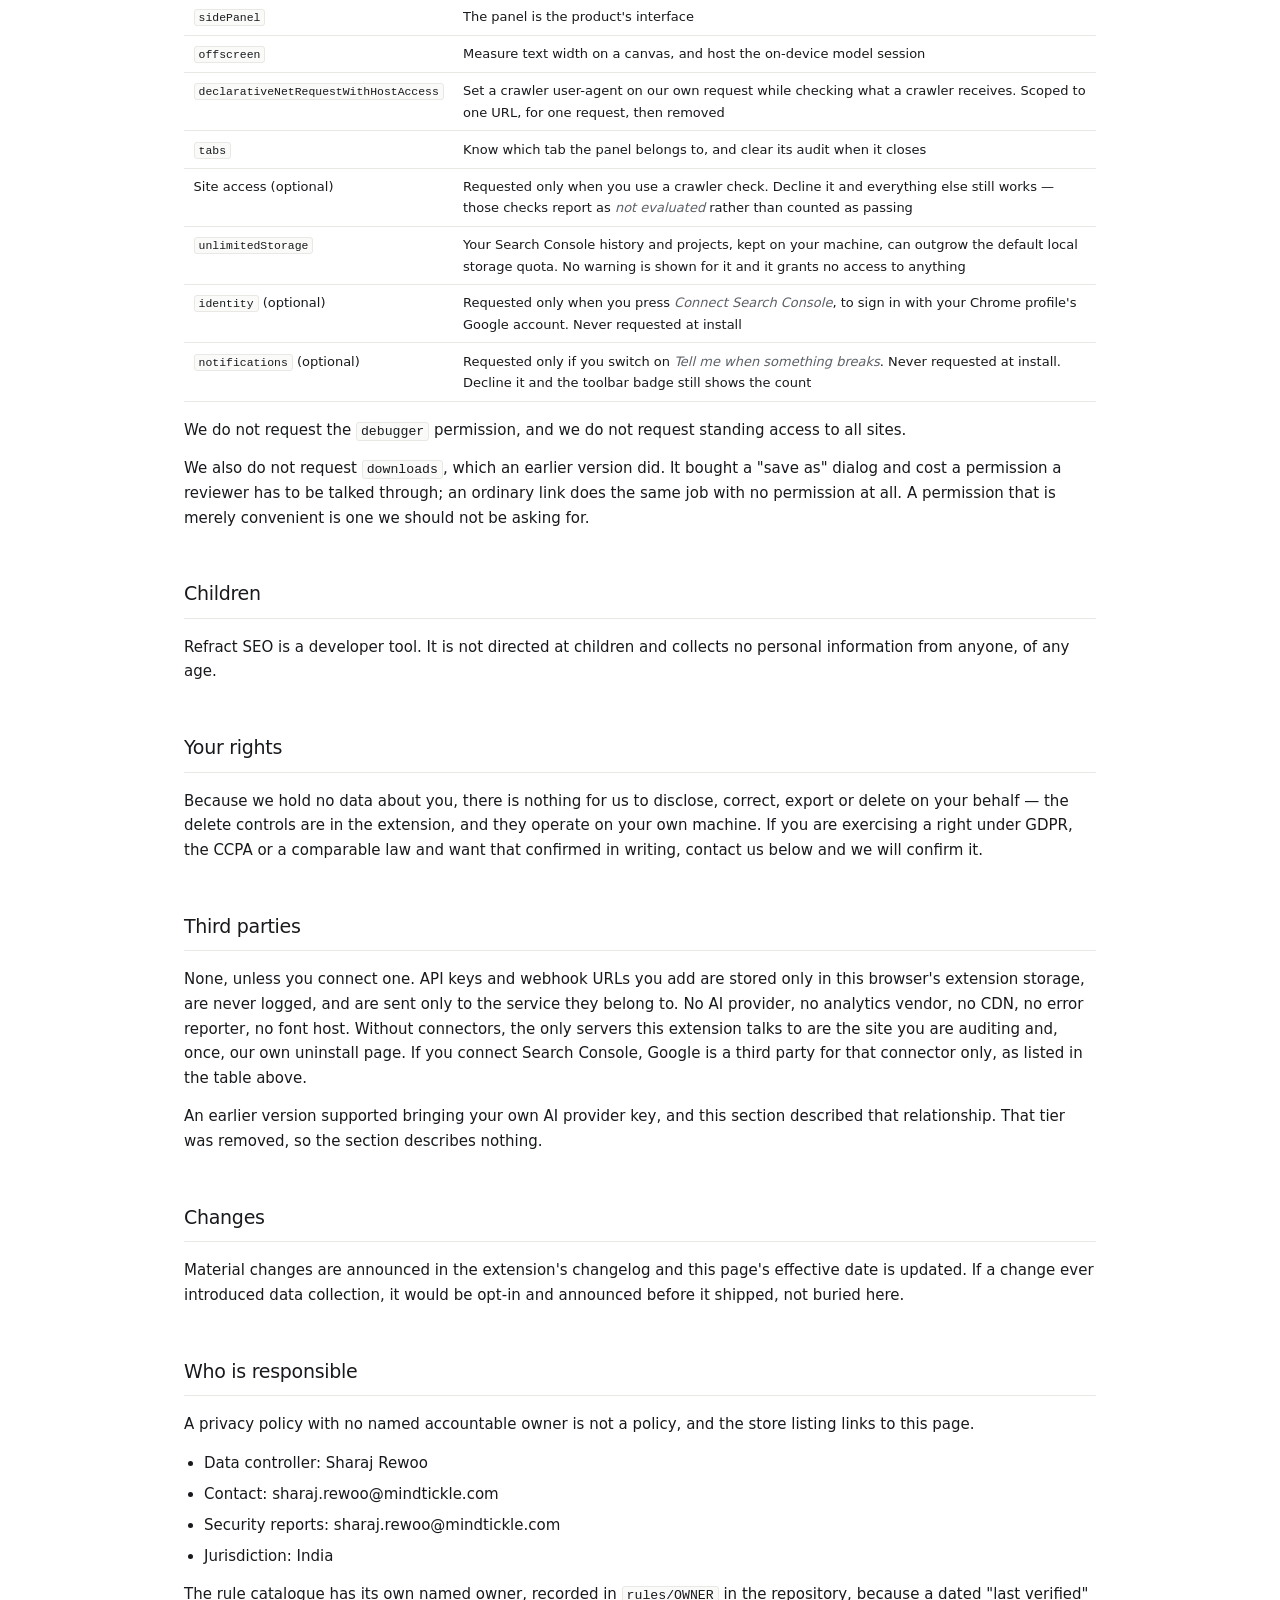
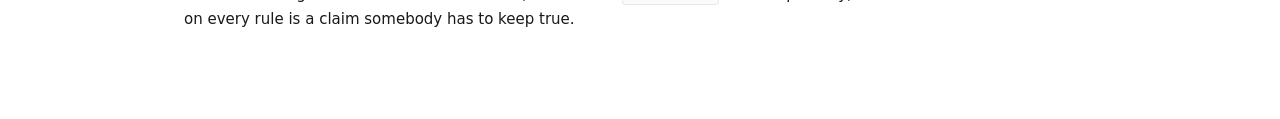
<file: site/refract-seo/privacy.html>
<!doctype html>
<html lang="en">
  <head>
    <meta charset="utf-8" />
    <meta name="viewport" content="width=device-width,initial-scale=1" />
    <title>Refract SEO — privacy policy</title>
    <!-- Generated by scripts/build-docs.mjs from docs/*.md: edit the Markdown, not this file. -->
    <link rel="stylesheet" href="./help.css" />
  </head>
  <body>
    <header>
      <span class="mark">&#9670; refract seo</span>
      <p class="sub">Ships inside the extension and works offline. <a href="help.html">Help</a></p>
    </header>
    <nav aria-label="On this page">
      <a href="#the-short-version">The short version</a>
      <a href="#every-network-request-this-extension-can-make">Every network request this extension can make</a>
      <a href="#local-only-mode">Local-only mode</a>
      <a href="#what-is-stored-where-and-for-how-long">What is stored, where, and for how long</a>
      <a href="#what-we-never-do">What we never do</a>
      <a href="#permissions-and-why-each-one-exists">Permissions, and why each one exists</a>
      <a href="#children">Children</a>
      <a href="#your-rights">Your rights</a>
      <a href="#third-parties">Third parties</a>
      <a href="#changes">Changes</a>
      <a href="#who-is-responsible">Who is responsible</a>
    </nav>
    <main>
<h1 id="privacy-policy--refract-seo">Privacy policy — Refract SEO</h1>
<p><strong>Effective:</strong> 8 October 2026 · <strong>Extension version:</strong> 0.4.0 · <strong>Owner:</strong> Sharaj Rewoo</p>
<h2 id="the-short-version">The short version</h2>
<p>Refract SEO has no account, no analytics, no server and no user database. We do not collect, transmit or store your browsing data, and there is no mechanism in the extension by which we could — there is nowhere for it to go.</p>
<p>Version 0.4 adds <strong>optional connectors</strong>, each off until you turn it on:</p>
<ul><li><strong>Google:</strong> Search Console, Analytics 4, Sheets and Docs export, PageSpeed Insights, Chrome UX Report History, the Google Search Status feed, and extra Google accounts.</li><li><strong>Paid data:</strong> DataForSEO, and Refract Credits for using it without your own key.</li><li><strong>AI models you choose:</strong> Anthropic, OpenAI, Gemini, OpenRouter, Portkey, any OpenAI-compatible endpoint, or a model on this computer (Chrome's built-in model, Ollama, LM Studio). Models on this computer send nothing anywhere.</li><li><strong>Answer engines for AI citation tracking:</strong> Anthropic, Perplexity, OpenAI and Gemini.</li><li><strong>Everything else:</strong> Bing Webmaster Tools, Microsoft Clarity, Slack/Teams webhooks, SEO news feeds, Jira/Linear/GitHub for tickets, and WordPress/Shopify/Webflow for applying fixes.</li></ul>
<p>Each connector talks only to the service it names, and each says on its settings card exactly what it sends. Every one of them can be switched off at once, by you or by your organisation's policy, with <em>local-only mode</em>.</p>
<p>A default audit makes <strong>zero network requests</strong>. You can verify that yourself: open DevTools, switch to the Network panel, and run an audit.</p>
<p>Everything below exists because &quot;we don't collect data&quot; is a claim that needs an itemised list behind it, including the parts that are inconvenient for us.</p>
<h2 id="every-network-request-this-extension-can-make">Every network request this extension can make</h2>
<p>There are four without connectors, plus one row per connector you choose to connect. They are all listed here, and every one except the uninstall page only happens because you asked for something specific. Nothing on this list sends your data to <em>us</em>, and none of them goes to an AI provider — the generative features run on your own machine and there is no longer any way to configure otherwise.</p>
<div class="table"><table><thead><tr><th>When</th><th>Where the request goes</th><th>What it contains</th><th>Who sees it</th></tr></thead><tbody><tr><td>You grant site access and run an audit</td><td><strong>The site you are auditing</strong></td><td>A request for that page as each of six crawler user-agents, plus its <code>robots.txt</code>, <code>llms.txt</code>, <code>sitemap.xml</code>, <code>indexnow.txt</code>, and a <code>HEAD</code> request for its headers. Sent with <strong>no cookies</strong>.</td><td>The site you were already visiting</td></tr><tr><td>You press <strong>Crawl this site</strong></td><td><strong>The site you are auditing</strong></td><td>Its <code>sitemap.xml</code>, then up to 300 page requests — same origin only, obeying that site's <code>robots.txt</code>, four at a time, twenty per minute, stopping if the site asks us to</td><td>Same site</td></tr><tr><td>You connect <strong>Google Search Console</strong> (optional)</td><td><strong>Google</strong> (<code>www.googleapis.com</code>, <code>searchconsole.googleapis.com</code>)</td><td>Your Google sign-in token; then the list of your Search Console properties; once a day while Chrome is open, your property's daily totals and per-page totals; when you open <em>In Google</em>, the URL of the page you are auditing; when you press <em>Check index state</em>, that URL</td><td>Google, which already holds this data. Results are stored only on your machine</td></tr><tr><td>You track a site (Monitor, daily while Chrome is open, only for sites you granted access to)</td><td><strong>The site you track</strong></td><td>Its home page and the key pages you list, fetched as Googlebot would (no cookies), plus <code>robots.txt</code> and <code>sitemap.xml</code></td><td>The site you track</td></tr><tr><td>You start a <strong>Site audit</strong> or <strong>List mode</strong> in the Workspace</td><td><strong>The site you audit</strong>, or the URLs you pasted</td><td>Same as <em>Crawl this site</em>: obeys <code>robots.txt</code> and <code>Retry-After</code>, one request a second (up to five for a site Search Console says you own), no cookies, capped at 25,000 pages</td><td>Those sites</td></tr><tr><td>You open <strong>Core Web Vitals</strong> or a tracked project's weekly check runs</td><td><strong>Google PageSpeed Insights</strong> (<code>www.googleapis.com</code>)</td><td>The public URL of the page, and your API key if you added one</td><td>Google, which then loads that public URL to test it</td></tr><tr><td>You connect <strong>Google Analytics 4</strong> (optional)</td><td><strong>Google</strong> (<code>analyticsadmin.googleapis.com</code>, <code>analyticsdata.googleapis.com</code>)</td><td>Your sign-in token; the list of your GA4 properties; then the chosen property id and a date range, for organic sessions and key events by landing page</td><td>Google, which already holds this data</td></tr><tr><td>You press <strong>Export to Sheets</strong> (optional)</td><td><strong>Google Sheets</strong> (<code>sheets.googleapis.com</code>)</td><td>The rows of the table you exported, into a new spreadsheet in your Drive, using the <code>drive.file</code> scope (Refract sees only the files it creates)</td><td>Google, as a file in your Drive</td></tr><tr><td>You press <strong>Export to Google Docs</strong> on a brief (optional)</td><td><strong>Google Drive</strong> (<code>www.googleapis.com</code>)</td><td>The brief as you edited it (headings, questions, terms, notes) and its title, converted to a new Google Doc, same <code>drive.file</code> scope</td><td>Google, as a file in your Drive</td></tr><tr><td>You add a <strong>Slack or Teams webhook</strong> (optional)</td><td><strong>Slack or Microsoft</strong> (<code>hooks.slack.com</code>, <code>*.webhook.office.com</code>, <code>*.logic.azure.com</code>)</td><td>Alert text written by Refract: the kind of alert, a URL and numbers. Never page content or queries</td><td>Your Slack or Teams channel</td></tr><tr><td>Once a day while Chrome is open, unless local-only mode is on</td><td><strong>Google Search Status</strong> (<code>status.search.google.com</code>)</td><td>A plain request for the public incident list; nothing about you or your sites</td><td>Google, as an ordinary page view</td></tr><tr><td>You add <strong>SEO news feeds</strong> (optional), then once a day while Chrome is open</td><td><strong>The sites publishing those feeds</strong> (each asked for when you add it)</td><td>A plain request for the feed; nothing about you or your sites</td><td>Those sites</td></tr><tr><td>You switch on a <strong>remote AI model</strong> for a task (optional, per task; see also the provider rows below)</td><td><strong>Anthropic</strong> (<code>api.anthropic.com</code>) with your key, or <strong>Refract Credits</strong> (<code>credits.refract.seo</code>)</td><td>The task's prompt and only the facts it needs (for example a query list and numbers, or headings from the pages a brief compares) — never cookies, never your other browsing. The cost is shown first</td><td>Anthropic, or the Credits relay, which forwards it to Anthropic and logs counts only, never content</td></tr><tr><td>You use <strong>Refract Credits</strong> (optional)</td><td><strong>Refract Credits relay</strong> (<code>credits.refract.seo</code>)</td><td>Your account token, and the request you asked for (AI or DataForSEO)</td><td>Refract: request counts and credit balance only; the relay does not store prompts or results</td></tr><tr><td>You run <strong>keyword research, enrichment or paid Rankings</strong> (optional, cost shown first)</td><td><strong>DataForSEO</strong> (<code>api.dataforseo.com</code>)</td><td>Your keywords and seed terms, your market, and competitor domains you track</td><td>DataForSEO</td></tr><tr><td>You connect <strong>Bing Webmaster Tools</strong> (optional)</td><td><strong>Microsoft</strong> (<code>ssl.bing.com</code>)</td><td>Your API key and site URL</td><td>Microsoft, which already holds this data</td></tr><tr><td>You push a <strong>ticket</strong> (optional)</td><td><strong>Jira</strong> (your <code>*.atlassian.net</code> site), <strong>Linear</strong> (<code>api.linear.app</code>) or <strong>GitHub</strong> (<code>api.github.com</code>)</td><td>The ticket: title, why it matters, measured numbers, the page URL and any fix snippet</td><td>Your tracker</td></tr><tr><td>You press <strong>SERP Lens</strong> on a Google results tab you opened</td><td>Nothing is sent: the panel reads the page already in your tab</td><td>—</td><td>—</td></tr><tr><td>You build a <strong>brief, content gap or quality check</strong></td><td><strong>The sites ranking in the results you captured</strong> (organic results only)</td><td>A plain request for each page, no cookies, obeying their <code>robots.txt</code> and the same rate limits as a crawl; cached for 24 hours on this machine</td><td>Those sites</td></tr><tr><td>You track <strong>competitors</strong> (optional)</td><td><strong>Your competitors' sites</strong> (each asked for when you add it)</td><td>Their home page, the pages you list and their sitemap, as Googlebot would request them, obeying their <code>robots.txt</code>, once a day while Chrome is open</td><td>Those sites</td></tr><tr><td>You add a <strong>second Google account</strong> (optional)</td><td><strong>Google</strong> (<code>accounts.google.com</code>, <code>oauth2.googleapis.com</code>)</td><td>A sign-in window for the account you choose; then the short-lived token, to confirm it was issued to Refract and to learn the account's email and granted permissions. Before that account's scheduled jobs, a silent re-sign-in (no window)</td><td>Google. Refract keeps the email and permissions on this machine; tokens stay in memory and are never written to disk or exported</td></tr><tr><td>You use <strong>GA4 full</strong> or <strong>scheduled reports</strong> (optional)</td><td><strong>Google</strong> (<code>analyticsdata.googleapis.com</code>) with the project's Google account</td><td>The property id and date ranges, for sessions, engaged sessions, key events and revenue by landing page and by channel</td><td>Google, which already holds this data. Reports are stored on this machine (last 12 per project)</td></tr><tr><td>A scheduled report's <strong>AI executive summary</strong> (optional, per task)</td><td><strong>Anthropic</strong> or <strong>Refract Credits</strong>, as for any remote AI task</td><td>The report's measured numbers only; nothing is exported until you approve the summary</td><td>As for remote AI</td></tr><tr><td>You import a <strong>backlink CSV</strong> or check a <strong>disavow file</strong></td><td>Nothing is sent: read and written on this machine</td><td>—</td><td>—</td></tr><tr><td>You press <strong>Pull Bing inbound links</strong>, or weekly once Bing is connected</td><td><strong>Microsoft</strong> (<code>ssl.bing.com</code>)</td><td>Your API key, your site URL and the URLs of your top linked pages</td><td>Microsoft, which already holds this data</td></tr><tr><td>You opt in and press <strong>Pull DataForSEO backlinks</strong> (cost shown first)</td><td><strong>DataForSEO</strong> (<code>api.dataforseo.com</code>) or the <strong>Credits</strong> relay</td><td>Your domain or a competitor domain you saved, and a row limit</td><td>DataForSEO</td></tr><tr><td>You press <strong>Re-check</strong> on backlink-loss alerts, or <strong>Check URLs</strong> in Broken links</td><td><strong>The linking pages' sites</strong>, or <strong>competitor and industry sites in your link data</strong> (asked for on the click)</td><td>A plain request (HEAD, or GET if refused) for up to 50 linking pages or 200 URLs, no cookies</td><td>Those sites</td></tr><tr><td>You analyse a <strong>server log</strong></td><td>Nothing about the log is sent: it is read on this machine and only totals are kept. After you press <em>Fetch crawler IP lists</em>, at most weekly: <strong>Google</strong> (<code>developers.google.com</code>) and <strong>Microsoft</strong> (<code>www.bing.com</code>)</td><td>A plain request for their public crawler IP lists</td><td>Google and Microsoft, as ordinary page views</td></tr><tr><td>You schedule or run a <strong>GEO prompt set</strong> (optional, price shown first)</td><td><strong>Anthropic</strong> (<code>api.anthropic.com</code>), <strong>Perplexity</strong> (<code>api.perplexity.ai</code>), <strong>OpenAI</strong> (<code>api.openai.com</code>, with <code>store: false</code>) or <strong>Google Gemini</strong> (<code>generativelanguage.googleapis.com</code>), with your key</td><td>The prompts in that set, verbatim</td><td>Each provider, under its API data policy. Refract keeps the answer text (first 2,000 characters) and cited URLs, last 12 runs</td></tr><tr><td>You add a <strong>CrUX API key</strong> (optional), then weekly</td><td><strong>Google</strong> (<code>chromeuxreport.googleapis.com</code>)</td><td>Your key, your project's origins and up to 10 key page URLs</td><td>Google, which publishes this data</td></tr><tr><td>You connect a <strong>CMS</strong> and apply a fix (optional, one approved change per click)</td><td><strong>Your WordPress site</strong> (<code>/wp-json</code>), <strong>Shopify</strong> (<code>&lt;shop&gt;.myshopify.com</code>) or <strong>Webflow</strong> (<code>api.webflow.com</code>)</td><td>Your credentials for that CMS, the page or product identifier, and the new title, meta description or alt text you approved</td><td>Your CMS. Credentials are stored on this machine per project, never exported or logged</td></tr><tr><td>You <strong>Verify</strong> a CMS change</td><td><strong>Your own site</strong></td><td>One request for the changed page with a cache-busting parameter, no cookies</td><td>Your site</td></tr><tr><td>You press <strong>Rendered sample</strong> in Site audit</td><td><strong>Your own site</strong> (a project you crawled)</td><td>Up to 60 of its pages (3 per template), each loaded in a background tab with your normal browser session, one at a time at the project's crawl rate, then closed</td><td>Your site. Refract keeps only the compared facts (title, canonical, robots, H1, link and word counts), never the HTML</td></tr><tr><td>You use a <strong>remote AI model</strong> for a task (optional, per task; price shown first)</td><td>The provider your route picks: <strong>Anthropic</strong>, <strong>OpenAI</strong> (<code>api.openai.com</code>), <strong>Google Gemini</strong> (<code>generativelanguage.googleapis.com</code>), <strong>OpenRouter</strong> (<code>openrouter.ai</code>, then the model provider it routes to), <strong>Portkey</strong> (<code>api.portkey.ai</code> or your https gateway, then its provider), an <strong>https OpenAI-compatible endpoint</strong> you added, or <strong>Refract Credits</strong></td><td>The task's prompt and only the facts it needs; your key for that provider; OpenRouter also receives <code>X-Title: Refract SEO</code>, never a user id</td><td>That provider (and, through a gateway, the model provider it routes to) under its API data policy. Refract keeps the answer and its cost on this machine</td></tr><tr><td>You press <strong>Test connection</strong> on an AI provider, or open Settings → AI (at most once a day)</td><td>That provider's model list (<code>GET /models</code>)</td><td>Your key for that provider</td><td>That provider</td></tr><tr><td>A task runs on a <strong>local model</strong> or <strong>Chrome's built-in model</strong></td><td>Nothing leaves this computer: a server on <code>localhost</code>, <code>127.0.0.1</code> or <code>[::1]</code>, or Chrome itself</td><td>—</td><td>—</td></tr><tr><td>You look for <strong>unlinked brand mentions</strong> (Outreach)</td><td><strong>The pages in your search results</strong> (≤ 50 per click, asked for in one prompt), or <strong>DataForSEO</strong> if you use its search (price shown first)</td><td>A plain page request with no cookies; for DataForSEO, the search text and your market</td><td>Those sites, as page views; DataForSEO. Refract keeps only the pages you add as prospects (URL, title, a short snippet)</td></tr><tr><td>You press <strong>Draft now</strong> on an outreach prospect (optional, price shown first)</td><td>The AI provider your route picks, as above</td><td>The prospect page's URL, title and mention snippet, your page's URL and title, your project name. Never an email address</td><td>As for remote AI. Refract never sends the email: you copy it or open your mail app</td></tr><tr><td>You press <strong>Re-check for the link</strong> on a won prospect</td><td><strong>That prospect's site</strong></td><td>A plain page request with no cookies</td><td>That site</td></tr><tr><td>You turn on <strong>hourly key-page checks</strong> (optional, per project)</td><td><strong>Your own site</strong></td><td>The home page and up to 20 key pages, no cookies, through the same rate limiter as Monitor, hourly while Chrome is open</td><td>Your site</td></tr><tr><td>You connect <strong>Microsoft Clarity</strong> (optional, per project), then once a day</td><td><strong>Microsoft</strong> (<code>www.clarity.ms</code>)</td><td>Your Clarity Data Export token, asking for the last day of UX metrics by page</td><td>Microsoft, which already holds this data. Refract keeps 28 days of per-page counts on this machine</td></tr><tr><td>You uninstall the extension</td><td><strong>Refract's home page (<code>srewoo.github.io</code>)</strong></td><td>Nothing we attach. Chrome opens a page, so our web host sees a normal web visit: an IP address, a timestamp and a user-agent</td><td>GitHub, which hosts the page, as ordinary web-server logs</td></tr></tbody></table></div>
<p>That last row is the one worth reading twice. <code>chrome.runtime.setUninstallURL</code> opens a web page when you remove the extension, which means our web server logs a visit the way any web server does. It is the only signal we ever receive about anyone, we cannot connect it to anything you did, and it is not tied to an identifier. If you would rather not send it, close the tab before it loads — or disable the extension instead of uninstalling it. We are telling you because a policy that omitted this would be inaccurate.</p>
<p><strong>AI runs on your machine unless you choose otherwise.</strong> Chrome's built-in model is the default. A remote model (your own Anthropic key, or Refract Credits) is off for every task until you switch it on for that task, shows its estimated cost first, and every number in its answer is checked against the data it was given before you see it. If your hardware cannot run the built-in model, the extension keeps working: every finding, every measurement and every mechanical fix is deterministic and needs no model at all.</p>
<h3 id="google-api-services-user-data-policy--limited-use">Google API Services User Data Policy — Limited Use</h3>
<p>This applies to every Google API Refract can use (Search Console, Analytics, Sheets, Docs export, PageSpeed Insights). Refract SEO's use and transfer of information received from Google APIs adheres to the <a href="https://developers.google.com/terms/api-services-user-data-policy" target="_blank" rel="noopener">Google API Services User Data Policy</a>, including the Limited Use requirements. Search Console data is read with the read-only scope <code>webmasters.readonly</code>, used only to show you your own data and to rank findings by the traffic they affect, stored only on your machine, never transferred to anyone, never used for advertising, and never read by a human at Refract. Disconnect in Settings, or delete it with <em>Delete v4 data</em>.</p>
<h2 id="local-only-mode">Local-only mode</h2>
<p>One switch in Settings (or your organisation's policy) stops <strong>every connector and every request Refract would make without you asking</strong>: Search Console, Analytics, PageSpeed, Sheets, webhooks, the status feed, Monitor's daily checks and v3's scheduled Watch. Audits and crawls you start yourself still run, exactly as before.</p>
<h2 id="what-is-stored-where-and-for-how-long">What is stored, where, and for how long</h2>
<p>All of it is in your browser profile, on your machine. None of it is synchronised to any account — we deliberately use <code>chrome.storage.local</code> and never <code>chrome.storage.sync</code>, because sync would replicate your data through Google's servers.</p>
<div class="table"><table><thead><tr><th>What</th><th>Where</th><th>Contains</th><th>Removing it</th></tr></thead><tbody><tr><td>Audit history</td><td>IndexedDB, last 20 route templates</td><td>Rule IDs, a date, an origin and a route shape. <strong>Never page content, never a URL with a query string.</strong></td><td>Settings → <em>Clear history</em>, or clear site data</td></tr><tr><td>Framework overrides</td><td><code>chrome.storage.local</code></td><td>Origin → framework name</td><td>Clear site data</td></tr><tr><td>Muted rules</td><td><code>chrome.storage.local</code></td><td>Rule IDs you chose to silence</td><td>Settings → <em>Unmute</em></td></tr><tr><td>Usage counters</td><td><code>chrome.storage.local</code></td><td>Counts of things you did. Never transmitted</td><td>Settings → <em>Reset</em></td></tr><tr><td><strong>A site crawl</strong></td><td><code>chrome.storage.local</code>, per origin, expires after 7 days</td><td>Only if you pressed Crawl: for each page reached, its URL, title, description, canonical, robots directive, outgoing internal links and declared hreflang alternates. <strong>Never page content.</strong></td><td>Settings → <em>Forget</em> per site, or <em>Forget every crawl</em></td></tr></tbody></table></div>
<h3 id="the-site-crawl-specifically">The site crawl, specifically</h3>
<p>This is the one feature that stores anything beyond the page in front of you, so it deserves saying plainly.</p>
<p><strong>Nothing is stored unless you press Crawl.</strong> An earlier version of this extension kept a per-origin model of every site you browsed, growing with each audit — that is a private analytics store, it is a different product from an audit tool, and it was removed. There is no consent list to maintain now because there is nothing accumulating to consent to.</p>
<p>One press produces one crawl of one origin. It is replaced by the next press, deleted on request, and expires by itself after seven days — a month-old crawl answers questions about a site that has since changed, with the confidence of a fresh measurement.</p>
<p>The crawl exists because the questions people actually ask — <em>is anything unreachable</em>, <em>do two pages share a title</em>, <em>do my hreflang tags point back</em> — are questions about a <strong>set</strong> of pages. A single page cannot answer them, and neither can a sample: sampling five pages of four hundred finds a duplicate pair almost never and then reports that there are none. When a crawl stops early, every answer that depends on having seen the whole set is withheld rather than guessed.</p>
<p>Files you export — the baseline, the report, a ticket — are written by your browser to your downloads folder. They are never uploaded. The extension does not hold the <code>downloads</code> permission; it hands your browser a local file the same way any web page offers a download. The baseline deliberately contains rule IDs and digests only, because it is designed to be committed to a shared repository.</p>
<h3 id="what-v4-adds-on-this-machine-indexeddb-database-refract-v4">What v4 adds on this machine (IndexedDB database <code>refract-v4</code>)</h3>
<div class="table"><table><thead><tr><th>What</th><th>Kept for</th></tr></thead><tbody><tr><td>Projects (origins, Search Console property, segments, brand terms, key pages, keywords, crawl settings)</td><td>Until you delete the project</td></tr><tr><td>Search Console daily totals per property</td><td>Indefinitely, so your history outgrows Google's 16 months; deleted with <em>Delete v4 data</em></td></tr><tr><td>Search Console per-page totals and the CTR curve</td><td>Replaced by each daily sync</td></tr><tr><td>Cached Search Console responses</td><td>Removed after a day</td></tr><tr><td>Site audit v2 crawls (per-page facts: status, title, canonical, links, word count — never page text)</td><td>Until you delete them or <em>Delete v4 data</em></td></tr><tr><td>Latest audit findings per page (rule ids, messages, measured values)</td><td>Replaced by the next audit; at most 200 pages per site</td></tr><tr><td>Events, alerts, annotations, investigations, the fix ledger, job log</td><td>Investigations: last 30; job log: last 200; the rest until <em>Delete v4 data</em></td></tr><tr><td>API keys and webhook URLs you add</td><td>Until you remove them; never logged, never exported</td></tr></tbody></table></div>
<h2 id="what-we-never-do">What we never do</h2>
<ul><li>We never send your page content, HTML, cookies, form data, storage or credentials anywhere.</li><li>We never write to your filesystem or your repository. The extension emits code for you to apply.</li><li>We never use an analytics SDK, a tag manager, a session recorder or an error-reporting service.</li><li>We never sell, rent, share or transfer data, because we do not have any to transfer.</li><li>We never load a script, font, stylesheet or image from a remote server. A build check fails the release if a remote reference appears in any surface, because a third-party request on every panel open would falsify the promise at the top of this page.</li></ul>
<h2 id="permissions-and-why-each-one-exists">Permissions, and why each one exists</h2>
<p>Chrome shows you a permission list. Here is what each entry is actually for.</p>
<div class="table"><table><thead><tr><th>Permission</th><th>Why</th></tr></thead><tbody><tr><td><code>activeTab</code></td><td>Read the page you invoked Refract on. Granted per click, not standing.</td></tr><tr><td><code>scripting</code></td><td>Inject the page reader into that tab on demand, rather than running on every page you visit</td></tr><tr><td><code>storage</code></td><td>The settings and history above</td></tr><tr><td><code>sidePanel</code></td><td>The panel is the product's interface</td></tr><tr><td><code>offscreen</code></td><td>Measure text width on a canvas, and host the on-device model session</td></tr><tr><td><code>declarativeNetRequestWithHostAccess</code></td><td>Set a crawler user-agent on our own request while checking what a crawler receives. Scoped to one URL, for one request, then removed</td></tr><tr><td><code>tabs</code></td><td>Know which tab the panel belongs to, and clear its audit when it closes</td></tr><tr><td>Site access (optional)</td><td>Requested only when you use a crawler check. Decline it and everything else still works — those checks report as <em>not evaluated</em> rather than counted as passing</td></tr><tr><td><code>unlimitedStorage</code></td><td>Your Search Console history and projects, kept on your machine, can outgrow the default local storage quota. No warning is shown for it and it grants no access to anything</td></tr><tr><td><code>identity</code> (optional)</td><td>Requested only when you press <em>Connect Search Console</em>, to sign in with your Chrome profile's Google account. Never requested at install</td></tr><tr><td><code>notifications</code> (optional)</td><td>Requested only if you switch on <em>Tell me when something breaks</em>. Never requested at install. Decline it and the toolbar badge still shows the count</td></tr></tbody></table></div>
<p>We do <strong>not</strong> request the <code>debugger</code> permission, and we do not request standing access to all sites.</p>
<p>We also do <strong>not</strong> request <code>downloads</code>, which an earlier version did. It bought a &quot;save as&quot; dialog and cost a permission a reviewer has to be talked through; an ordinary link does the same job with no permission at all. A permission that is merely convenient is one we should not be asking for.</p>
<h2 id="children">Children</h2>
<p>Refract SEO is a developer tool. It is not directed at children and collects no personal information from anyone, of any age.</p>
<h2 id="your-rights">Your rights</h2>
<p>Because we hold no data about you, there is nothing for us to disclose, correct, export or delete on your behalf — the delete controls are in the extension, and they operate on your own machine. If you are exercising a right under GDPR, the CCPA or a comparable law and want that confirmed in writing, contact us below and we will confirm it.</p>
<h2 id="third-parties">Third parties</h2>
<p><strong>None, unless you connect one.</strong> API keys and webhook URLs you add are stored only in this browser's extension storage, are never logged, and are sent only to the service they belong to. No AI provider, no analytics vendor, no CDN, no error reporter, no font host. Without connectors, the only servers this extension talks to are the site you are auditing and, once, our own uninstall page. If you connect Search Console, Google is a third party for that connector only, as listed in the table above.</p>
<p>An earlier version supported bringing your own AI provider key, and this section described that relationship. That tier was removed, so the section describes nothing.</p>
<h2 id="changes">Changes</h2>
<p>Material changes are announced in the extension's changelog and this page's effective date is updated. If a change ever introduced data collection, it would be opt-in and announced before it shipped, not buried here.</p>
<h2 id="who-is-responsible">Who is responsible</h2>
<p>A privacy policy with no named accountable owner is not a policy, and the store listing links to this page.</p>
<ul><li><strong>Data controller:</strong> Sharaj Rewoo</li><li><strong>Contact:</strong> sharaj.rewoo@mindtickle.com</li><li><strong>Security reports:</strong> sharaj.rewoo@mindtickle.com</li><li><strong>Jurisdiction:</strong> India</li></ul>
<p>The rule catalogue has its own named owner, recorded in <code>rules/OWNER</code> in the repository, because a dated &quot;last verified&quot; on every rule is a claim somebody has to keep true.</p>
    </main>
  </body>
</html>
</file>
<file: site/refract-seo/help.css>
/*
 * External stylesheet, because the extension CSP is `style-src 'self'` and an inline <style> block on an
 * extension page is dropped silently. Tokens match the panel so help does not look like a different product.
 */
:root {
  color-scheme: light dark;
  --paper: #fff; --sunk: #fafaf9; --ink: #17191c; --ink-2: #5c6167; --ink-3: #7c8189;
  --rule: #e9e8e5; --rule-2: #d8d7d3; --ref: #2f63c0; --amber: #8a5606;
  --mono: ui-monospace, SFMono-Regular, Menlo, Consolas, monospace;
}
@media (prefers-color-scheme: dark) {
  :root {
    --paper: #141416; --sunk: #191a1c; --ink: #ecebe9; --ink-2: #a5a9ae; --ink-3: #868a90;
    --rule: #26262a; --rule-2: #35353a; --ref: #7ea6ee; --amber: #e0a54a;
  }
}
* { box-sizing: border-box; margin: 0; padding: 0; }
body {
  font: 15px/1.65 system-ui, -apple-system, 'Segoe UI', Roboto, sans-serif;
  background: var(--paper); color: var(--ink);
  max-width: 48rem; margin: 0 auto; padding: 3rem 1.5rem 6rem;
}
header { margin-bottom: 2rem; }
.mark { font-family: var(--mono); font-size: 13px; color: var(--ink-3); }
h1 { font-size: 26px; font-weight: 500; letter-spacing: -0.02em; margin-top: 0.75rem; }
.sub { color: var(--ink-2); margin-top: 0.4rem; font-size: 13px; }

nav {
  display: flex; flex-wrap: wrap; gap: 0.5rem 1rem;
  padding: 1rem 0; border-block: 1px solid var(--rule); margin-bottom: 2.5rem; font-size: 13px;
}
nav a { color: var(--ref); text-decoration: none; }
nav a:hover { text-decoration: underline; }

section { margin-bottom: 3rem; scroll-margin-top: 1.5rem; }
h2 {
  font-size: 19px; font-weight: 500; letter-spacing: -0.015em;
  padding-bottom: 0.5rem; border-bottom: 1px solid var(--rule); margin-bottom: 1rem;
}
h3 { font-size: 14px; font-weight: 500; margin: 1.75rem 0 0.5rem; }
p { margin-bottom: 0.85rem; }
p:last-child { margin-bottom: 0; }
ul { margin: 0 0 0.85rem 1.25rem; }
li { margin-bottom: 0.4rem; }
strong { font-weight: 500; }
em { font-style: italic; color: var(--ink-2); }

code {
  font-family: var(--mono); font-size: 0.88em;
  background: var(--sunk); padding: 1px 4px; border-radius: 3px; border: 1px solid var(--rule);
}
pre {
  background: var(--sunk); border: 1px solid var(--rule); border-radius: 7px;
  padding: 1rem; overflow-x: auto; margin-bottom: 0.85rem;
}
pre code { background: none; border: 0; padding: 0; font-size: 12.5px; line-height: 1.7; }
kbd {
  font-family: var(--mono); font-size: 0.82em;
  background: var(--sunk); border: 1px solid var(--rule-2); border-bottom-width: 2px;
  border-radius: 4px; padding: 1px 5px;
}

dl { margin-bottom: 0.85rem; }
dt { font-weight: 500; margin-top: 0.85rem; }
dt:first-child { margin-top: 0; }
dd { margin: 0.25rem 0 0 0; color: var(--ink-2); }

.keys { display: grid; grid-template-columns: auto 1fr; gap: 0.5rem 1.25rem; align-items: baseline; }
.keys dt { margin: 0; white-space: nowrap; }
.keys dd { margin: 0; }

.trouble dt { color: var(--ink); }
.trouble dd { padding-bottom: 0.5rem; border-bottom: 1px solid var(--rule); }
.trouble dd:last-child { border-bottom: 0; }

footer {
  margin-top: 4rem; padding-top: 1.25rem; border-top: 1px solid var(--rule);
  font-size: 12px; color: var(--ink-3);
}
a { color: var(--ref); }

/* v4 help and privacy pages (generated from docs/*.md by scripts/build-docs.mjs). */
body { max-width: 60rem; }
main h1 { margin: 0 0 1rem; }
main h2 { margin-top: 3rem; scroll-margin-top: 1.5rem; }
main h3, main h4 { scroll-margin-top: 1.5rem; }
h4 { font-size: 13px; font-weight: 500; margin: 1.25rem 0 0.4rem; }
ol { margin: 0 0 0.85rem 1.4rem; }
li > ul, li > ol { margin-top: 0.4rem; margin-bottom: 0.2rem; }
hr { border: 0; border-top: 1px solid var(--rule); margin: 2rem 0; }
blockquote {
  border-left: 3px solid var(--amber); background: var(--sunk); padding: 0.6rem 0.9rem;
  margin: 0 0 0.85rem; color: var(--ink-2); font-size: 14px;
}
.table { overflow-x: auto; margin-bottom: 1rem; }
table { border-collapse: collapse; width: 100%; font-size: 13px; }
th, td { text-align: left; vertical-align: top; padding: 0.45rem 0.6rem; border-bottom: 1px solid var(--rule); }
th { font-weight: 500; color: var(--ink-2); border-bottom-color: var(--rule-2); }
figure { margin: 0.5rem 0 1.5rem; }
img {
  display: block; max-width: 100%; height: auto; margin: 0.5rem 0 1rem;
  border: 1px solid var(--rule-2); border-radius: 6px; box-shadow: 0 1px 3px rgb(0 0 0 / 6%);
}
li img { max-width: min(100%, 36rem); }
</file>
